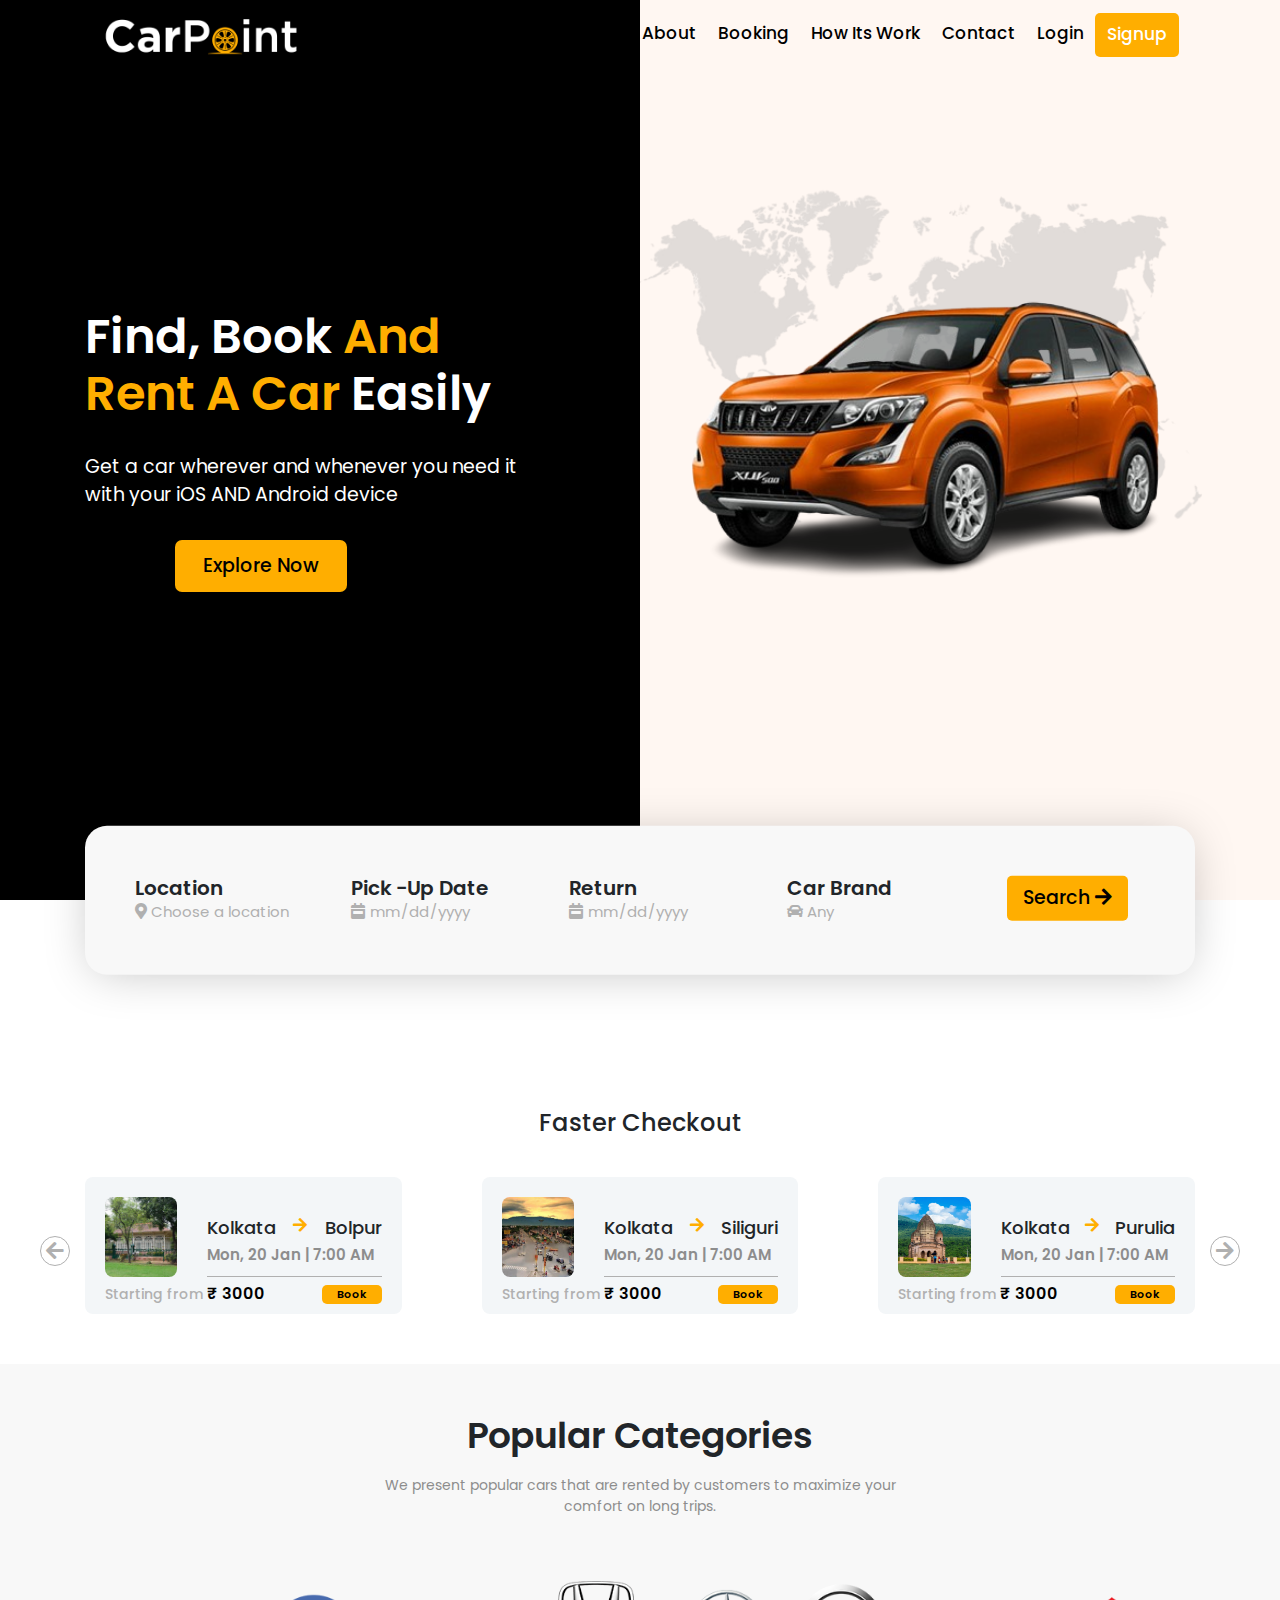
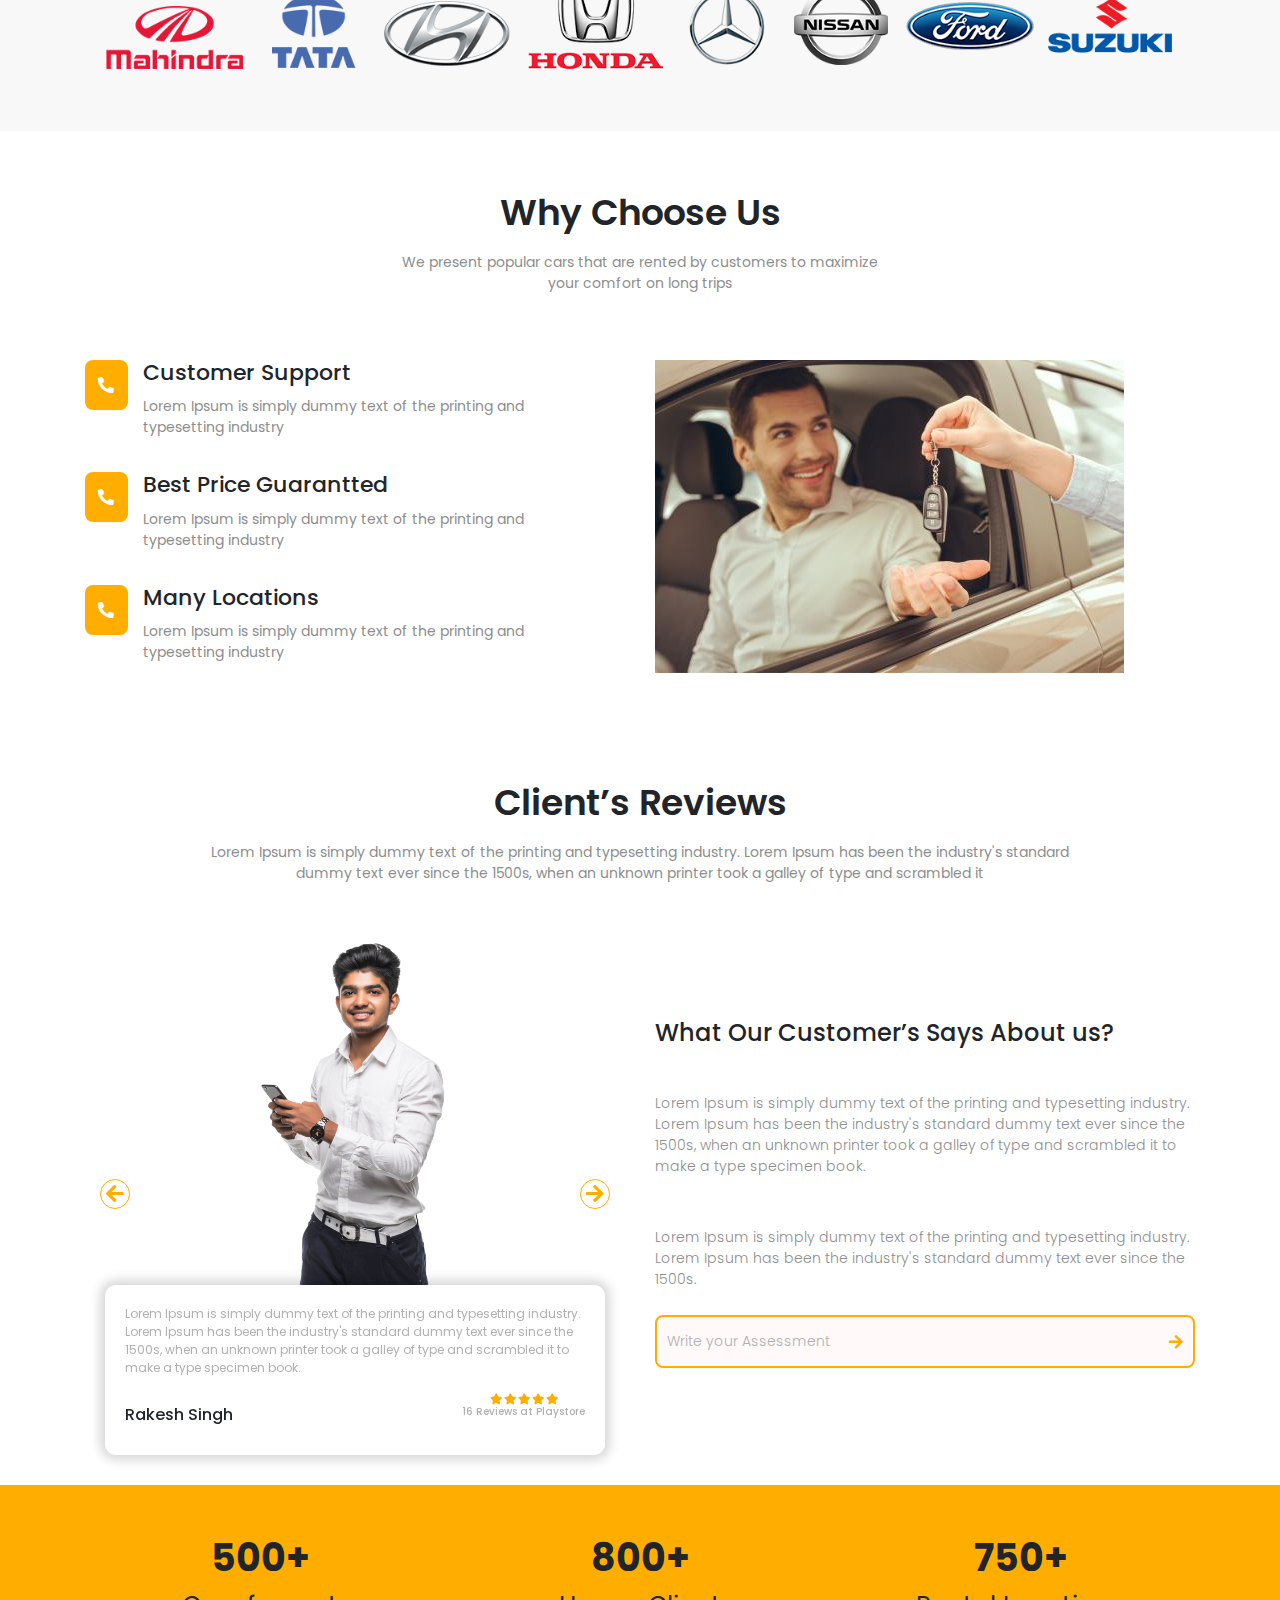
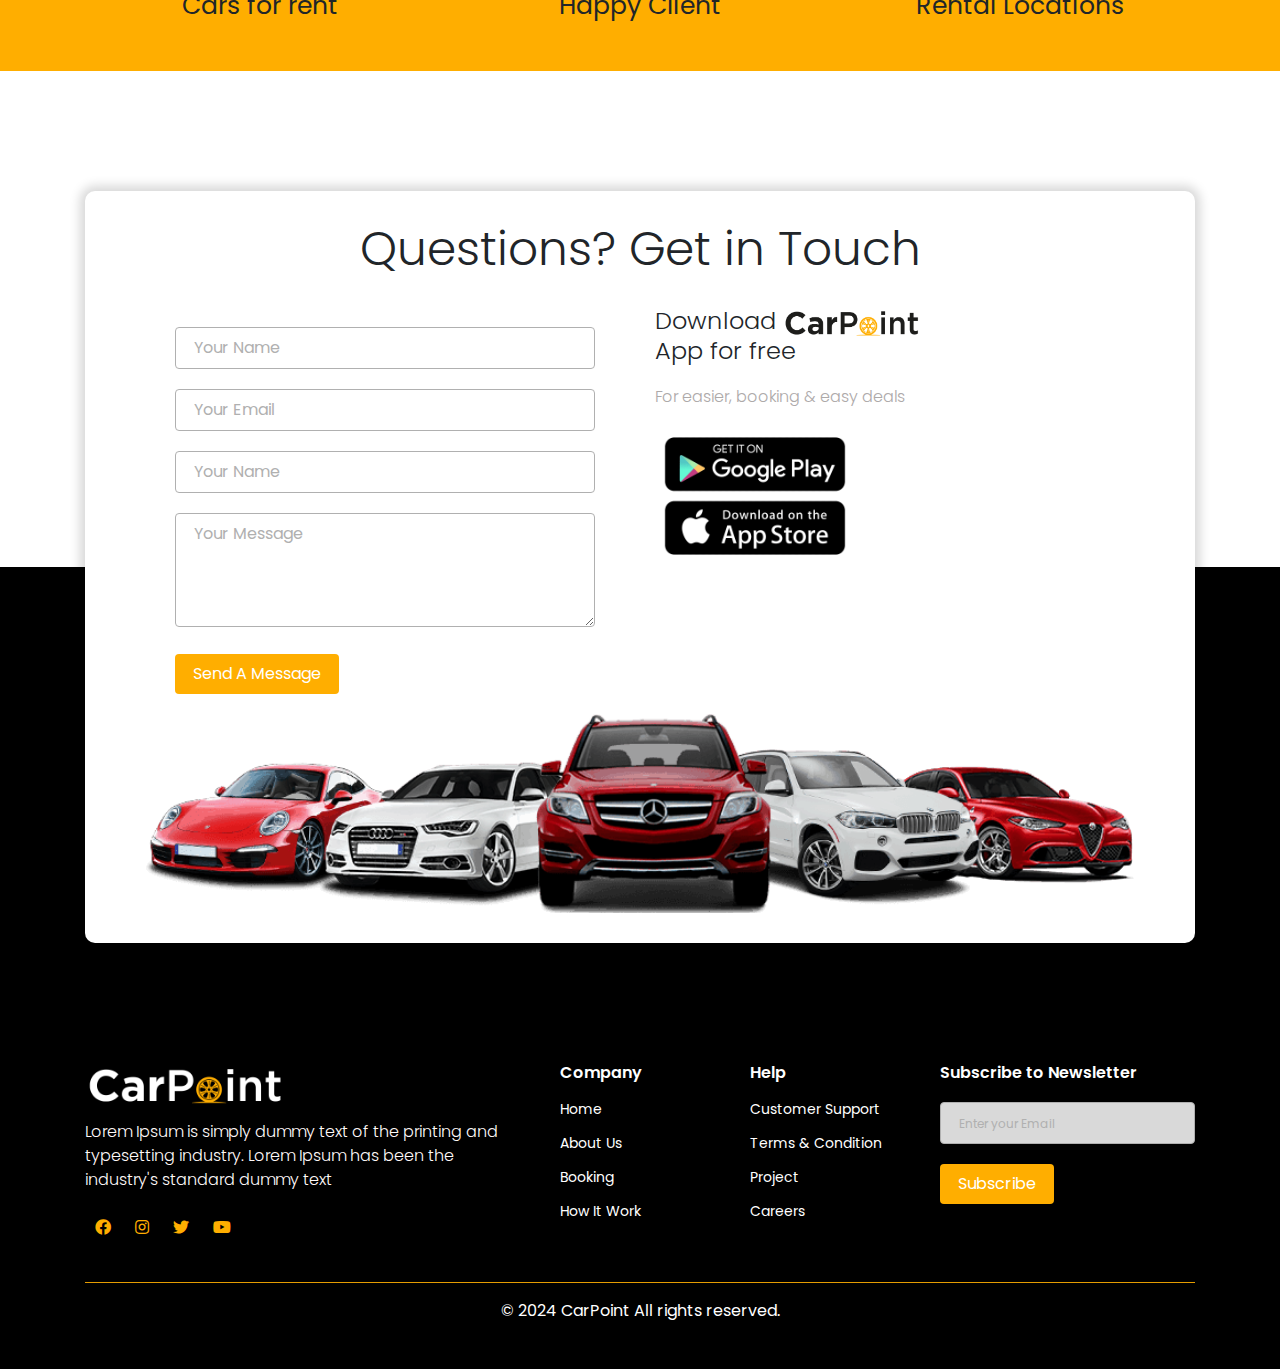
<file: index.html>
<!doctype html>
<html lang="en">

<head>
    <!-- Required meta tags -->
    <meta charset="utf-8">
    <meta name="viewport" content="width=device-width, initial-scale=1, shrink-to-fit=no">

    <!-- Bootstrap CSS -->
    <link rel="stylesheet" href="https://cdn.jsdelivr.net/npm/bootstrap@4.6.2/dist/css/bootstrap.min.css">
    <link
        href="https://fonts.googleapis.com/css2?family=Poppins:ital,wght@0,100;0,200;0,300;0,400;0,500;0,600;0,700;0,800;0,900;1,100;1,200;1,300;1,400;1,500;1,600;1,700;1,800;1,900&display=swap"
        rel="stylesheet">
    <link rel="stylesheet" href="https://cdnjs.cloudflare.com/ajax/libs/font-awesome/5.15.4/css/all.min.css" />
    <link rel="stylesheet"
        href="https://cdnjs.cloudflare.com/ajax/libs/OwlCarousel2/2.3.4/assets/owl.carousel.min.css" />
    <link rel="stylesheet"
        href="https://cdnjs.cloudflare.com/ajax/libs/OwlCarousel2/2.3.4/assets/owl.theme.default.min.css" />
    <link rel="stylesheet" href="css/style.css">

    <title>Home | Carpoint</title>
</head>

<body>
    <!-- header start -->
    <header class="header_section">
        <div class="container-lg">
            <nav class="navbar navbar-expand-lg navbar-light">
                <a class="navbar-brand" href="index.html">
                    <img src="images/logo.png" alt="Logo" width="200">
                </a>
                <button class="navbar-toggler" type="button" data-toggle="collapse"
                    data-target="#navbarSupportedContent" aria-controls="navbarSupportedContent" aria-expanded="false"
                    aria-label="Toggle navigation">
                    <span class="navbar-toggler-icon"></span>
                </button>

                <div class="collapse navbar-collapse" id="navbarSupportedContent">
                    <ul class="navbar-nav ml-auto">
                        <li class="nav-item active">
                            <a class="nav-link" href="about-us.html">About <span class="sr-only">(current)</span></a>
                        </li>
                        <li class="nav-item">
                            <a class="nav-link" href="booking.html">Booking</a>
                        </li>

                        <li class="nav-item">
                            <a class="nav-link" href="how-it-work.html">How Its Work </a>
                        </li>

                        <li class="nav-item">
                            <a class="nav-link" href="contact-us.html">Contact</a>
                        </li>

                        <li class="nav-item">
                            <a class="nav-link" href="sign-in.html">Login</a>
                        </li>

                        <li class="nav-item">
                            <a class="nav-link" href="sign-up.html">Signup</a>
                        </li>

                    </ul>
                </div>
            </nav>
        </div>
    </header>
    <!-- header end -->

    <main>
        <!-- Hero Sectiion Start -->
        <section class="hero-section">
            <div class="container">
                <div class="row">
                    <div class="col-md-6">
                        <div class="hero-content">
                            <h1>Find, Book <span>And Rent A Car</span> Easily</h1>
                            <p>Get a car wherever and whenever you need it with your iOS AND Android device</p>
                            <div class="explore-more-wrapper">
                                <a href="#">Explore Now</a>
                            </div>
                        </div>
                    </div>
                    <div class="col-md-6">
                        <div class="hero-car">
                            <img src="images/car-banner.png" alt="Car Image" class="img-fluid w-100">
                        </div>
                    </div>
                </div>
            </div>
        </section>
        <!-- Hero Sectiion End -->

        <!-- Search Car Section Start -->
        <section class="find_car_section">
            <div class="container">
                <form class="find_car_wrapper">
                    <div class="single_find_car_wrapper">
                        <h4>Location</h4>
                        <div>
                            <i class="fas fa-map-marker-alt"></i>
                            <input type="text" name="" id="" placeholder="Choose a location">
                        </div>
                    </div>
                    <div class="single_find_car_wrapper">
                        <h4>Pick -Up Date </h4>
                        <div>
                            <i class="fas fa-calendar-week"></i>
                            <input type="date" name="" id="" placeholder="Add a date & time">
                        </div>
                    </div>
                    <div class="single_find_car_wrapper">
                        <h4>Return</h4>
                        <div>
                            <i class="fas fa-calendar-week"></i>
                            <input type="date" name="" id="" placeholder="Add a date & time">
                        </div>
                    </div>
                    <div class="single_find_car_wrapper">
                        <h4>Car Brand </h4>
                        <div>
                            <i class="fas fa-car"></i>
                            <input type="text" name="" id="" placeholder="Any">
                        </div>
                    </div>
                    <div class="single_find_car_wrapper">
                        <button type="submit">Search <i class="fas fa-arrow-right"></i></button>
                    </div>
                </form>
            </div>
        </section>
        <!-- Search Car Section End -->

        <!-- Faster Checkout Section Start -->
        <section class="faster_checkout_section trips_single_wrapper">
            <div class="text-center">
                <h4>Faster Checkout</h4>
            </div>
            <div class="container">
                <div class="owl-carousel owl-theme" id="faster_checout">
                    <div class="item">
                        <div class="trips_single">
                            <div class="row">
                                <div class="col-md-4 pe-0">
                                    <img src="images/bolpur.jpg" alt="Bolpur">
                                </div>
                                <div class="col-md-8 ps-0">
                                    <div class="trips_single_desc">
                                        <div>
                                            <h4>Kolkata</h4>
                                            <i class="fas fa-arrow-right"></i>
                                            <h4>Bolpur</h4>
                                        </div>
                                        <p>Mon, 20 Jan | 7:00 AM</p>
                                    </div>
                                </div>
                            </div>
                            <div class="trips_single_footer">
                                <p>Starting from <span class="trip_price">&#8377; 3000</span></p>
                                <a href="#">Book</a>
                            </div>
                        </div>
                    </div>
                    <div class="item">
                        <div class="trips_single">
                            <div class="row">
                                <div class="col-md-4 pe-0">
                                    <img src="images/siliguri.jpg" alt="Siliguri">
                                </div>
                                <div class="col-md-8 ps-0">
                                    <div class="trips_single_desc">
                                        <div>
                                            <h4>Kolkata</h4>
                                            <i class="fas fa-arrow-right"></i>
                                            <h4>Siliguri</h4>
                                        </div>
                                        <p>Mon, 20 Jan | 7:00 AM</p>
                                    </div>
                                </div>
                            </div>
                            <div class="trips_single_footer">
                                <p>Starting from <span class="trip_price">&#8377; 3000</span></p>
                                <a href="#">Book</a>
                            </div>
                        </div>
                    </div>
                    <div class="item">
                        <div class="trips_single">
                            <div class="row">
                                <div class="col-md-4 pe-0">
                                    <img src="images/purulia.jpg" alt="Purulia">
                                </div>
                                <div class="col-md-8 ps-0">
                                    <div class="trips_single_desc">
                                        <div>
                                            <h4>Kolkata</h4>
                                            <i class="fas fa-arrow-right"></i>
                                            <h4>Purulia</h4>
                                        </div>
                                        <p>Mon, 20 Jan | 7:00 AM</p>
                                    </div>
                                </div>
                            </div>
                            <div class="trips_single_footer">
                                <p>Starting from <span class="trip_price">&#8377; 3000</span></p>
                                <a href="#">Book</a>
                            </div>
                        </div>
                    </div>
                    <div class="item">
                        <div class="trips_single">
                            <div class="row">
                                <div class="col-md-4 pe-0">
                                    <img src="images/bolpur.jpg" alt="Bolpur">
                                </div>
                                <div class="col-md-8 ps-0">
                                    <div class="trips_single_desc">
                                        <div>
                                            <h4>Kolkata</h4>
                                            <i class="fas fa-arrow-right"></i>
                                            <h4>Bolpur</h4>
                                        </div>
                                        <p>Mon, 20 Jan | 7:00 AM</p>
                                    </div>
                                </div>
                            </div>
                            <div class="trips_single_footer">
                                <p>Starting from <span class="trip_price">&#8377; 3000</span></p>
                                <a href="#">Book</a>
                            </div>
                        </div>
                    </div>
                </div>
        </section>
        <!-- Faster Checkout Section End -->

        <!-- Popular Categories Section Start -->
        <section class="popular_categories">
            <div class="">
                <div class="section_title">
                    <h3>Popular Categories</h3>
                    <p>We present popular cars that are rented by customers to maximize your<br> comfort on long trips.
                    </p>
                </div>
                <div>
                    <img src="images/car-logos.png" alt="Car Logos" class="img-fluid w-100">
                </div>
            </div>
        </section>
        <!-- Popular Categories Section End -->

        <!-- Why Choose Us Section Start -->
        <section class="why_choose_us_section">
            <div class="container">
                <div class="section_title">
                    <h3>Why Choose Us</h3>
                    <p>We present popular cars that are rented by customers to maximize <br /> your comfort on long
                        trips
                    </p>
                </div>
                <div class="row py-5">
                    <div class="col-md-6">
                        <div class="why_choose_us_wrapper">
                            <div class="single_why_choose_us">
                                <div class="icon_wrapper">
                                    <i class="fas fa-phone-alt"></i>
                                </div>
                                <div>
                                    <h4>Customer Support</h4>
                                    <p>Lorem Ipsum is simply dummy text of the printing and typesetting industry</p>
                                </div>
                            </div>
                            <div class="single_why_choose_us">
                                <div class="icon_wrapper">
                                    <i class="fas fa-phone-alt"></i>
                                </div>
                                <div>
                                    <h4>Best Price Guarantted</h4>
                                    <p>Lorem Ipsum is simply dummy text of the printing and typesetting industry</p>
                                </div>
                            </div>
                            <div class="single_why_choose_us">
                                <div class="icon_wrapper">
                                    <i class="fas fa-phone-alt"></i>
                                </div>
                                <div>
                                    <h4>Many Locations</h4>
                                    <p>Lorem Ipsum is simply dummy text of the printing and typesetting industry</p>
                                </div>
                            </div>
                        </div>
                    </div>
                    <div class="col-md-6">
                        <div class="why_choose_us_image">
                            <img src="images/choose_us.jpg" alt="Why Choose us" class="img-fluid">
                        </div>
                    </div>
                </div>
            </div>
        </section>
        <!-- Why Choose Us Section End -->

        <!-- Client Reviews Section Start -->
        <section class="client_reviews_section">
            <div class="container">
                <div class="section_title">
                    <h3>Client’s Reviews</h3>
                    <p>Lorem Ipsum is simply dummy text of the printing and typesetting industry. Lorem Ipsum has been
                        the
                        industry's standard <br /> dummy text ever since the 1500s, when an unknown printer took a
                        galley of
                        type and scrambled it</p>
                </div>

                <div class="row">
                    <div class="col-md-6">
                        <div class="client_reviews_wrapper">
                            <div class="owl-carousel owl-theme" id="cient_reviews">
                                <div class="item">
                                    <div class="single_client_reviews">
                                        <div class="client_image">
                                            <img src="images/rakesh.png" alt="Rakesh" class="img-fluid">
                                        </div>
                                        <div class="client_desc">
                                            <p>Lorem Ipsum is simply dummy text of the printing and typesetting
                                                industry.
                                                Lorem Ipsum has been the industry's standard dummy text ever since the
                                                1500s, when an unknown printer took a galley of type and scrambled it to
                                                make a type specimen book.</p>
                                            <div class="client_meta">
                                                <h4>Rakesh Singh</h4>
                                                <div class="ratings">
                                                    <div>
                                                        <i class="fas fa-star"></i>
                                                        <i class="fas fa-star"></i>
                                                        <i class="fas fa-star"></i>
                                                        <i class="fas fa-star"></i>
                                                        <i class="fas fa-star"></i>
                                                    </div>
                                                    <p>16 Reviews at Playstore </p>
                                                </div>
                                            </div>
                                        </div>
                                    </div>
                                </div>
                                <div class="item">
                                    <div class="single_client_reviews">
                                        <div class="client_image">
                                            <img src="images/rakesh.png" alt="Rakesh" class="img-fluid">
                                        </div>
                                        <div class="client_desc">
                                            <p>Lorem Ipsum is simply dummy text of the printing and typesetting
                                                industry.
                                                Lorem Ipsum has been the industry's standard dummy text ever since the
                                                1500s, when an unknown printer took a galley of type and scrambled it to
                                                make a type specimen book.</p>
                                            <div class="client_meta">
                                                <h4>Rakesh Singh</h4>
                                                <div class="ratings">
                                                    <div>
                                                        <i class="fas fa-star"></i>
                                                        <i class="fas fa-star"></i>
                                                        <i class="fas fa-star"></i>
                                                        <i class="fas fa-star"></i>
                                                        <i class="fas fa-star"></i>
                                                    </div>
                                                    <p>16 Reviews at Playstore </p>
                                                </div>
                                            </div>
                                        </div>
                                    </div>
                                </div>
                            </div>
                        </div>
                    </div>

                    <div class="col-md-6">
                        <div class="what_customer_says">
                            <h4>What Our Customer’s Says
                                About us?</h4>
                            <p>Lorem Ipsum is simply dummy text of the printing and typesetting industry. Lorem Ipsum
                                has
                                been
                                the industry's standard dummy text ever since the 1500s, when an unknown printer took a
                                galley
                                of type and scrambled it to make a type specimen book.</p>
                            <p>Lorem Ipsum is simply dummy text of the printing and typesetting industry. Lorem Ipsum
                                has
                                been
                                the industry's standard dummy text ever since the 1500s.</p>
                            <div class="assenment_write">
                                <p>Write your Assessment </p>
                                <i class="fas fa-arrow-right"></i>
                            </div>
                        </div>
                    </div>
                </div>
        </section>
        <!-- Client Reviews Section End -->

        <!-- Counter Section Start -->
        <section class="counter-section">
            <div class="container">
                <div class="row">
                    <div class="col-md-4">
                        <div class="single_counter">
                            <h2>500+</h2>
                            <h4>Cars for rent</h4>
                        </div>
                    </div>
                    <div class="col-md-4">
                        <div class="single_counter">
                            <h2>800+</h2>
                            <h4>Happy Client</h4>
                        </div>
                    </div>
                    <div class="col-md-4">
                        <div class="single_counter">
                            <h2>750+</h2>
                            <h4>Rental Locations</h4>
                        </div>
                    </div>
                </div>
            </div>
        </section>
        <!-- Counter Section End -->
    </main>

    <!-- Get in touch start -->
    <section class="get_in_touch_section">
        <div class="container">
            <div class="get_in_touch_inner_wrapper">
                <h2>Questions? Get in Touch</h2>
                <div class="row">
                    <div class="col-md-6">
                        <form action="">
                            <div class="form-field">
                                <input type="text" name="name" id="name" placeholder="Your Name">
                            </div>
                            <div class="form-field">
                                <input type="text" name="email" id="email" placeholder="Your Email">
                            </div>
                            <div class="form-field">
                                <input type="text" name="name" id="name" placeholder="Your Name">
                            </div>
                            <div class="form-field">
                                <textarea type="text" rows="4" name="message" id="message"
                                    placeholder="Your Message"></textarea>
                            </div>
                            <div class="form-field">
                                <button type="submit">Send a message</button>
                            </div>
                        </form>
                    </div>
                    <div class="col-md-6">
                        <div class="download_app_area">
                            <h5>
                                Download
                                <img src="images/logo-dark.png" alt="Logo" width="140">
                            </h5>
                            <h5>App for free</h5>
                            <p>For easier, booking & easy deals</p>
                            <div>
                                <img src="images/app.png" alt="Download the app" width="200">
                            </div>
                        </div>
                    </div>
                </div>
                <div>
                    <img src="images/all-car.png" alt="All Car" class="img-fluid w-100">
                </div>
            </div>
        </div>
    </section>
    <!-- Get in touch end -->

    <!-- footer start -->
    <footer>
        <div class="container-lg">
            <div class="row">
                <div class="col-md-5">
                    <div class="footer-widget">
                        <img src="images/logo.png" alt="Logo" width="200">
                        <p>Lorem Ipsum is simply dummy text of the printing and
                            typesetting industry. Lorem Ipsum has been the industry's
                            standard dummy text</p>
                        <div class="social-logos">
                            <ul>
                                <li>
                                    <a href="#">
                                        <i class="fab fa-facebook"></i>
                                    </a>
                                </li>
                                <li>
                                    <a href="#">
                                        <i class="fab fa-instagram"></i>
                                    </a>
                                </li>
                                <li>
                                    <a href="#">
                                        <i class="fab fa-twitter"></i>
                                    </a>
                                </li>
                                <li>
                                    <a href="#">
                                        <i class="fab fa-youtube"></i>
                                    </a>
                                </li>
                            </ul>
                        </div>
                    </div>
                </div>
                <div class="col-md-2">
                    <div class="footer-widget">
                        <h3>Company</h3>
                        <div class="footer-menu">
                            <ul>
                                <li>
                                    <a href="#">
                                        Home
                                    </a>
                                </li>
                                <li>
                                    <a href="#">
                                        About Us
                                    </a>
                                </li>
                                <li>
                                    <a href="#">
                                        Booking
                                    </a>
                                </li>
                                <li>
                                    <a href="#">
                                        How It Work
                                    </a>
                                </li>
                            </ul>
                        </div>
                    </div>
                </div>
                <div class="col-md-2">
                    <div class="footer-widget">
                        <h3>Help</h3>
                        <div class="footer-menu">
                            <ul>
                                <li>
                                    <a href="#">
                                        Customer Support
                                    </a>
                                </li>
                                <li>
                                    <a href="#">
                                        Terms & Condition
                                    </a>
                                </li>
                                <li>
                                    <a href="#">
                                        Project
                                    </a>
                                </li>
                                <li>
                                    <a href="#">
                                        Careers
                                    </a>
                                </li>
                            </ul>
                        </div>
                    </div>
                </div>
                <div class="col-md-3">
                    <div class="footer-widget">
                        <h3>Subscribe to Newsletter</h3>
                        <form action="">
                            <div class="form-field">
                                <input type="text" placeholder="Enter your Email">
                            </div>
                            <div class="form-field">
                                <button type="submit">Subscribe</button>
                            </div>

                        </form>
                    </div>
                </div>
            </div>
            <hr />
            <div class="copyright text-center text-white ">
                <p>&copy; 2024 CarPoint All rights reserved.</p>
            </div>
        </div>
    </footer>
    <!-- footer end -->

    <script src="https://cdn.jsdelivr.net/npm/jquery@3.5.1/dist/jquery.slim.min.js"></script>
    <script src="https://cdn.jsdelivr.net/npm/bootstrap@4.6.2/dist/js/bootstrap.bundle.min.js"></script>
    <script src="https://cdnjs.cloudflare.com/ajax/libs/OwlCarousel2/2.3.4/owl.carousel.min.js"></script>
    <script src="js/main.js"></script>
</body>

</html>
</file>
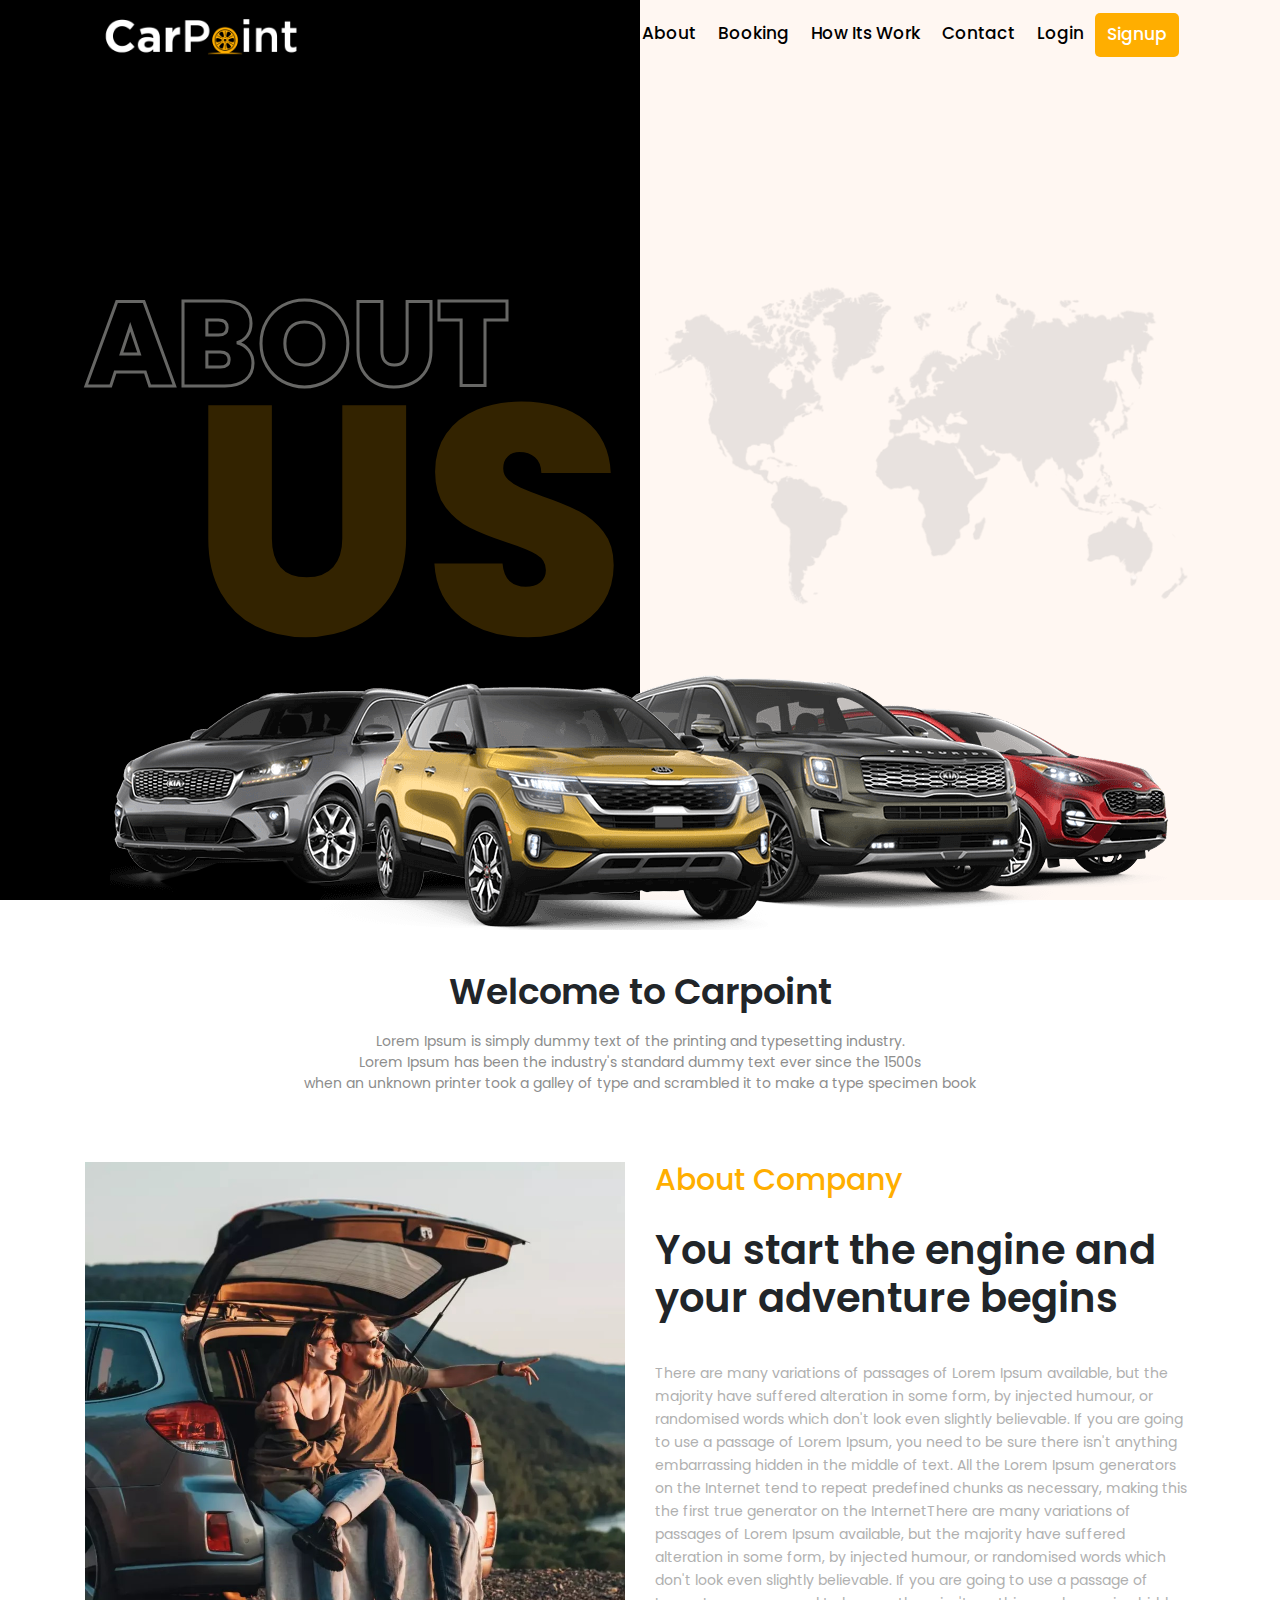
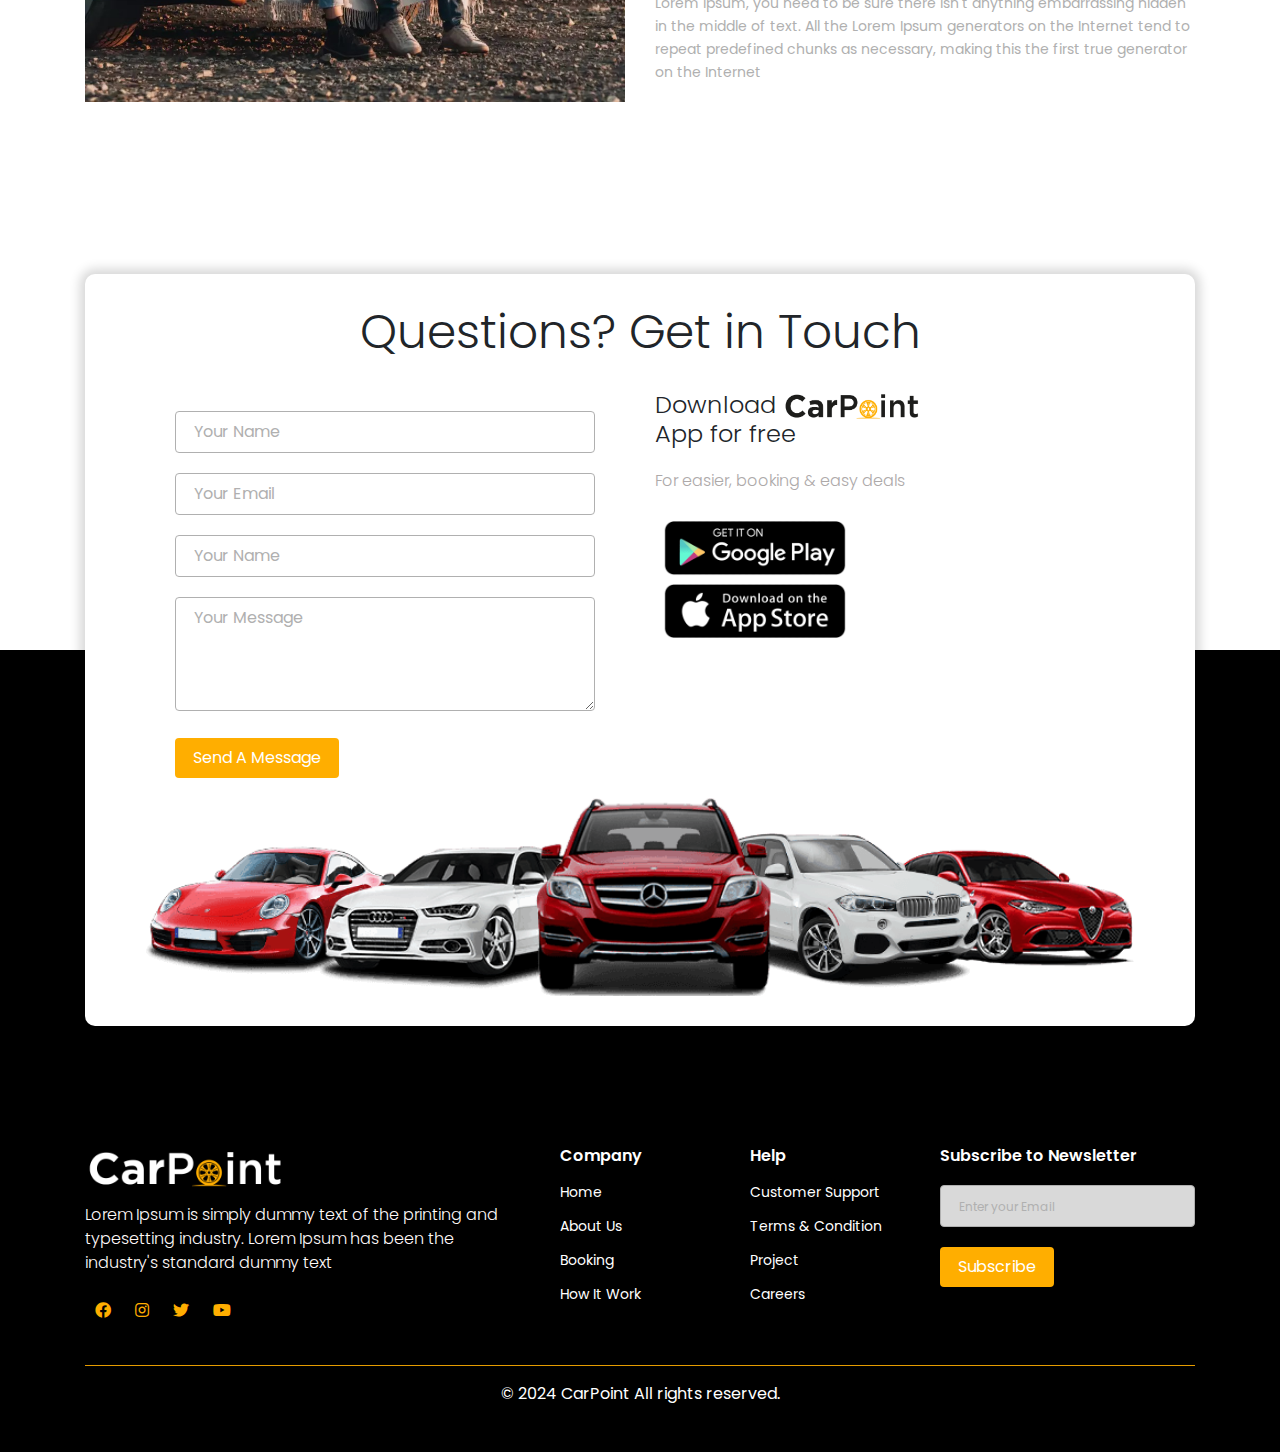
<file: about-us.html>
<!doctype html>
<html lang="en">

<head>
    <!-- Required meta tags -->
    <meta charset="utf-8">
    <meta name="viewport" content="width=device-width, initial-scale=1, shrink-to-fit=no">

    <!-- Bootstrap CSS -->
    <link rel="stylesheet" href="https://cdn.jsdelivr.net/npm/bootstrap@4.6.2/dist/css/bootstrap.min.css">
    <link
        href="https://fonts.googleapis.com/css2?family=Poppins:ital,wght@0,100;0,200;0,300;0,400;0,500;0,600;0,700;0,800;0,900;1,100;1,200;1,300;1,400;1,500;1,600;1,700;1,800;1,900&display=swap"
        rel="stylesheet">
    <link rel="stylesheet" href="https://cdnjs.cloudflare.com/ajax/libs/font-awesome/5.15.4/css/all.min.css" />
    <link rel="stylesheet"
        href="https://cdnjs.cloudflare.com/ajax/libs/OwlCarousel2/2.3.4/assets/owl.carousel.min.css" />
    <link rel="stylesheet"
        href="https://cdnjs.cloudflare.com/ajax/libs/OwlCarousel2/2.3.4/assets/owl.theme.default.min.css" />
    <link rel="stylesheet" href="css/about.css">

    <title>About Us | Carpoint</title>
</head>

<body>
    <!-- header start -->
    <header class="header_section">
        <div class="container-lg">
            <nav class="navbar navbar-expand-lg navbar-light">
                <a class="navbar-brand" href="index.html">
                    <img src="images/logo.png" alt="Logo" width="200">
                </a>
                <button class="navbar-toggler" type="button" data-toggle="collapse"
                    data-target="#navbarSupportedContent" aria-controls="navbarSupportedContent" aria-expanded="false"
                    aria-label="Toggle navigation">
                    <span class="navbar-toggler-icon"></span>
                </button>

                <div class="collapse navbar-collapse" id="navbarSupportedContent">
                    <ul class="navbar-nav ml-auto">
                        <li class="nav-item active">
                            <a class="nav-link" href="about-us.html">About <span class="sr-only">(current)</span></a>
                        </li>
                        <li class="nav-item">
                            <a class="nav-link" href="booking.html">Booking</a>
                        </li>

                        <li class="nav-item">
                            <a class="nav-link" href="how-it-work.html">How Its Work </a>
                        </li>

                        <li class="nav-item">
                            <a class="nav-link" href="contact-us.html">Contact</a>
                        </li>

                        <li class="nav-item">
                            <a class="nav-link" href="sign-in.html">Login</a>
                        </li>

                        <li class="nav-item">
                            <a class="nav-link" href="sign-up.html">Signup</a>
                        </li>

                    </ul>
                </div>
            </nav>
        </div>
    </header>
    <!-- header end -->

    <main>
        <!-- Breadcrumb Section start -->
        <section class="hero-section breadcrumb-section">
            <div class="container">
                <div class="row">
                    <div class="col-md-6">
                        <div class="breadcrumb-content">
                            <h3>about</h3>
                            <h2 class="low-opacity">Us</h2>
                        </div>
                    </div>
                    <div class="col-md-6">
                        <div class="breadcrumb-right-image">
                            <img src="images/map.png" alt="Map Image" class="img-fluid w-100 ">
                        </div>
                    </div>
                </div>
            </div>
            <div class="breadcrumb-image">
                <img src="images/all-car-breadcrumb.png" alt="Breadcrumb image" class="img-fluid">
            </div>
        </section>
        <!-- Breadcrumb Section end -->

        <!-- Welcome Section Start -->
        <section class="welcome_section">
            <div class="container">
                <div class="section_title">
                    <h3>Welcome to Carpoint</h3>
                    <p>Lorem Ipsum is simply dummy text of the printing and typesetting industry.<br />
                        Lorem Ipsum has been the industry's standard dummy text ever since the 1500s <br />
                        when an unknown printer took a galley of type and scrambled it to make a type specimen book</p>
                </div>
                <div class="welcome-wrapper">
                    <div class="row">
                        <div class="col-md-6">
                            <div class="welcome-image">
                                <img src="images/welcome.jpg" alt="Welcome" class="img-fluid w-100">
                            </div>
                        </div>
                        <div class="col-md-6">
                            <div class="welcome-content">
                                <h3>About Company</h3>
                                <h3>You start the engine
                                    and your adventure
                                    begins</h3>
                                <p>There are many variations of passages of Lorem Ipsum available, but the majority have
                                    suffered alteration in some form, by injected humour, or randomised words which
                                    don't
                                    look
                                    even slightly believable. If you are going to use a passage of Lorem Ipsum, you need
                                    to
                                    be
                                    sure there isn't anything embarrassing hidden in the middle of text. All the Lorem
                                    Ipsum
                                    generators on the Internet tend to repeat predefined chunks as necessary, making
                                    this
                                    the
                                    first true generator on the InternetThere are many variations of passages of Lorem
                                    Ipsum
                                    available, but the majority have suffered alteration in some form, by injected
                                    humour,
                                    or
                                    randomised words which don't look even slightly believable. If you are going to use
                                    a
                                    passage of Lorem Ipsum, you need to be sure there isn't anything embarrassing hidden
                                    in
                                    the
                                    middle of text. All the Lorem Ipsum generators on the Internet tend to repeat
                                    predefined
                                    chunks as necessary, making this the first true generator on the Internet</p>
                            </div>
                        </div>
                    </div>
                </div>
            </div>
        </section>
        <!-- Welcome Section End -->
    </main>

    <!-- Get in touch start -->
    <section class="get_in_touch_section">
        <div class="container">
            <div class="get_in_touch_inner_wrapper">
                <h2>Questions? Get in Touch</h2>
                <div class="row">
                    <div class="col-md-6">
                        <form action="">
                            <div class="form-field">
                                <input type="text" name="name" id="name" placeholder="Your Name">
                            </div>
                            <div class="form-field">
                                <input type="text" name="email" id="email" placeholder="Your Email">
                            </div>
                            <div class="form-field">
                                <input type="text" name="name" id="name" placeholder="Your Name">
                            </div>
                            <div class="form-field">
                                <textarea type="text" rows="4" name="message" id="message"
                                    placeholder="Your Message"></textarea>
                            </div>
                            <div class="form-field">
                                <button type="submit">Send a message</button>
                            </div>
                        </form>
                    </div>
                    <div class="col-md-6">
                        <div class="download_app_area">
                            <h5>
                                Download
                                <img src="images/logo-dark.png" alt="Logo" width="140">
                            </h5>
                            <h5>App for free</h5>
                            <p>For easier, booking & easy deals</p>
                            <div>
                                <img src="images/app.png" alt="Download the app" width="200">
                            </div>
                        </div>
                    </div>
                </div>
                <div>
                    <img src="images/all-car.png" alt="All Car" class="img-fluid w-100">
                </div>
            </div>
        </div>
    </section>
    <!-- Get in touch end -->

    <!-- footer start -->
    <footer>
        <div class="container-lg">
            <div class="row">
                <div class="col-md-5">
                    <div class="footer-widget">
                        <img src="images/logo.png" alt="Logo" width="200">
                        <p>Lorem Ipsum is simply dummy text of the printing and
                            typesetting industry. Lorem Ipsum has been the industry's
                            standard dummy text</p>
                        <div class="social-logos">
                            <ul>
                                <li>
                                    <a href="#">
                                        <i class="fab fa-facebook"></i>
                                    </a>
                                </li>
                                <li>
                                    <a href="#">
                                        <i class="fab fa-instagram"></i>
                                    </a>
                                </li>
                                <li>
                                    <a href="#">
                                        <i class="fab fa-twitter"></i>
                                    </a>
                                </li>
                                <li>
                                    <a href="#">
                                        <i class="fab fa-youtube"></i>
                                    </a>
                                </li>
                            </ul>
                        </div>
                    </div>
                </div>
                <div class="col-md-2">
                    <div class="footer-widget">
                        <h3>Company</h3>
                        <div class="footer-menu">
                            <ul>
                                <li>
                                    <a href="#">
                                        Home
                                    </a>
                                </li>
                                <li>
                                    <a href="#">
                                        About Us
                                    </a>
                                </li>
                                <li>
                                    <a href="#">
                                        Booking
                                    </a>
                                </li>
                                <li>
                                    <a href="#">
                                        How It Work
                                    </a>
                                </li>
                            </ul>
                        </div>
                    </div>
                </div>
                <div class="col-md-2">
                    <div class="footer-widget">
                        <h3>Help</h3>
                        <div class="footer-menu">
                            <ul>
                                <li>
                                    <a href="#">
                                        Customer Support
                                    </a>
                                </li>
                                <li>
                                    <a href="#">
                                        Terms & Condition
                                    </a>
                                </li>
                                <li>
                                    <a href="#">
                                        Project
                                    </a>
                                </li>
                                <li>
                                    <a href="#">
                                        Careers
                                    </a>
                                </li>
                            </ul>
                        </div>
                    </div>
                </div>
                <div class="col-md-3">
                    <div class="footer-widget">
                        <h3>Subscribe to Newsletter</h3>
                        <form action="">
                            <div class="form-field">
                                <input type="text" placeholder="Enter your Email">
                            </div>
                            <div class="form-field">
                                <button type="submit">Subscribe</button>
                            </div>

                        </form>
                    </div>
                </div>
            </div>
            <hr />
            <div class="copyright text-center text-white ">
                <p>&copy; 2024 CarPoint All rights reserved.</p>
            </div>
        </div>
    </footer>
    <!-- footer end -->

    <script src="https://cdn.jsdelivr.net/npm/jquery@3.5.1/dist/jquery.slim.min.js"></script>
    <script src="https://cdn.jsdelivr.net/npm/bootstrap@4.6.2/dist/js/bootstrap.bundle.min.js"></script>
    <script src="https://cdnjs.cloudflare.com/ajax/libs/OwlCarousel2/2.3.4/owl.carousel.min.js"></script>
    <script src="js/main.js"></script>
</body>

</html>
</file>
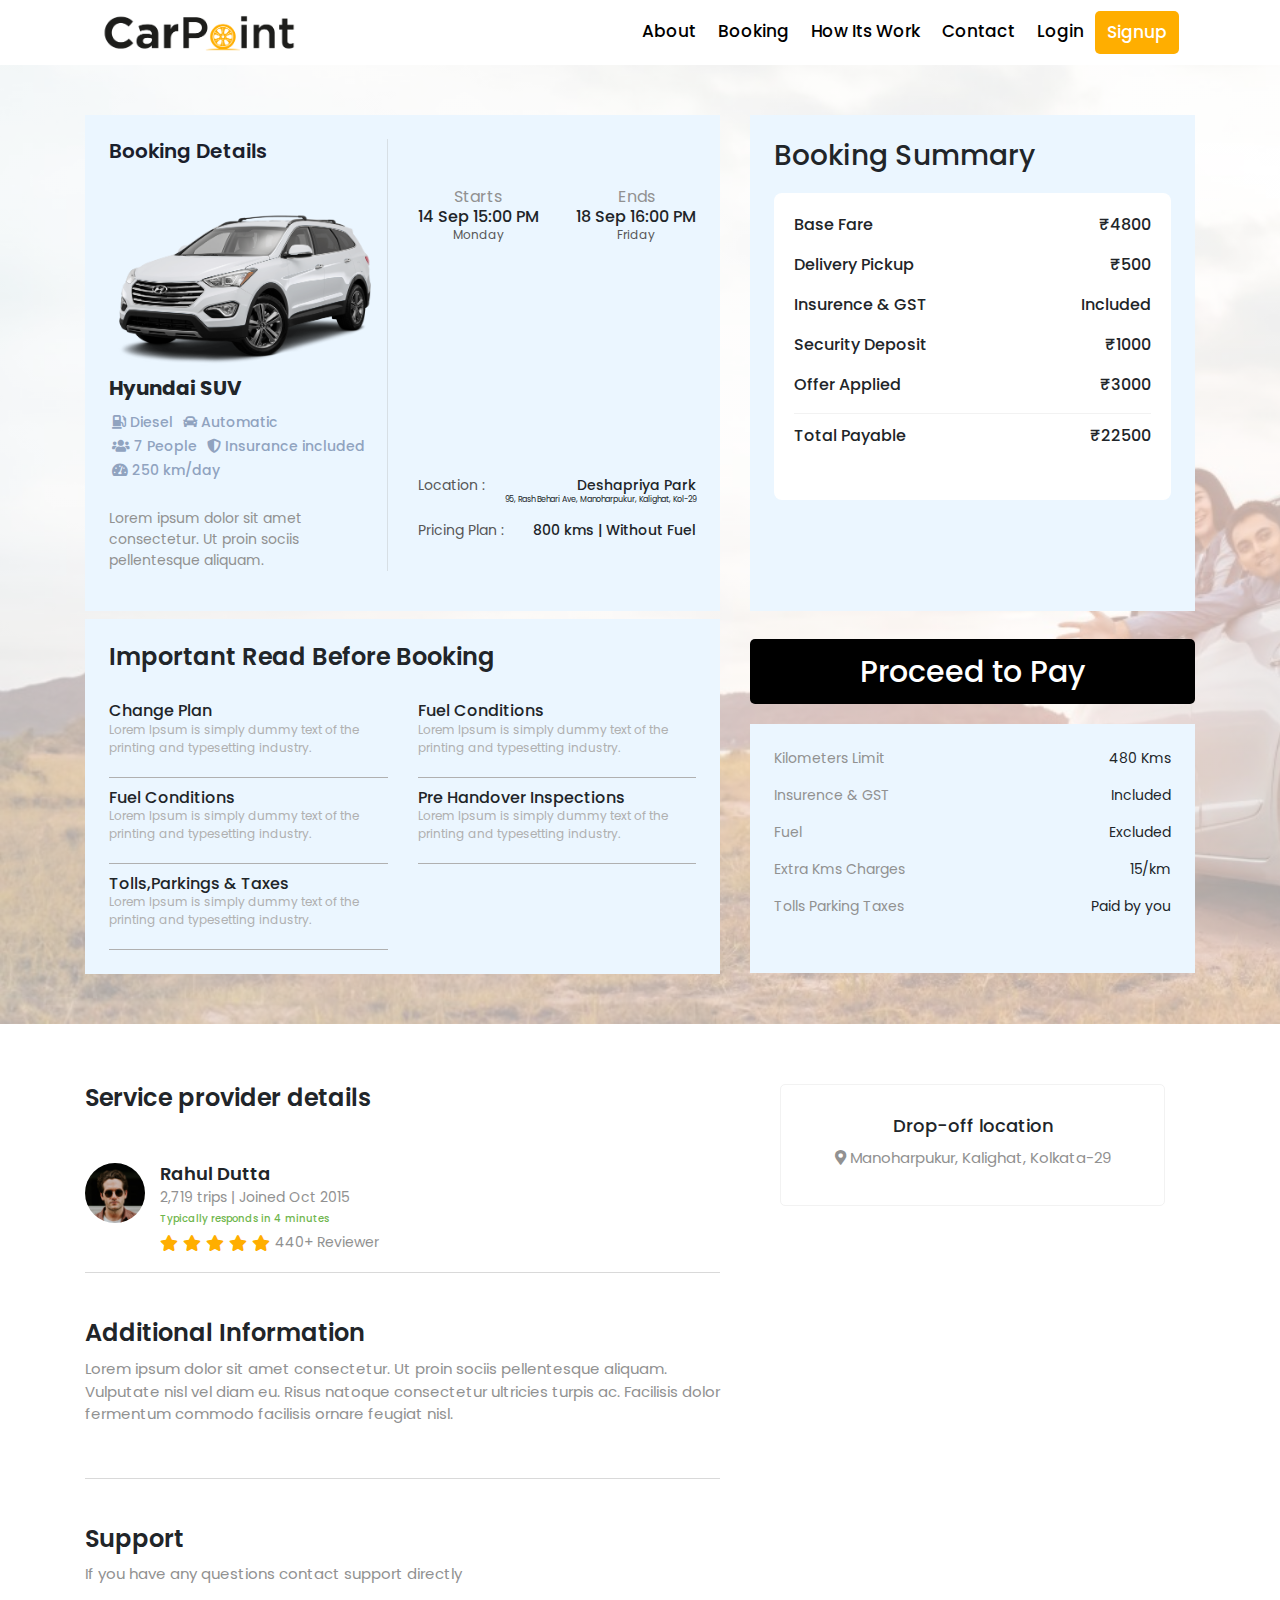
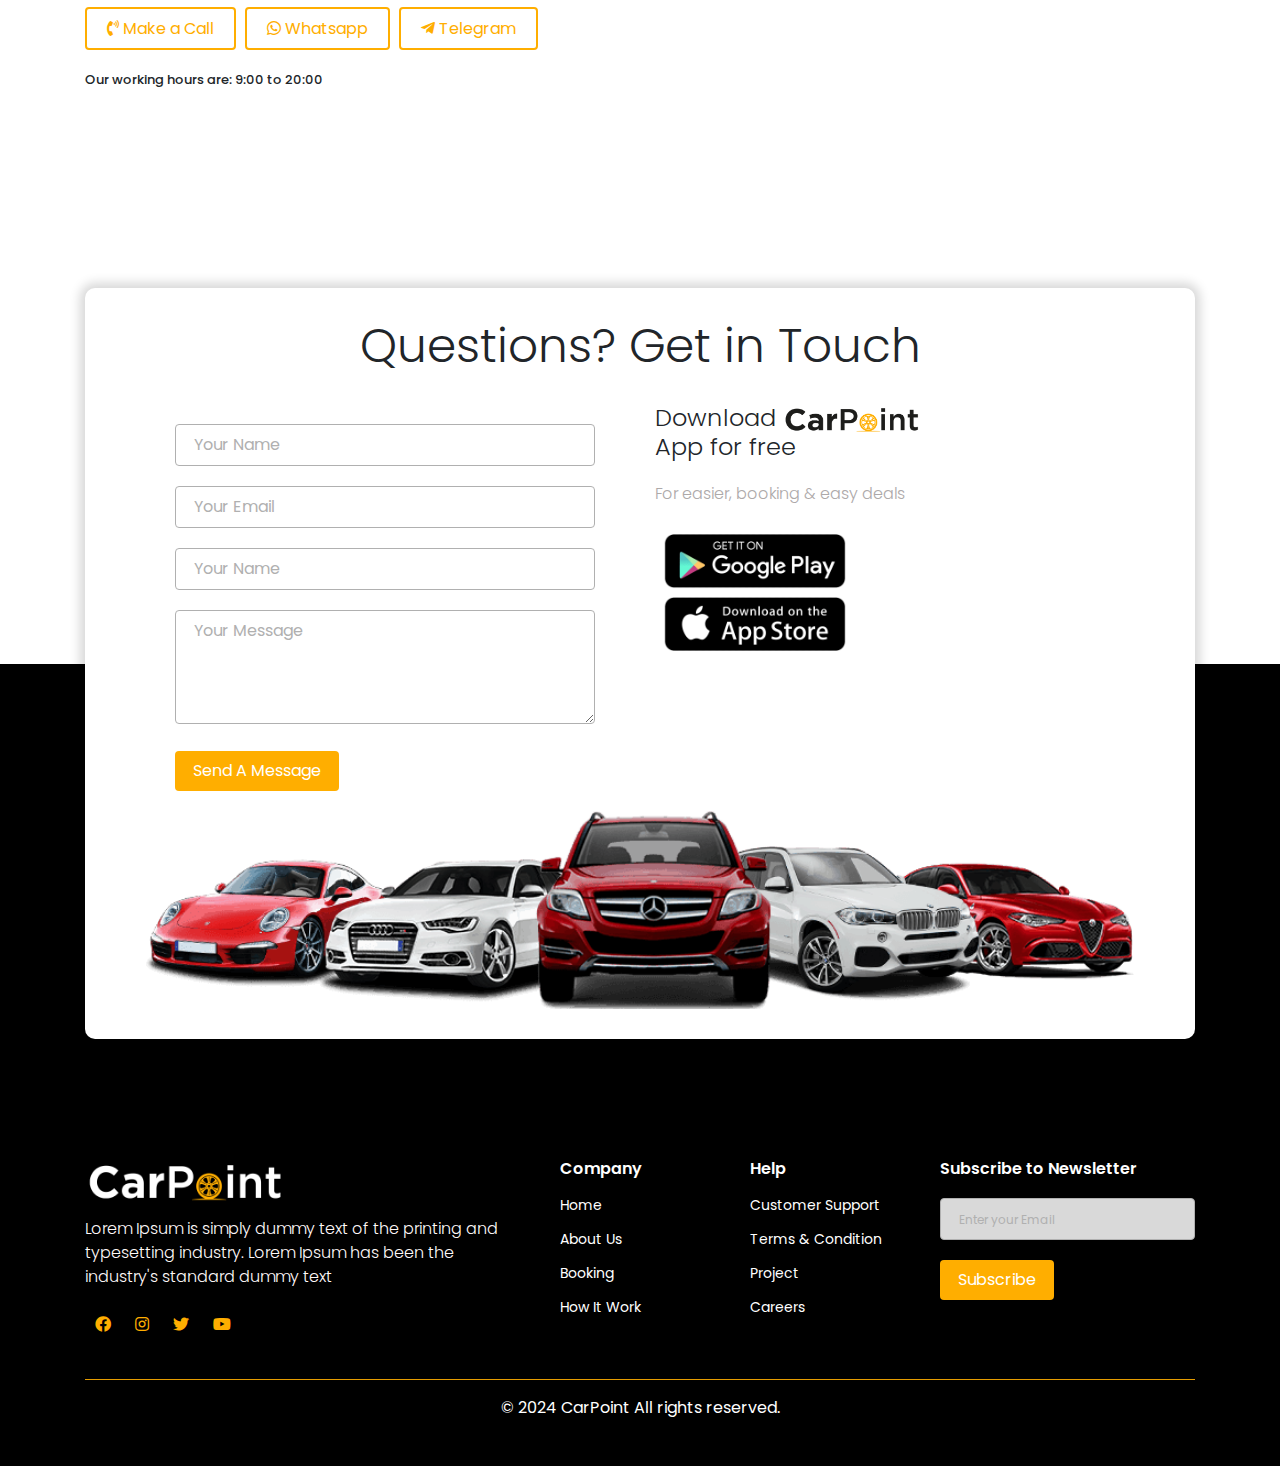
<file: booking-details.html>
<!doctype html>
<html lang="en">

<head>
    <!-- Required meta tags -->
    <meta charset="utf-8">
    <meta name="viewport" content="width=device-width, initial-scale=1, shrink-to-fit=no">

    <!-- Bootstrap CSS -->
    <link rel="stylesheet" href="https://cdn.jsdelivr.net/npm/bootstrap@4.6.2/dist/css/bootstrap.min.css">
    <link
        href="https://fonts.googleapis.com/css2?family=Poppins:ital,wght@0,100;0,200;0,300;0,400;0,500;0,600;0,700;0,800;0,900;1,100;1,200;1,300;1,400;1,500;1,600;1,700;1,800;1,900&display=swap"
        rel="stylesheet">
    <link rel="stylesheet" href="https://cdnjs.cloudflare.com/ajax/libs/font-awesome/5.15.4/css/all.min.css" />
    <link rel="stylesheet"
        href="https://cdnjs.cloudflare.com/ajax/libs/OwlCarousel2/2.3.4/assets/owl.carousel.min.css" />
    <link rel="stylesheet"
        href="https://cdnjs.cloudflare.com/ajax/libs/OwlCarousel2/2.3.4/assets/owl.theme.default.min.css" />
    <link rel="stylesheet" href="css/booking-details.css">

    <title>Booking Details | Carpoint</title>
</head>

<body>
    <!-- header start -->
    <header class="header_section">
        <div class="container-lg">
            <nav class="navbar navbar-expand-lg navbar-light">
                <a class="navbar-brand" href="index.html">
                    <img src="images/logo-dark.png" alt="Logo" width="200">
                </a>
                <button class="navbar-toggler" type="button" data-toggle="collapse"
                    data-target="#navbarSupportedContent" aria-controls="navbarSupportedContent" aria-expanded="false"
                    aria-label="Toggle navigation">
                    <span class="navbar-toggler-icon"></span>
                </button>

                <div class="collapse navbar-collapse" id="navbarSupportedContent">
                    <ul class="navbar-nav ml-auto">
                        <li class="nav-item active">
                            <a class="nav-link" href="about-us.html">About <span class="sr-only">(current)</span></a>
                        </li>
                        <li class="nav-item">
                            <a class="nav-link" href="booking.html">Booking</a>
                        </li>

                        <li class="nav-item">
                            <a class="nav-link" href="how-it-work.html">How Its Work </a>
                        </li>

                        <li class="nav-item">
                            <a class="nav-link" href="contact-us.html">Contact</a>
                        </li>

                        <li class="nav-item">
                            <a class="nav-link" href="sign-in.html">Login</a>
                        </li>

                        <li class="nav-item">
                            <a class="nav-link" href="sign-up.html">Signup</a>
                        </li>

                    </ul>
                </div>
            </nav>
        </div>
    </header>
    <!-- header end -->

    <main>
        <!-- Car Details Section Start -->
        <section class="car_details_section">
            <div class="container-lg">
                <div class="row">
                    <div class="col-md-7">
                        <div class="bg-off-wite p-4">
                            <div class="row">
                                <div class="col-md-6">
                                    <div class="booking_details_wrapper">
                                        <h3>Booking Details</h3>
                                        <img src="images/car1.png" alt="Car" class="img-fluid">
                                        <h4>Hyundai SUV</h4>
                                        <div class="car_meta">
                                            <ul>
                                                <li>
                                                    <i class="fas fa-gas-pump"></i>
                                                    Diesel
                                                </li>
                                                <li>
                                                    <i class="fas fa-car"></i>
                                                    Automatic
                                                </li>
                                                <li>
                                                    <i class="fas fa-users"></i>
                                                    7 People
                                                </li>
                                                <li>
                                                    <i class="fas fa-shield-alt"></i>
                                                    Insurance included
                                                </li>
                                                <li>
                                                    <i class="fas fa-tachometer-alt"></i>
                                                    250 km/day
                                                </li>
                                            </ul>
                                        </div>

                                        <p>Lorem ipsum dolor sit amet consectetur. Ut proin sociis pellentesque aliquam.
                                        </p>
                                    </div>


                                </div>

                                <div class="col-md-6">
                                    <div class="d-flex flex-column justify-content-between h-100 py-5">

                                        <div class="car_track">
                                            <div class="car_track_start">
                                                <h4>Starts</h4>
                                                <h3>14 Sep 15:00 PM </h3>
                                                <p>Monday</p>
                                            </div>
                                            <div class="car_track_end">
                                                <h4>Ends</h4>
                                                <h3>18 Sep 16:00 PM </h3>
                                                <p>Friday</p>
                                            </div>
                                        </div>

                                        <div class="car_details_location">
                                            <div>
                                                <h5>Location :</h5>
                                                <div>
                                                    <h4>Deshapriya Park</h4>
                                                    <p>95, Rash Behari Ave, Manoharpukur, Kalighat, Kol-29</p>
                                                </div>
                                            </div>
                                            <div>
                                                <h5>Pricing Plan :</h5>
                                                <div>
                                                    <h4>800 kms | Without Fuel</h4>
                                                </div>
                                            </div>
                                        </div>
                                    </div>
                                </div>
                            </div>
                        </div>
                    </div>
                    <div class="col-md-5">
                        <div class="bg-off-wite p-4 h-100">
                            <div class="booking-summary h-100">
                                <h3>Booking Summary</h3>
                                <div class="booking-summary-details">
                                    <ul>
                                        <li>
                                            <p>Base Fare</p>
                                            <p>&#x20B9;4800</p>
                                        </li>
                                        <li>
                                            <p>Delivery Pickup</p>
                                            <p>&#x20B9;500</p>
                                        </li>
                                        <li>
                                            <p>Insurence & GST</p>
                                            <p>Included</p>
                                        </li>
                                        <li>
                                            <p>Security Deposit</p>
                                            <p>&#x20B9;1000</p>
                                        </li>
                                        <li>
                                            <p>Offer Applied</p>
                                            <p>&#x20B9;3000</p>
                                        </li>
                                        <li>
                                            <p>Total Payable</p>
                                            <p>&#x20B9;22500</p>
                                        </li>
                                    </ul>
                                </div>
                            </div>
                        </div>
                    </div>
                </div>

                <div class="row mt-2">
                    <div class="col-md-7">
                        <div class="bg-off-wite p-4">
                            <div class="important_read">
                                <h3>Important Read Before Booking </h3>
                                <div class="row">
                                    <div class="col-md-6">
                                        <div class="important_read_item">
                                            <h4>Change Plan</h4>
                                            <p>Lorem Ipsum is simply dummy text of the printing and typesetting
                                                industry.
                                            </p>
                                        </div>
                                    </div>
                                    <div class="col-md-6">
                                        <div class="important_read_item">
                                            <h4>Fuel Conditions</h4>
                                            <p>Lorem Ipsum is simply dummy text of the printing and typesetting
                                                industry.
                                            </p>
                                        </div>
                                    </div>
                                    <div class="col-md-6">
                                        <div class="important_read_item">
                                            <h4>Fuel Conditions</h4>
                                            <p>Lorem Ipsum is simply dummy text of the printing and typesetting
                                                industry.
                                            </p>
                                        </div>
                                    </div>
                                    <div class="col-md-6">
                                        <div class="important_read_item">
                                            <h4>Pre Handover Inspections </h4>
                                            <p>Lorem Ipsum is simply dummy text of the printing and typesetting
                                                industry.
                                            </p>
                                        </div>
                                    </div>
                                    <div class="col-md-6">
                                        <div class="important_read_item">
                                            <h4>Tolls,Parkings & Taxes</h4>
                                            <p>Lorem Ipsum is simply dummy text of the printing and typesetting
                                                industry.
                                            </p>
                                        </div>
                                    </div>
                                </div>
                            </div>
                        </div>
                    </div>

                    <div class="col-md-5">
                        <div class="proceed_to_pay">
                            <a href="payment.html">Proceed to Pay</a>
                        </div>
                        <div class="bg-off-wite p-4">
                            <div class="">
                                <div class="kilometer-summary-details">
                                    <ul>
                                        <li>
                                            <p>Kilometers Limit</p>
                                            <p>480 Kms</p>
                                        </li>
                                        <li>
                                            <p>Insurence & GST</p>
                                            <p>Included</p>
                                        </li>
                                        <li>
                                            <p>Fuel</p>
                                            <p>Excluded</p>
                                        </li>
                                        <li>
                                            <p>Extra Kms Charges</p>
                                            <p>15/km</p>
                                        </li>
                                        <li>
                                            <p>Tolls Parking Taxes</p>
                                            <p>Paid by you</p>
                                        </li>
                                    </ul>
                                </div>
                            </div>
                        </div>
                    </div>
                </div>

            </div>
        </section>
        <!-- Car Details Section End -->

        <!-- Service Provider Details Section Start -->
        <section class="service_provide_details">
            <div class="container">
                <div class="row">
                    <div class="col-md-7">
                        <div class="service_provider_info">
                            <h3>Service provider details</h3>
                            <div class="service_provider_meta">
                                <div class="service_provider_image">
                                    <img src="images/author.png" alt="Author">
                                </div>
                                <div class="service_provider_meta_desc">
                                    <h4>Rahul Dutta</h4>
                                    <p>2,719 trips | Joined Oct 2015</p>
                                    <p class="response">Typically responds in 4 minutes</p>
                                    <div class="review">
                                        <i class="fas fa-star"></i>
                                        <i class="fas fa-star"></i>
                                        <i class="fas fa-star"></i>
                                        <i class="fas fa-star"></i>
                                        <i class="fas fa-star"></i>
                                        <p>440+ Reviewer</p>
                                    </div>
                                </div>
                            </div>
                            <hr>

                            <div class="additional_info">
                                <h3>Additional Information</h3>
                                <p>Lorem ipsum dolor sit amet consectetur. Ut proin sociis pellentesque aliquam.
                                    Vulputate nisl vel diam eu. Risus natoque consectetur ultricies turpis ac. Facilisis
                                    dolor fermentum commodo facilisis ornare feugiat nisl.</p>
                            </div>

                            <hr>

                            <div class="support">
                                <h3>Support</h3>
                                <p>If you have any questions contact support directly</p>
                                <ul>
                                    <li>
                                        <a href="#">
                                            <i class="fas fa-phone-volume"></i>
                                            Make a Call
                                        </a>
                                    </li>
                                    <li>
                                        <a href="#">
                                            <i class="fab fa-whatsapp"></i>
                                            Whatsapp
                                        </a>
                                    </li>
                                    <li>
                                        <a href="#">
                                            <i class="fab fa-telegram-plane"></i>
                                            Telegram
                                        </a>
                                    </li>
                                </ul>
                                <h6>Our working hours are: 9:00 to 20:00</h6>
                            </div>
                        </div>
                    </div>

                    <div class="col-md-5">
                        <div class="drop-off-location-wrapper">
                            <div class="drop-off-location">
                                <h4>Drop-off location</h4>
                                <p>
                                    <i class="fas fa-map-marker-alt"></i>
                                    Manoharpukur, Kalighat, Kolkata-29
                                </p>
                            </div>
                            <iframe
                                src="https://www.google.com/maps/embed?pb=!1m18!1m12!1m3!1d58465.94126440431!2d87.64699825588765!3d23.671618714205117!2m3!1f0!2f0!3f0!3m2!1i1024!2i768!4f13.1!3m3!1m2!1s0x39f9c351db120325%3A0xc58ef5e486dbdce5!2sBolpur%2C%20West%20Bengal!5e0!3m2!1sen!2sin!4v1747547822892!5m2!1sen!2sin"
                                width="100%" height="450" style="border:0;" allowfullscreen="" loading="lazy"
                                referrerpolicy="no-referrer-when-downgrade"></iframe>
                        </div>
                    </div>
                </div>
            </div>
        </section>
        <!-- Service Provider Details Section End -->

    </main>

    <!-- Get in touch start -->
    <section class="get_in_touch_section">
        <div class="container">
            <div class="get_in_touch_inner_wrapper">
                <h2>Questions? Get in Touch</h2>
                <div class="row">
                    <div class="col-md-6">
                        <form action="">
                            <div class="form-field">
                                <input type="text" name="name" id="name" placeholder="Your Name">
                            </div>
                            <div class="form-field">
                                <input type="text" name="email" id="email" placeholder="Your Email">
                            </div>
                            <div class="form-field">
                                <input type="text" name="name" id="name" placeholder="Your Name">
                            </div>
                            <div class="form-field">
                                <textarea type="text" rows="4" name="message" id="message"
                                    placeholder="Your Message"></textarea>
                            </div>
                            <div class="form-field">
                                <button type="submit">Send a message</button>
                            </div>
                        </form>
                    </div>
                    <div class="col-md-6">
                        <div class="download_app_area">
                            <h5>
                                Download
                                <img src="images/logo-dark.png" alt="Logo" width="140">
                            </h5>
                            <h5>App for free</h5>
                            <p>For easier, booking & easy deals</p>
                            <div>
                                <img src="images/app.png" alt="Download the app" width="200">
                            </div>
                        </div>
                    </div>
                </div>
                <div>
                    <img src="images/all-car.png" alt="All Car" class="img-fluid w-100">
                </div>
            </div>
        </div>
    </section>
    <!-- Get in touch end -->

    <!-- footer start -->
    <footer>
        <div class="container-lg">
            <div class="row">
                <div class="col-md-5">
                    <div class="footer-widget">
                        <img src="images/logo.png" alt="Logo" width="200">
                        <p>Lorem Ipsum is simply dummy text of the printing and
                            typesetting industry. Lorem Ipsum has been the industry's
                            standard dummy text</p>
                        <div class="social-logos">
                            <ul>
                                <li>
                                    <a href="#">
                                        <i class="fab fa-facebook"></i>
                                    </a>
                                </li>
                                <li>
                                    <a href="#">
                                        <i class="fab fa-instagram"></i>
                                    </a>
                                </li>
                                <li>
                                    <a href="#">
                                        <i class="fab fa-twitter"></i>
                                    </a>
                                </li>
                                <li>
                                    <a href="#">
                                        <i class="fab fa-youtube"></i>
                                    </a>
                                </li>
                            </ul>
                        </div>
                    </div>
                </div>
                <div class="col-md-2">
                    <div class="footer-widget">
                        <h3>Company</h3>
                        <div class="footer-menu">
                            <ul>
                                <li>
                                    <a href="#">
                                        Home
                                    </a>
                                </li>
                                <li>
                                    <a href="#">
                                        About Us
                                    </a>
                                </li>
                                <li>
                                    <a href="#">
                                        Booking
                                    </a>
                                </li>
                                <li>
                                    <a href="#">
                                        How It Work
                                    </a>
                                </li>
                            </ul>
                        </div>
                    </div>
                </div>
                <div class="col-md-2">
                    <div class="footer-widget">
                        <h3>Help</h3>
                        <div class="footer-menu">
                            <ul>
                                <li>
                                    <a href="#">
                                        Customer Support
                                    </a>
                                </li>
                                <li>
                                    <a href="#">
                                        Terms & Condition
                                    </a>
                                </li>
                                <li>
                                    <a href="#">
                                        Project
                                    </a>
                                </li>
                                <li>
                                    <a href="#">
                                        Careers
                                    </a>
                                </li>
                            </ul>
                        </div>
                    </div>
                </div>
                <div class="col-md-3">
                    <div class="footer-widget">
                        <h3>Subscribe to Newsletter</h3>
                        <form action="">
                            <div class="form-field">
                                <input type="text" placeholder="Enter your Email">
                            </div>
                            <div class="form-field">
                                <button type="submit">Subscribe</button>
                            </div>

                        </form>
                    </div>
                </div>
            </div>
            <hr />
            <div class="copyright text-center text-white ">
                <p>&copy; 2024 CarPoint All rights reserved.</p>
            </div>
        </div>
    </footer>
    <!-- footer end -->

    <script src="https://cdn.jsdelivr.net/npm/jquery@3.5.1/dist/jquery.slim.min.js"></script>
    <script src="https://cdn.jsdelivr.net/npm/bootstrap@4.6.2/dist/js/bootstrap.bundle.min.js"></script>
    <script src="https://cdnjs.cloudflare.com/ajax/libs/OwlCarousel2/2.3.4/owl.carousel.min.js"></script>
    <script src="js/main.js"></script>
</body>

</html>
</file>
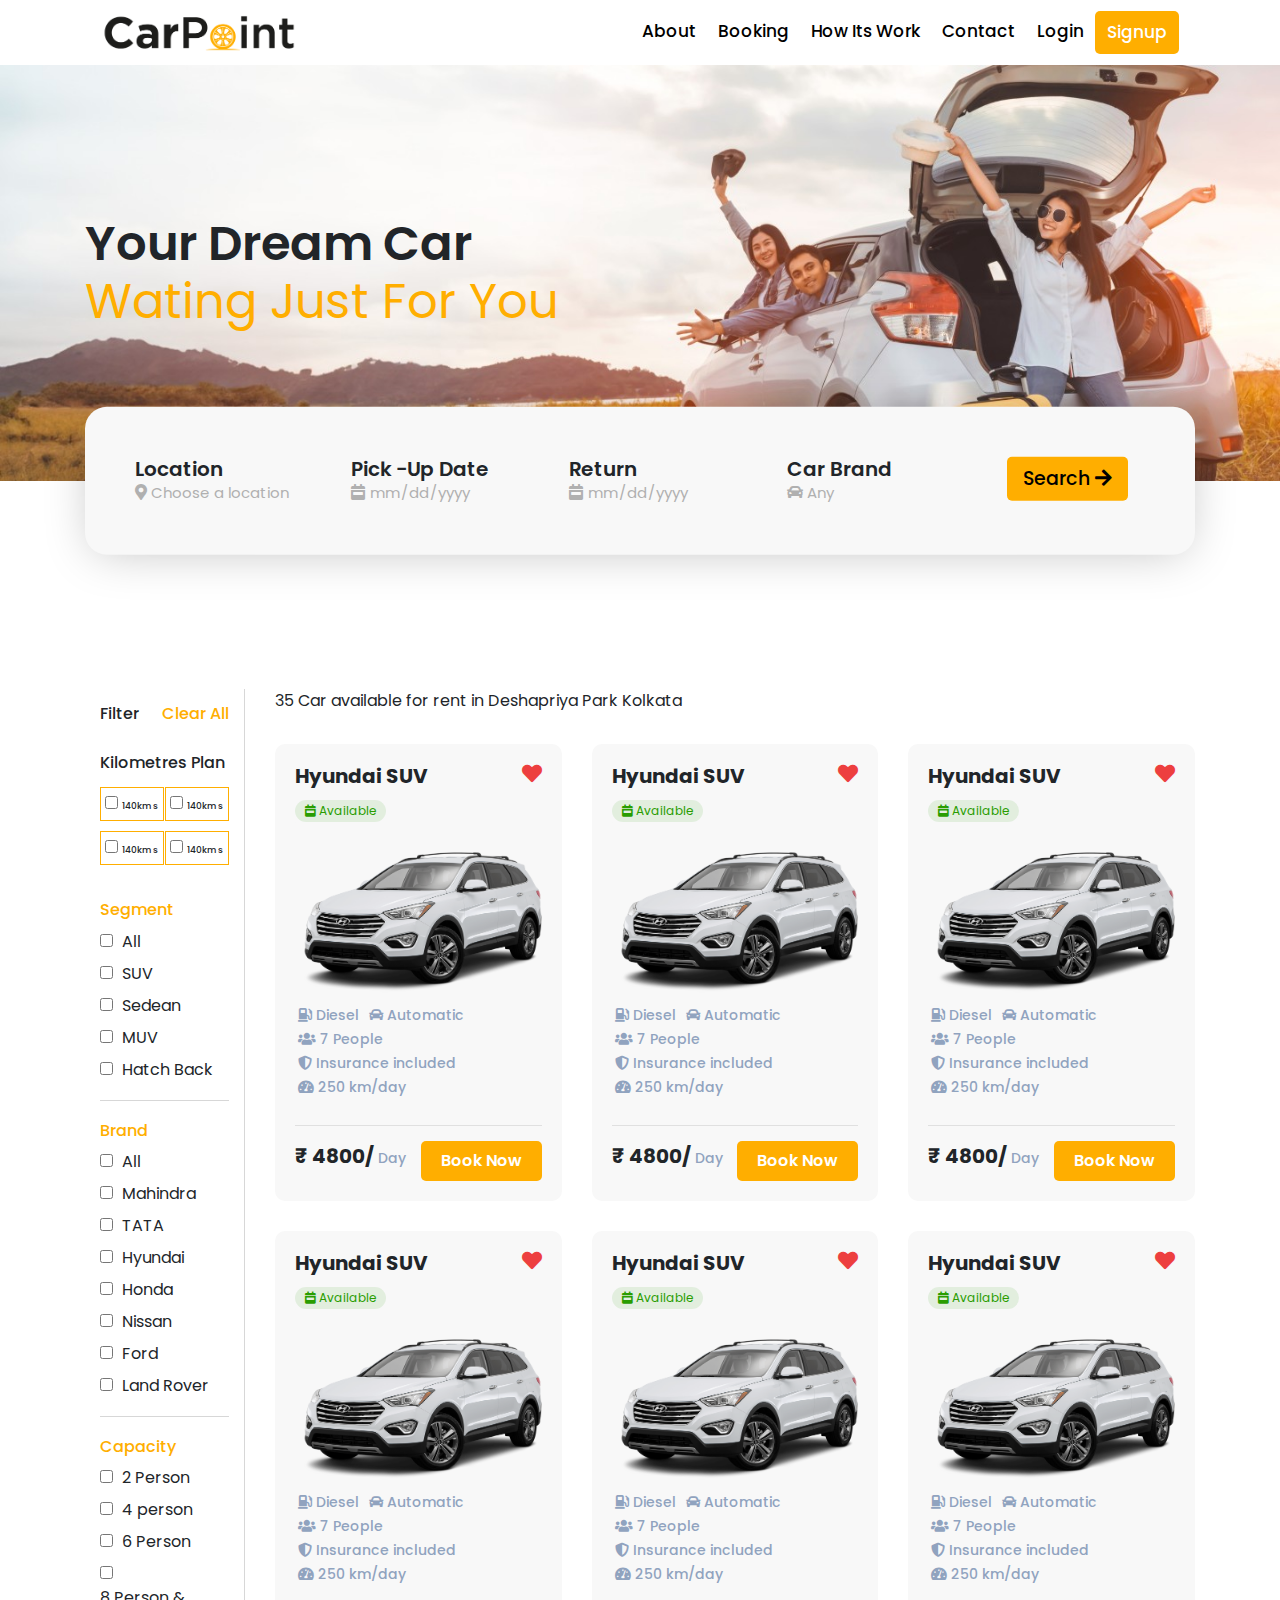
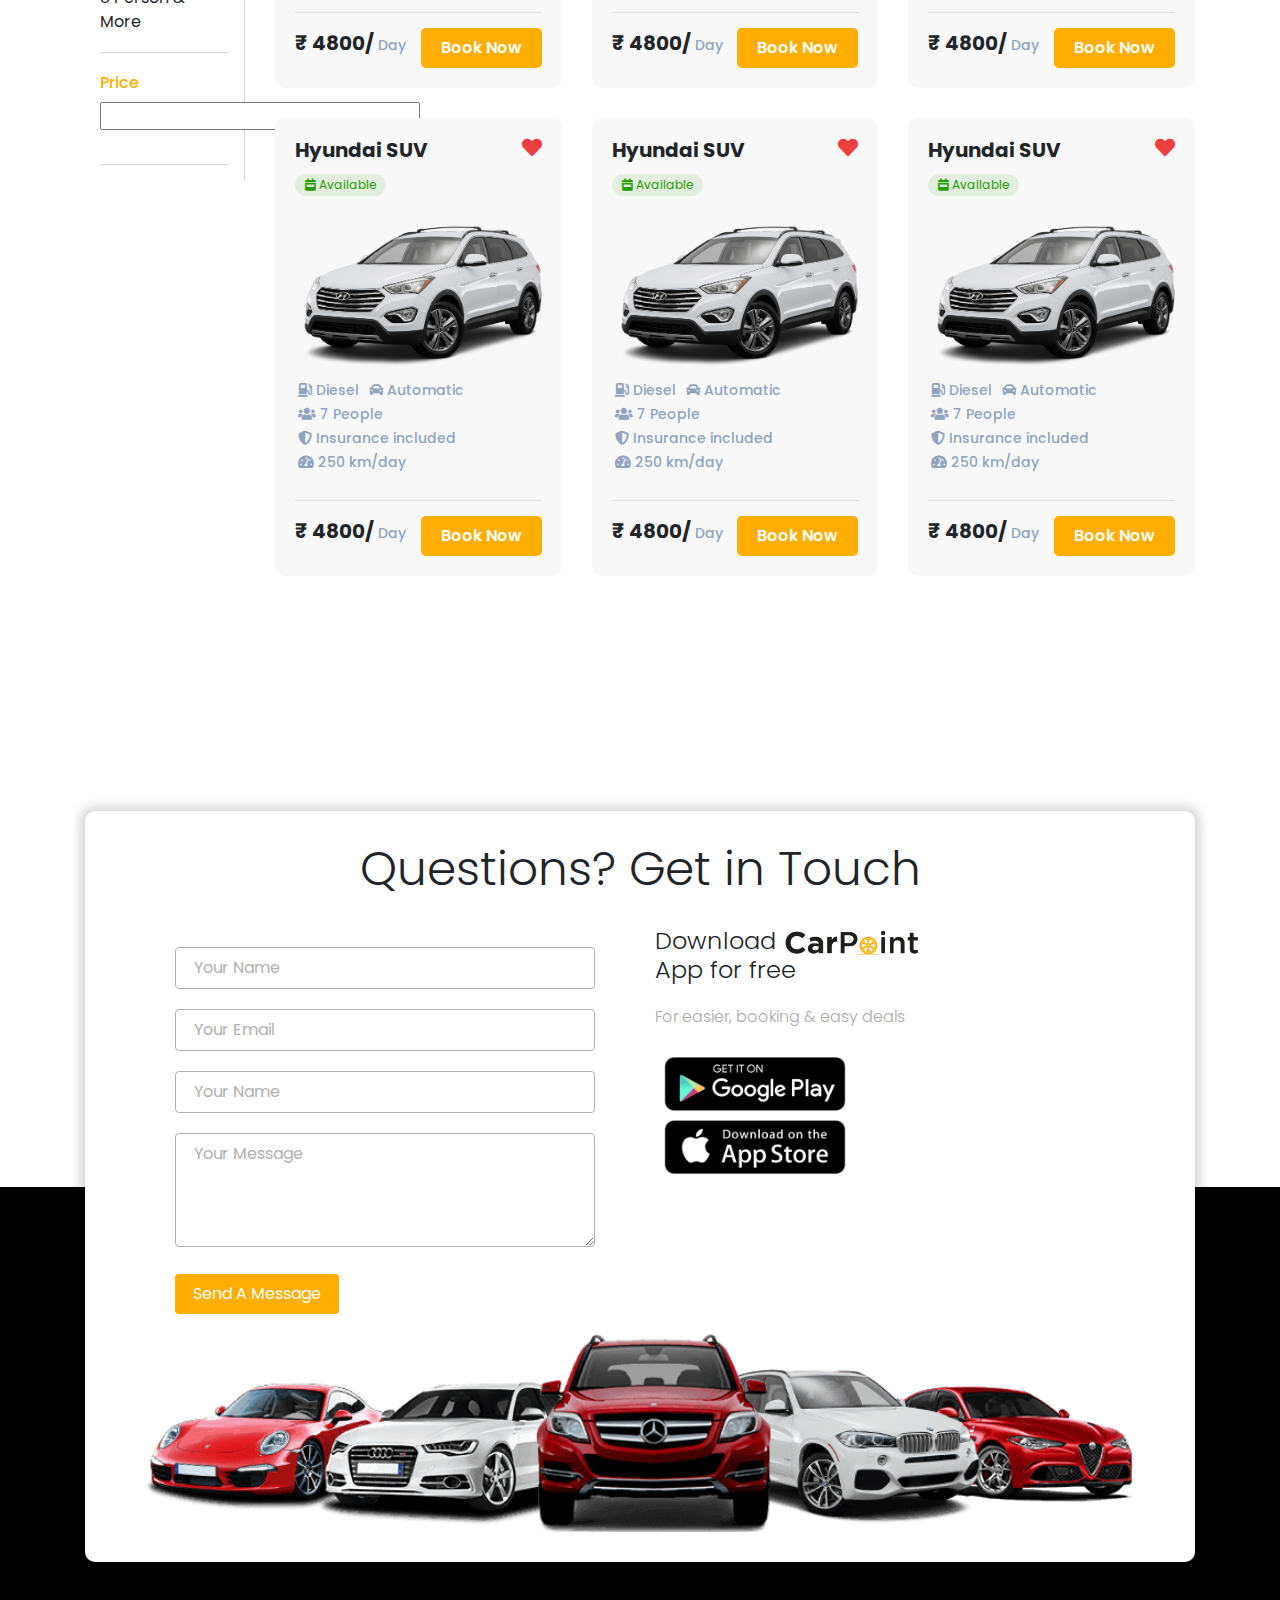
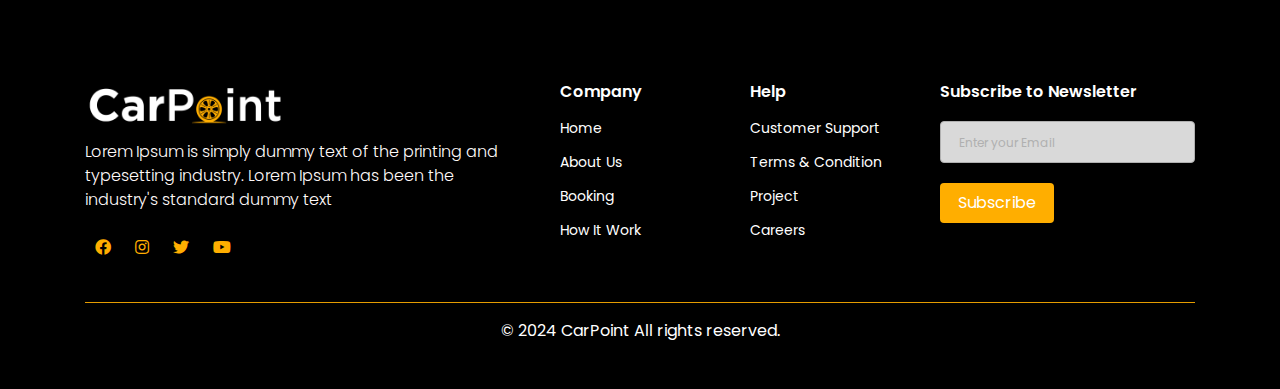
<file: booking.html>
<!doctype html>
<html lang="en">

<head>
    <!-- Required meta tags -->
    <meta charset="utf-8">
    <meta name="viewport" content="width=device-width, initial-scale=1, shrink-to-fit=no">

    <!-- Bootstrap CSS -->
    <link rel="stylesheet" href="https://cdn.jsdelivr.net/npm/bootstrap@4.6.2/dist/css/bootstrap.min.css">
    <link
        href="https://fonts.googleapis.com/css2?family=Poppins:ital,wght@0,100;0,200;0,300;0,400;0,500;0,600;0,700;0,800;0,900;1,100;1,200;1,300;1,400;1,500;1,600;1,700;1,800;1,900&display=swap"
        rel="stylesheet">
    <link rel="stylesheet" href="https://cdnjs.cloudflare.com/ajax/libs/font-awesome/5.15.4/css/all.min.css" />
    <link rel="stylesheet"
        href="https://cdnjs.cloudflare.com/ajax/libs/OwlCarousel2/2.3.4/assets/owl.carousel.min.css" />
    <link rel="stylesheet"
        href="https://cdnjs.cloudflare.com/ajax/libs/OwlCarousel2/2.3.4/assets/owl.theme.default.min.css" />
    <link rel="stylesheet" href="css/booking.css">

    <title>Home | Carpoint</title>
</head>

<body>
    <!-- header start -->
    <header class="header_section">
        <div class="container-lg">
            <nav class="navbar navbar-expand-lg navbar-light">
                <a class="navbar-brand" href="index.html">
                    <img src="images/logo-dark.png" alt="Logo" width="200">
                </a>
                <button class="navbar-toggler" type="button" data-toggle="collapse"
                    data-target="#navbarSupportedContent" aria-controls="navbarSupportedContent" aria-expanded="false"
                    aria-label="Toggle navigation">
                    <span class="navbar-toggler-icon"></span>
                </button>

                <div class="collapse navbar-collapse" id="navbarSupportedContent">
                    <ul class="navbar-nav ml-auto">
                        <li class="nav-item active">
                            <a class="nav-link" href="about-us.html">About <span class="sr-only">(current)</span></a>
                        </li>
                        <li class="nav-item">
                            <a class="nav-link" href="booking.html">Booking</a>
                        </li>

                        <li class="nav-item">
                            <a class="nav-link" href="how-it-work.html">How Its Work </a>
                        </li>

                        <li class="nav-item">
                            <a class="nav-link" href="contact-us.html">Contact</a>
                        </li>

                        <li class="nav-item">
                            <a class="nav-link" href="sign-in.html">Login</a>
                        </li>

                        <li class="nav-item">
                            <a class="nav-link" href="sign-up.html">Signup</a>
                        </li>

                    </ul>
                </div>
            </nav>
        </div>
    </header>
    <!-- header end -->

    <main>
        <!-- Breadcrumb Section Start -->
        <div class="breadcrumb_section">
            <div class="container">
                <h3>Your Dream Car</h3>
                <h3>Wating Just For You</h3>
            </div>
        </div>
        <!-- Breadcrumb Section End -->

        <!-- Car Search Start -->
        <section class="find_car_section">
            <div class="container">
                <form class="find_car_wrapper">
                    <div class="single_find_car_wrapper">
                        <h4>Location</h4>
                        <div>
                            <i class="fas fa-map-marker-alt"></i>
                            <input type="text" name="" id="" placeholder="Choose a location">
                        </div>
                    </div>
                    <div class="single_find_car_wrapper">
                        <h4>Pick -Up Date </h4>
                        <div>
                            <i class="fas fa-calendar-week"></i>
                            <input type="date" name="" id="" placeholder="Add a date & time">
                        </div>
                    </div>
                    <div class="single_find_car_wrapper">
                        <h4>Return</h4>
                        <div>
                            <i class="fas fa-calendar-week"></i>
                            <input type="date" name="" id="" placeholder="Add a date & time">
                        </div>
                    </div>
                    <div class="single_find_car_wrapper">
                        <h4>Car Brand </h4>
                        <div>
                            <i class="fas fa-car"></i>
                            <input type="text" name="" id="" placeholder="Any">
                        </div>
                    </div>
                    <div class="single_find_car_wrapper">
                        <button type="submit">Search <i class="fas fa-arrow-right"></i></button>
                    </div>
                </form>
            </div>
        </section>
        <!-- Car Search End -->

        <!-- Car Listing Start -->
        <section class="find_car_area_section">
            <div class="container-xl">
                <div class="row">
                    <div class="col-md-2">
                        <div class="filter-sidebar">
                            <div class="d-flex justify-content-between align-items-center">
                                <h4>Filter</h4>
                                <h4>Clear All</h4>
                            </div>

                            <div class="kilometres_plan">
                                <h4>Kilometres Plan </h4>
                                <div class=" kilometer_checkbox_wrapper flex-wrap">
                                    <div class="div">
                                        <div class="kilometer_checkbox">
                                            <input type="checkbox" name="kilometer_checkbox" id="kilometer_checkbox1">
                                            <label for="kilometer_checkbox1">140kms</label>
                                        </div>
                                    </div>
                                    <div class="div">
                                        <div class="kilometer_checkbox">
                                            <input type="checkbox" name="kilometer_checkbox" id="kilometer_checkbox2">
                                            <label for="kilometer_checkbox2">140kms</label>
                                        </div>
                                    </div>
                                    <div class="div">
                                        <div class="kilometer_checkbox">
                                            <input type="checkbox" name="kilometer_checkbox" id="kilometer_checkbox3">
                                            <label for="kilometer_checkbox3">140kms</label>
                                        </div>
                                    </div>
                                    <div class="div">
                                        <div class="kilometer_checkbox">
                                            <input type="checkbox" name="kilometer_checkbox" id="kilometer_checkbox4">
                                            <label for="kilometer_checkbox4">140kms</label>
                                        </div>
                                    </div>
                                </div>
                            </div>

                            <div class="filter-checkbox-area">
                                <h4>Segment</h4>
                                <div>
                                    <div>
                                        <input type="checkbox" name="segment_checkbox" id="segment_checkbox1">
                                        <label for="segment_checkbox1">All</label>
                                    </div>
                                    <div>
                                        <input type="checkbox" name="segment_checkbox" id="segment_checkbox1">
                                        <label for="segment_checkbox1">SUV</label>
                                    </div>
                                    <div>
                                        <input type="checkbox" name="segment_checkbox" id="segment_checkbox1">
                                        <label for="segment_checkbox1">Sedean</label>
                                    </div>
                                    <div>
                                        <input type="checkbox" name="segment_checkbox" id="segment_checkbox1">
                                        <label for="segment_checkbox1">MUV</label>
                                    </div>
                                    <div>
                                        <input type="checkbox" name="segment_checkbox" id="segment_checkbox1">
                                        <label for="segment_checkbox1">Hatch Back</label>
                                    </div>
                                </div>
                            </div>

                            <div class="filter-checkbox-area">
                                <h4>Brand</h4>
                                <div>
                                    <div>
                                        <input type="checkbox" name="segment_checkbox" id="segment_checkbox1">
                                        <label for="segment_checkbox1">All</label>
                                    </div>
                                    <div>
                                        <input type="checkbox" name="segment_checkbox" id="segment_checkbox1">
                                        <label for="segment_checkbox1">Mahindra</label>
                                    </div>
                                    <div>
                                        <input type="checkbox" name="segment_checkbox" id="segment_checkbox1">
                                        <label for="segment_checkbox1">TATA</label>
                                    </div>
                                    <div>
                                        <input type="checkbox" name="segment_checkbox" id="segment_checkbox1">
                                        <label for="segment_checkbox1">Hyundai</label>
                                    </div>
                                    <div>
                                        <input type="checkbox" name="segment_checkbox" id="segment_checkbox1">
                                        <label for="segment_checkbox1">Honda</label>
                                    </div>
                                    <div>
                                        <input type="checkbox" name="segment_checkbox" id="segment_checkbox1">
                                        <label for="segment_checkbox1">Nissan</label>
                                    </div>
                                    <div>
                                        <input type="checkbox" name="segment_checkbox" id="segment_checkbox1">
                                        <label for="segment_checkbox1">Ford</label>
                                    </div>
                                    <div>
                                        <input type="checkbox" name="segment_checkbox" id="segment_checkbox1">
                                        <label for="segment_checkbox1">Land Rover</label>
                                    </div>
                                </div>
                            </div>

                            <div class="filter-checkbox-area">
                                <h4>Capacity</h4>
                                <div>
                                    <div>
                                        <input type="checkbox" name="segment_checkbox" id="segment_checkbox1">
                                        <label for="segment_checkbox1">2 Person</label>
                                    </div>
                                    <div>
                                        <input type="checkbox" name="segment_checkbox" id="segment_checkbox1">
                                        <label for="segment_checkbox1">4 person</label>
                                    </div>
                                    <div>
                                        <input type="checkbox" name="segment_checkbox" id="segment_checkbox1">
                                        <label for="segment_checkbox1">6 Person</label>
                                    </div>
                                    <div>
                                        <input type="checkbox" name="segment_checkbox" id="segment_checkbox1">
                                        <label for="segment_checkbox1">8 Person & More</label>
                                    </div>

                                </div>
                            </div>

                            <div class="filter-checkbox-area">
                                <h4>Price</h4>
                                <div class="range-slider">
                                    <input type="text" class="js-range-slider" value="" />
                                </div></br>
                                <div class="extra-controls form-inline">
                                    <div class="form-group">
                                        <input type="text" class="d-none js-input-from form-control" value="0" />
                                        <input type="text" class="d-none js-input-to form-control" value="0" />
                                    </div>
                                </div>
                            </div>
                        </div>
                    </div>
                    <div class="col-md-10">
                        <div class="car_listing_area">
                            <div class="cars_meta">
                                <p>35 Car available for rent in Deshapriya Park Kolkata </p>
                            </div>

                            <div class="car_list">
                                <div class="row">
                                    <div class="col-md-4">
                                        <div class="single_car_list_item">
                                            <div class="car_name">
                                                <div>
                                                    <h3>Hyundai SUV</h3>
                                                    <span>
                                                        <i class="fas fa-calendar-week"></i>
                                                        Available
                                                    </span>
                                                </div>
                                                <div class="car_favourite">
                                                    <i class="fas fa-heart"></i>
                                                </div>
                                            </div>
                                            <div class="car_image">
                                                <img src="images/car1.png" alt="Car Image" class="img-fluid">
                                            </div>
                                            <div class="car_meta">
                                                <ul>
                                                    <li>
                                                        <i class="fas fa-gas-pump"></i>
                                                        Diesel
                                                    </li>
                                                    <li>
                                                        <i class="fas fa-car"></i>
                                                        Automatic
                                                    </li>
                                                    <li>
                                                        <i class="fas fa-users"></i>
                                                        7 People
                                                    </li>
                                                    <li>
                                                        <i class="fas fa-shield-alt"></i>
                                                        Insurance included
                                                    </li>
                                                    <li>
                                                        <i class="fas fa-tachometer-alt"></i>
                                                        250 km/day
                                                    </li>
                                                </ul>
                                            </div>

                                            <div class="price_meta">
                                                <h3>&#x20B9; 4800/ <span>Day</span></h3>
                                                <a href="booking-details.html">
                                                    Book Now
                                                </a>
                                            </div>
                                        </div>
                                    </div>
                                    <div class="col-md-4">
                                        <div class="single_car_list_item">
                                            <div class="car_name">
                                                <div>
                                                    <h3>Hyundai SUV</h3>
                                                    <span>
                                                        <i class="fas fa-calendar-week"></i>
                                                        Available
                                                    </span>
                                                </div>
                                                <div class="car_favourite">
                                                    <i class="fas fa-heart"></i>
                                                </div>
                                            </div>
                                            <div class="car_image">
                                                <img src="images/car1.png" alt="Car Image" class="img-fluid">
                                            </div>
                                            <div class="car_meta">
                                                <ul>
                                                    <li>
                                                        <i class="fas fa-gas-pump"></i>
                                                        Diesel
                                                    </li>
                                                    <li>
                                                        <i class="fas fa-car"></i>
                                                        Automatic
                                                    </li>
                                                    <li>
                                                        <i class="fas fa-users"></i>
                                                        7 People
                                                    </li>
                                                    <li>
                                                        <i class="fas fa-shield-alt"></i>
                                                        Insurance included
                                                    </li>
                                                    <li>
                                                        <i class="fas fa-tachometer-alt"></i>
                                                        250 km/day
                                                    </li>
                                                </ul>
                                            </div>

                                            <div class="price_meta">
                                                <h3>&#x20B9; 4800/ <span>Day</span></h3>
                                                <a href="booking-details.html">
                                                    Book Now
                                                </a>
                                            </div>
                                        </div>
                                    </div>
                                    <div class="col-md-4">
                                        <div class="single_car_list_item">
                                            <div class="car_name">
                                                <div>
                                                    <h3>Hyundai SUV</h3>
                                                    <span>
                                                        <i class="fas fa-calendar-week"></i>
                                                        Available
                                                    </span>
                                                </div>
                                                <div class="car_favourite">
                                                    <i class="fas fa-heart"></i>
                                                </div>
                                            </div>

                                            <div class="car_image">
                                                <img src="images/car1.png" alt="Car Image" class="img-fluid">
                                            </div>
                                            <div class="car_meta">
                                                <ul>
                                                    <li>
                                                        <i class="fas fa-gas-pump"></i>
                                                        Diesel
                                                    </li>
                                                    <li>
                                                        <i class="fas fa-car"></i>
                                                        Automatic
                                                    </li>
                                                    <li>
                                                        <i class="fas fa-users"></i>
                                                        7 People
                                                    </li>
                                                    <li>
                                                        <i class="fas fa-shield-alt"></i>
                                                        Insurance included
                                                    </li>
                                                    <li>
                                                        <i class="fas fa-tachometer-alt"></i>
                                                        250 km/day
                                                    </li>
                                                </ul>
                                            </div>

                                            <div class="price_meta">
                                                <h3>&#x20B9; 4800/ <span>Day</span></h3>
                                                <a href="booking-details.html">
                                                    Book Now
                                                </a>
                                            </div>
                                        </div>
                                    </div>
                                    <div class="col-md-4">
                                        <div class="single_car_list_item">
                                            <div class="car_name">
                                                <div>
                                                    <h3>Hyundai SUV</h3>
                                                    <span>
                                                        <i class="fas fa-calendar-week"></i>
                                                        Available
                                                    </span>
                                                </div>
                                                <div class="car_favourite">
                                                    <i class="fas fa-heart"></i>
                                                </div>
                                            </div>
                                            <div class="car_image">
                                                <img src="images/car1.png" alt="Car Image" class="img-fluid">
                                            </div>
                                            <div class="car_meta">
                                                <ul>
                                                    <li>
                                                        <i class="fas fa-gas-pump"></i>
                                                        Diesel
                                                    </li>
                                                    <li>
                                                        <i class="fas fa-car"></i>
                                                        Automatic
                                                    </li>
                                                    <li>
                                                        <i class="fas fa-users"></i>
                                                        7 People
                                                    </li>
                                                    <li>
                                                        <i class="fas fa-shield-alt"></i>
                                                        Insurance included
                                                    </li>
                                                    <li>
                                                        <i class="fas fa-tachometer-alt"></i>
                                                        250 km/day
                                                    </li>
                                                </ul>
                                            </div>

                                            <div class="price_meta">
                                                <h3>&#x20B9; 4800/ <span>Day</span></h3>
                                                <a href="booking-details.html">
                                                    Book Now
                                                </a>
                                            </div>
                                        </div>
                                    </div>
                                    <div class="col-md-4">
                                        <div class="single_car_list_item">
                                            <div class="car_name">
                                                <div>
                                                    <h3>Hyundai SUV</h3>
                                                    <span>
                                                        <i class="fas fa-calendar-week"></i>
                                                        Available
                                                    </span>
                                                </div>
                                                <div class="car_favourite">
                                                    <i class="fas fa-heart"></i>
                                                </div>
                                            </div>
                                            <div class="car_image">
                                                <img src="images/car1.png" alt="Car Image" class="img-fluid">
                                            </div>
                                            <div class="car_meta">
                                                <ul>
                                                    <li>
                                                        <i class="fas fa-gas-pump"></i>
                                                        Diesel
                                                    </li>
                                                    <li>
                                                        <i class="fas fa-car"></i>
                                                        Automatic
                                                    </li>
                                                    <li>
                                                        <i class="fas fa-users"></i>
                                                        7 People
                                                    </li>
                                                    <li>
                                                        <i class="fas fa-shield-alt"></i>
                                                        Insurance included
                                                    </li>
                                                    <li>
                                                        <i class="fas fa-tachometer-alt"></i>
                                                        250 km/day
                                                    </li>
                                                </ul>
                                            </div>

                                            <div class="price_meta">
                                                <h3>&#x20B9; 4800/ <span>Day</span></h3>
                                                <a href="booking-details.html">
                                                    Book Now
                                                </a>
                                            </div>
                                        </div>
                                    </div>
                                    <div class="col-md-4">
                                        <div class="single_car_list_item">
                                            <div class="car_name">
                                                <div>
                                                    <h3>Hyundai SUV</h3>
                                                    <span>
                                                        <i class="fas fa-calendar-week"></i>
                                                        Available
                                                    </span>
                                                </div>
                                                <div class="car_favourite">
                                                    <i class="fas fa-heart"></i>
                                                </div>
                                            </div>

                                            <div class="car_image">
                                                <img src="images/car1.png" alt="Car Image" class="img-fluid">
                                            </div>
                                            <div class="car_meta">
                                                <ul>
                                                    <li>
                                                        <i class="fas fa-gas-pump"></i>
                                                        Diesel
                                                    </li>
                                                    <li>
                                                        <i class="fas fa-car"></i>
                                                        Automatic
                                                    </li>
                                                    <li>
                                                        <i class="fas fa-users"></i>
                                                        7 People
                                                    </li>
                                                    <li>
                                                        <i class="fas fa-shield-alt"></i>
                                                        Insurance included
                                                    </li>
                                                    <li>
                                                        <i class="fas fa-tachometer-alt"></i>
                                                        250 km/day
                                                    </li>
                                                </ul>
                                            </div>

                                            <div class="price_meta">
                                                <h3>&#x20B9; 4800/ <span>Day</span></h3>
                                                <a href="booking-details.html">
                                                    Book Now
                                                </a>
                                            </div>
                                        </div>
                                    </div>
                                    <div class="col-md-4">
                                        <div class="single_car_list_item">
                                            <div class="car_name">
                                                <div>
                                                    <h3>Hyundai SUV</h3>
                                                    <span>
                                                        <i class="fas fa-calendar-week"></i>
                                                        Available
                                                    </span>
                                                </div>
                                                <div class="car_favourite">
                                                    <i class="fas fa-heart"></i>
                                                </div>
                                            </div>
                                            <div class="car_image">
                                                <img src="images/car1.png" alt="Car Image" class="img-fluid">
                                            </div>
                                            <div class="car_meta">
                                                <ul>
                                                    <li>
                                                        <i class="fas fa-gas-pump"></i>
                                                        Diesel
                                                    </li>
                                                    <li>
                                                        <i class="fas fa-car"></i>
                                                        Automatic
                                                    </li>
                                                    <li>
                                                        <i class="fas fa-users"></i>
                                                        7 People
                                                    </li>
                                                    <li>
                                                        <i class="fas fa-shield-alt"></i>
                                                        Insurance included
                                                    </li>
                                                    <li>
                                                        <i class="fas fa-tachometer-alt"></i>
                                                        250 km/day
                                                    </li>
                                                </ul>
                                            </div>

                                            <div class="price_meta">
                                                <h3>&#x20B9; 4800/ <span>Day</span></h3>
                                                <a href="booking-details.html">
                                                    Book Now
                                                </a>
                                            </div>
                                        </div>
                                    </div>
                                    <div class="col-md-4">
                                        <div class="single_car_list_item">
                                            <div class="car_name">
                                                <div>
                                                    <h3>Hyundai SUV</h3>
                                                    <span>
                                                        <i class="fas fa-calendar-week"></i>
                                                        Available
                                                    </span>
                                                </div>
                                                <div class="car_favourite">
                                                    <i class="fas fa-heart"></i>
                                                </div>
                                            </div>
                                            <div class="car_image">
                                                <img src="images/car1.png" alt="Car Image" class="img-fluid">
                                            </div>
                                            <div class="car_meta">
                                                <ul>
                                                    <li>
                                                        <i class="fas fa-gas-pump"></i>
                                                        Diesel
                                                    </li>
                                                    <li>
                                                        <i class="fas fa-car"></i>
                                                        Automatic
                                                    </li>
                                                    <li>
                                                        <i class="fas fa-users"></i>
                                                        7 People
                                                    </li>
                                                    <li>
                                                        <i class="fas fa-shield-alt"></i>
                                                        Insurance included
                                                    </li>
                                                    <li>
                                                        <i class="fas fa-tachometer-alt"></i>
                                                        250 km/day
                                                    </li>
                                                </ul>
                                            </div>

                                            <div class="price_meta">
                                                <h3>&#x20B9; 4800/ <span>Day</span></h3>
                                                <a href="booking-details.html">
                                                    Book Now
                                                </a>
                                            </div>
                                        </div>
                                    </div>
                                    <div class="col-md-4">
                                        <div class="single_car_list_item">
                                            <div class="car_name">
                                                <div>
                                                    <h3>Hyundai SUV</h3>
                                                    <span>
                                                        <i class="fas fa-calendar-week"></i>
                                                        Available
                                                    </span>
                                                </div>
                                                <div class="car_favourite">
                                                    <i class="fas fa-heart"></i>
                                                </div>
                                            </div>

                                            <div class="car_image">
                                                <img src="images/car1.png" alt="Car Image" class="img-fluid">
                                            </div>
                                            <div class="car_meta">
                                                <ul>
                                                    <li>
                                                        <i class="fas fa-gas-pump"></i>
                                                        Diesel
                                                    </li>
                                                    <li>
                                                        <i class="fas fa-car"></i>
                                                        Automatic
                                                    </li>
                                                    <li>
                                                        <i class="fas fa-users"></i>
                                                        7 People
                                                    </li>
                                                    <li>
                                                        <i class="fas fa-shield-alt"></i>
                                                        Insurance included
                                                    </li>
                                                    <li>
                                                        <i class="fas fa-tachometer-alt"></i>
                                                        250 km/day
                                                    </li>
                                                </ul>
                                            </div>

                                            <div class="price_meta">
                                                <h3>&#x20B9; 4800/ <span>Day</span></h3>
                                                <a href="booking-details.html">
                                                    Book Now
                                                </a>
                                            </div>
                                        </div>
                                    </div>
                                </div>
                            </div>
                        </div>
                    </div>
                </div>
            </div>
        </section>
        <!-- Car Listing End -->

    </main>

    <!-- Get in touch start -->
    <section class="get_in_touch_section">
        <div class="container">
            <div class="get_in_touch_inner_wrapper">
                <h2>Questions? Get in Touch</h2>
                <div class="row">
                    <div class="col-md-6">
                        <form action="">
                            <div class="form-field">
                                <input type="text" name="name" id="name" placeholder="Your Name">
                            </div>
                            <div class="form-field">
                                <input type="text" name="email" id="email" placeholder="Your Email">
                            </div>
                            <div class="form-field">
                                <input type="text" name="name" id="name" placeholder="Your Name">
                            </div>
                            <div class="form-field">
                                <textarea type="text" rows="4" name="message" id="message"
                                    placeholder="Your Message"></textarea>
                            </div>
                            <div class="form-field">
                                <button type="submit">Send a message</button>
                            </div>
                        </form>
                    </div>
                    <div class="col-md-6">
                        <div class="download_app_area">
                            <h5>
                                Download
                                <img src="images/logo-dark.png" alt="Logo" width="140">
                            </h5>
                            <h5>App for free</h5>
                            <p>For easier, booking & easy deals</p>
                            <div>
                                <img src="images/app.png" alt="Download the app" width="200">
                            </div>
                        </div>
                    </div>
                </div>
                <div>
                    <img src="images/all-car.png" alt="All Car" class="img-fluid w-100">
                </div>
            </div>
        </div>
    </section>
    <!-- Get in touch end -->

    <!-- footer start -->
    <footer>
        <div class="container-lg">
            <div class="row">
                <div class="col-md-5">
                    <div class="footer-widget">
                        <img src="images/logo.png" alt="Logo" width="200">
                        <p>Lorem Ipsum is simply dummy text of the printing and
                            typesetting industry. Lorem Ipsum has been the industry's
                            standard dummy text</p>
                        <div class="social-logos">
                            <ul>
                                <li>
                                    <a href="#">
                                        <i class="fab fa-facebook"></i>
                                    </a>
                                </li>
                                <li>
                                    <a href="#">
                                        <i class="fab fa-instagram"></i>
                                    </a>
                                </li>
                                <li>
                                    <a href="#">
                                        <i class="fab fa-twitter"></i>
                                    </a>
                                </li>
                                <li>
                                    <a href="#">
                                        <i class="fab fa-youtube"></i>
                                    </a>
                                </li>
                            </ul>
                        </div>
                    </div>
                </div>
                <div class="col-md-2">
                    <div class="footer-widget">
                        <h3>Company</h3>
                        <div class="footer-menu">
                            <ul>
                                <li>
                                    <a href="#">
                                        Home
                                    </a>
                                </li>
                                <li>
                                    <a href="#">
                                        About Us
                                    </a>
                                </li>
                                <li>
                                    <a href="#">
                                        Booking
                                    </a>
                                </li>
                                <li>
                                    <a href="#">
                                        How It Work
                                    </a>
                                </li>
                            </ul>
                        </div>
                    </div>
                </div>
                <div class="col-md-2">
                    <div class="footer-widget">
                        <h3>Help</h3>
                        <div class="footer-menu">
                            <ul>
                                <li>
                                    <a href="#">
                                        Customer Support
                                    </a>
                                </li>
                                <li>
                                    <a href="#">
                                        Terms & Condition
                                    </a>
                                </li>
                                <li>
                                    <a href="#">
                                        Project
                                    </a>
                                </li>
                                <li>
                                    <a href="#">
                                        Careers
                                    </a>
                                </li>
                            </ul>
                        </div>
                    </div>
                </div>
                <div class="col-md-3">
                    <div class="footer-widget">
                        <h3>Subscribe to Newsletter</h3>
                        <form action="">
                            <div class="form-field">
                                <input type="text" placeholder="Enter your Email">
                            </div>
                            <div class="form-field">
                                <button type="submit">Subscribe</button>
                            </div>

                        </form>
                    </div>
                </div>
            </div>
            <hr />
            <div class="copyright text-center text-white ">
                <p>&copy; 2024 CarPoint All rights reserved.</p>
            </div>
        </div>
    </footer>
    <!-- footer end -->

    <script src="https://cdn.jsdelivr.net/npm/jquery@3.5.1/dist/jquery.slim.min.js"></script>
    <script src="https://cdn.jsdelivr.net/npm/bootstrap@4.6.2/dist/js/bootstrap.bundle.min.js"></script>
    <script src="https://cdnjs.cloudflare.com/ajax/libs/OwlCarousel2/2.3.4/owl.carousel.min.js"></script>
    <script src="js/main.js"></script>
</body>

</html>
</file>
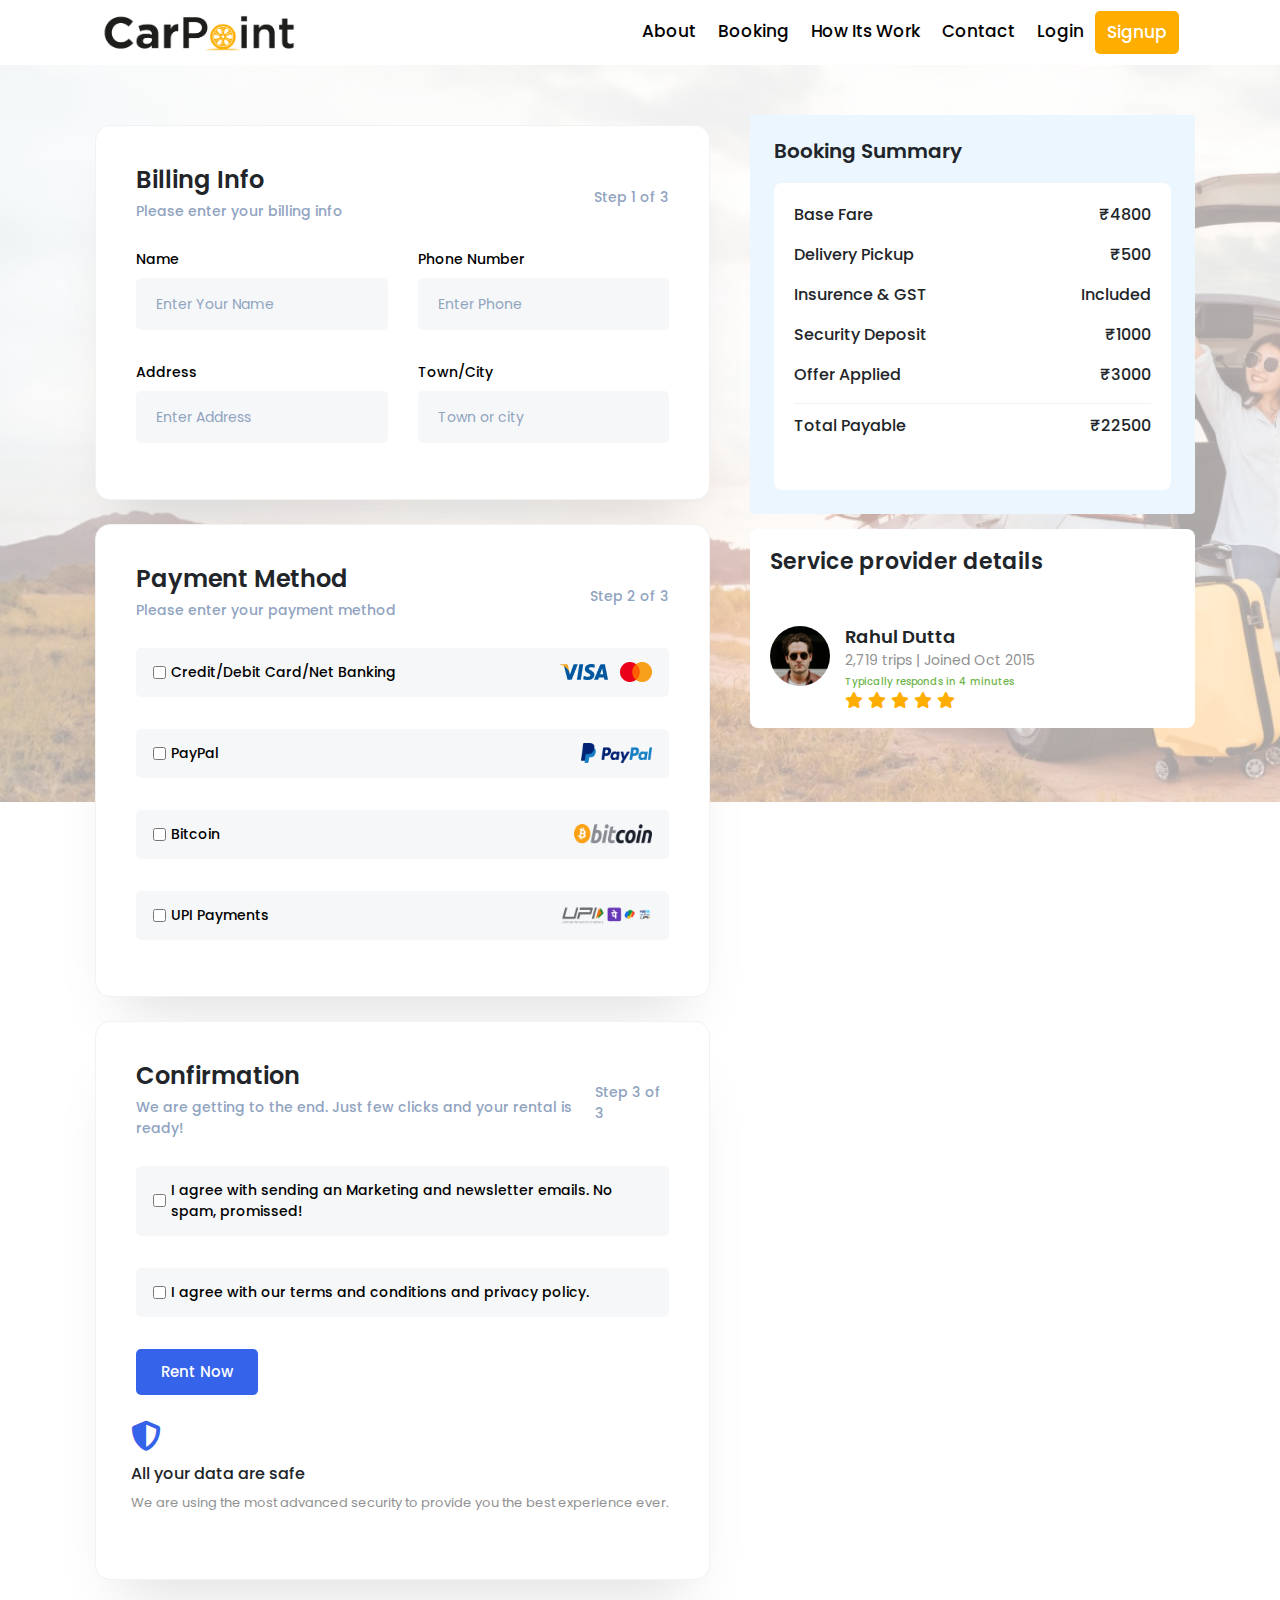
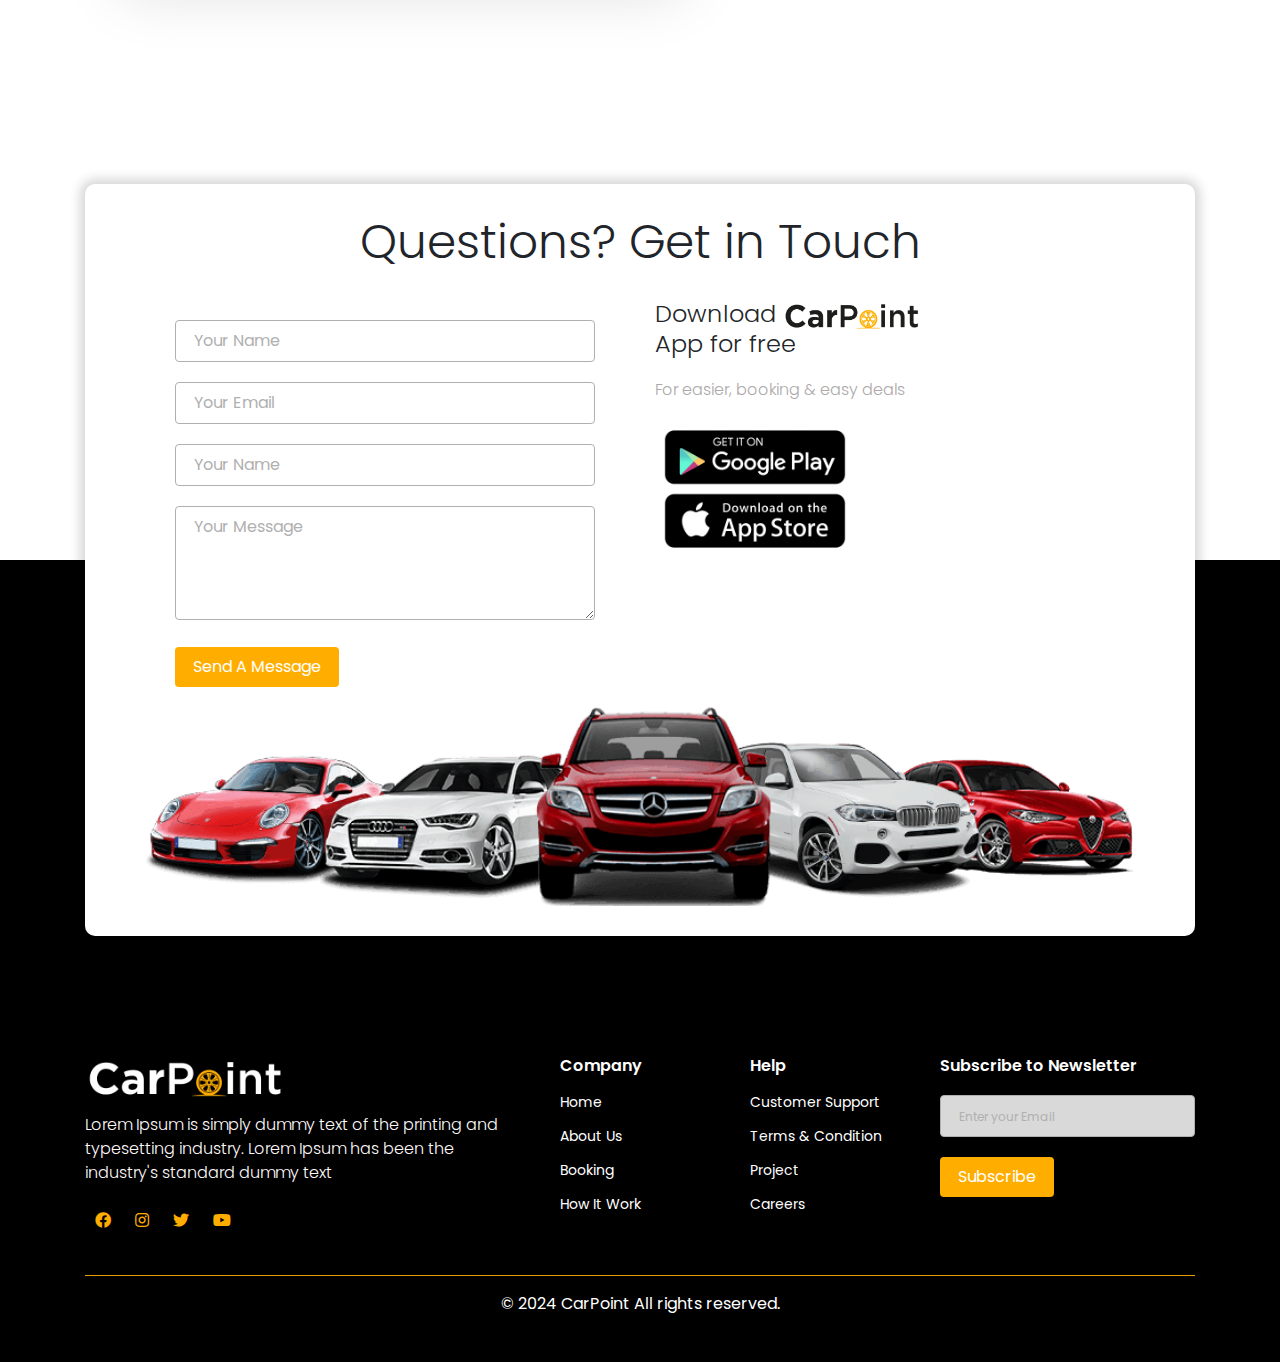
<file: confirmation.html>
<!doctype html>
<html lang="en">

<head>
    <!-- Required meta tags -->
    <meta charset="utf-8">
    <meta name="viewport" content="width=device-width, initial-scale=1, shrink-to-fit=no">

    <!-- Bootstrap CSS -->
    <link rel="stylesheet" href="https://cdn.jsdelivr.net/npm/bootstrap@4.6.2/dist/css/bootstrap.min.css">
    <link
        href="https://fonts.googleapis.com/css2?family=Poppins:ital,wght@0,100;0,200;0,300;0,400;0,500;0,600;0,700;0,800;0,900;1,100;1,200;1,300;1,400;1,500;1,600;1,700;1,800;1,900&display=swap"
        rel="stylesheet">
    <link rel="stylesheet" href="https://cdnjs.cloudflare.com/ajax/libs/font-awesome/5.15.4/css/all.min.css" />
    <link rel="stylesheet"
        href="https://cdnjs.cloudflare.com/ajax/libs/OwlCarousel2/2.3.4/assets/owl.carousel.min.css" />
    <link rel="stylesheet"
        href="https://cdnjs.cloudflare.com/ajax/libs/OwlCarousel2/2.3.4/assets/owl.theme.default.min.css" />
    <link rel="stylesheet" href="css/confirmation.css">

    <title>Confirmation | Carpoint</title>
</head>

<body>
    <!-- header start -->
    <header class="header_section">
        <div class="container-lg">
            <nav class="navbar navbar-expand-lg navbar-light">
                <a class="navbar-brand" href="index.html">
                    <img src="images/logo-dark.png" alt="Logo" width="200">
                </a>
                <button class="navbar-toggler" type="button" data-toggle="collapse"
                    data-target="#navbarSupportedContent" aria-controls="navbarSupportedContent" aria-expanded="false"
                    aria-label="Toggle navigation">
                    <span class="navbar-toggler-icon"></span>
                </button>

                <div class="collapse navbar-collapse" id="navbarSupportedContent">
                    <ul class="navbar-nav ml-auto">
                        <li class="nav-item active">
                            <a class="nav-link" href="about-us.html">About <span class="sr-only">(current)</span></a>
                        </li>
                        <li class="nav-item">
                            <a class="nav-link" href="booking.html">Booking</a>
                        </li>

                        <li class="nav-item">
                            <a class="nav-link" href="how-it-work.html">How Its Work </a>
                        </li>

                        <li class="nav-item">
                            <a class="nav-link" href="contact-us.html">Contact</a>
                        </li>

                        <li class="nav-item">
                            <a class="nav-link" href="sign-in.html">Login</a>
                        </li>

                        <li class="nav-item">
                            <a class="nav-link" href="sign-up.html">Signup</a>
                        </li>

                    </ul>
                </div>
            </nav>
        </div>
    </header>
    <!-- header end -->

    <main>
        <!-- Confirmation Form Section Start -->
        <section class="car_details_section payment_section">
            <div class="container-lg">
                <div class="row">
                    <div class="col-md-7">
                        <div class="form-wrapper">
                            <form action="">
                                <div class="bg-white payment_info mb-4">
                                    <div class="payment_title">
                                        <div>
                                            <h2>Billing Info</h2>
                                            <p>Please enter your billing info</p>
                                        </div>
                                        <p>Step 1 of 3</p>
                                    </div>

                                    <div class="row">
                                        <div class="col-md-6">
                                            <div class="form-field">
                                                <label for="name">Name</label>
                                                <input type="text" name="name" id="name" placeholder="Enter Your Name">
                                            </div>
                                        </div>
                                        <div class="col-md-6">
                                            <div class="form-field">
                                                <label for="phone">Phone Number</label>
                                                <input type="text" name="phone" id="phone" placeholder="Enter Phone">
                                            </div>
                                        </div>
                                        <div class="col-md-6">
                                            <div class="form-field">
                                                <label for="address">Address</label>
                                                <input type="text" name="address" id="address"
                                                    placeholder="Enter Address">
                                            </div>
                                        </div>
                                        <div class="col-md-6">
                                            <div class="form-field">
                                                <label for="town_or_city">Town/City</label>
                                                <input type="text" name="town_or_city" id="town_or_city"
                                                    placeholder="Town or city">
                                            </div>
                                        </div>
                                    </div>
                                </div>
                                <div class="bg-white payment_info mb-4">
                                    <div class="payment_title">
                                        <div>
                                            <h2>Payment Method</h2>
                                            <p>Please enter your payment method</p>
                                        </div>
                                        <p>Step 2 of 3</p>
                                    </div>

                                    <div class="row">
                                        <div class="col-md-12">
                                            <div class="form-field">
                                                <div class="payment_method_wrapper">
                                                    <div class="d-flex align-items-center gap-2">
                                                        <input type="checkbox" name="payment_method" id="name"
                                                            placeholder="Enter Your Name">
                                                        <label for="name">Credit/Debit Card/Net Banking</label>
                                                    </div>
                                                    <img src="images/Visa.png" alt="Visa">
                                                </div>
                                            </div>
                                        </div>
                                        <div class="col-md-12">
                                            <div class="form-field">
                                                <div class="payment_method_wrapper">
                                                    <div class="d-flex align-items-center gap-2">
                                                        <input type="checkbox" name="payment_method" id="phone"
                                                            placeholder="Enter Phone">
                                                        <label for="phone">PayPal</label>
                                                    </div>
                                                    <img src="images/PayPal.png" alt="Paypal">
                                                </div>
                                            </div>
                                        </div>
                                        <div class="col-md-12">
                                            <div class="form-field">
                                                <div class="payment_method_wrapper">
                                                    <div class="d-flex align-items-center gap-2">
                                                        <input type="checkbox" name="payment_method" id="address"
                                                            placeholder="Enter Address">
                                                        <label for="address">Bitcoin</label>
                                                    </div>
                                                    <img src="images/Bitcoin.png" alt="Bitcoin">
                                                </div>
                                            </div>
                                        </div>
                                        <div class="col-md-12">
                                            <div class="form-field">
                                                <div class="payment_method_wrapper">
                                                    <div class="d-flex align-items-center gap-2">
                                                        <input type="checkbox" name="payment_method" id="town_or_city"
                                                            placeholder="Town or city">
                                                        <label for="town_or_city">UPI Payments</label>
                                                    </div>
                                                    <img src="images/upi.png" alt="UPI">
                                                </div>
                                            </div>
                                        </div>
                                    </div>
                                </div>
                                <div class="bg-white payment_info mb-4">
                                    <div class="payment_title">
                                        <div>
                                            <h2>Confirmation</h2>
                                            <p>We are getting to the end. Just few clicks and your rental is ready!</p>
                                        </div>
                                        <p>Step 3 of 3</p>
                                    </div>

                                    <div class="row">
                                        <div class="col-md-12">
                                            <div class="form-field">
                                                <div class="payment_method_wrapper">
                                                    <div class="d-flex align-items-center gap-2">
                                                        <input type="checkbox" name="payment_method" id="name"
                                                            placeholder="Enter Your Name">
                                                        <label for="name">I agree with sending an Marketing and
                                                            newsletter emails. No spam, promissed!</label>
                                                    </div>
                                                </div>
                                            </div>
                                        </div>
                                        <div class="col-md-12">
                                            <div class="form-field">
                                                <div class="payment_method_wrapper">
                                                    <div class="d-flex align-items-center gap-2">
                                                        <input type="checkbox" name="payment_method" id="phone"
                                                            placeholder="Enter Phone">
                                                        <label for="phone">I agree with our terms and conditions and
                                                            privacy policy.</label>
                                                    </div>
                                                </div>
                                            </div>
                                        </div>
                                        <div class="col-md-12">
                                            <div class="form-field">
                                                <button type="submit">Rent Now</button>
                                            </div>
                                        </div>
                                        <div class="data_safe">
                                            <i class="fas fa-shield-alt"></i>
                                            <h5>All your data are safe</h5>
                                            <p>We are using the most advanced security to provide you the best
                                                experience ever.</p>
                                        </div>
                                    </div>
                                </div>
                            </form>
                        </div>
                    </div>

                    <div class="col-md-5">
                        <div class="bg-off-wite rounded p-4">
                            <div class="booking-summary">
                                <h3>Booking Summary</h3>
                                <div class="booking-summary-details">
                                    <ul>
                                        <li>
                                            <p>Base Fare</p>
                                            <p>&#x20B9;4800</p>
                                        </li>
                                        <li>
                                            <p>Delivery Pickup</p>
                                            <p>&#x20B9;500</p>
                                        </li>
                                        <li>
                                            <p>Insurence & GST</p>
                                            <p>Included</p>
                                        </li>
                                        <li>
                                            <p>Security Deposit</p>
                                            <p>&#x20B9;1000</p>
                                        </li>
                                        <li>
                                            <p>Offer Applied</p>
                                            <p>&#x20B9;3000</p>
                                        </li>
                                        <li>
                                            <p>Total Payable</p>
                                            <p>&#x20B9;22500</p>
                                        </li>
                                    </ul>
                                </div>
                            </div>
                        </div>

                        <div class="service_provide_details">
                            <div class="service_provider_info">
                                <h3>Service provider details</h3>
                                <div class="service_provider_meta">
                                    <div class="service_provider_image">
                                        <img src="images/author.png" alt="Author">
                                    </div>
                                    <div class="service_provider_meta_desc">
                                        <h4>Rahul Dutta</h4>
                                        <p>2,719 trips | Joined Oct 2015</p>
                                        <p class="response">Typically responds in 4 minutes</p>
                                        <div class="review">
                                            <i class="fas fa-star"></i>
                                            <i class="fas fa-star"></i>
                                            <i class="fas fa-star"></i>
                                            <i class="fas fa-star"></i>
                                            <i class="fas fa-star"></i>
                                        </div>
                                    </div>
                                </div>
                            </div>
                        </div>
                    </div>
                </div>
            </div>
        </section>
        <!-- Confirmation Form Section End -->
    </main>

    <!-- Get in touch start -->
    <section class="get_in_touch_section">
        <div class="container">
            <div class="get_in_touch_inner_wrapper">
                <h2>Questions? Get in Touch</h2>
                <div class="row">
                    <div class="col-md-6">
                        <form action="">
                            <div class="form-field">
                                <input type="text" name="name" id="name" placeholder="Your Name">
                            </div>
                            <div class="form-field">
                                <input type="text" name="email" id="email" placeholder="Your Email">
                            </div>
                            <div class="form-field">
                                <input type="text" name="name" id="name" placeholder="Your Name">
                            </div>
                            <div class="form-field">
                                <textarea type="text" rows="4" name="message" id="message"
                                    placeholder="Your Message"></textarea>
                            </div>
                            <div class="form-field">
                                <button type="submit">Send a message</button>
                            </div>
                        </form>
                    </div>
                    <div class="col-md-6">
                        <div class="download_app_area">
                            <h5>
                                Download
                                <img src="images/logo-dark.png" alt="Logo" width="140">
                            </h5>
                            <h5>App for free</h5>
                            <p>For easier, booking & easy deals</p>
                            <div>
                                <img src="images/app.png" alt="Download the app" width="200">
                            </div>
                        </div>
                    </div>
                </div>
                <div>
                    <img src="images/all-car.png" alt="All Car" class="img-fluid w-100">
                </div>
            </div>
        </div>
    </section>
    <!-- Get in touch end -->

    <!-- footer start -->
    <footer>
        <div class="container-lg">
            <div class="row">
                <div class="col-md-5">
                    <div class="footer-widget">
                        <img src="images/logo.png" alt="Logo" width="200">
                        <p>Lorem Ipsum is simply dummy text of the printing and
                            typesetting industry. Lorem Ipsum has been the industry's
                            standard dummy text</p>
                        <div class="social-logos">
                            <ul>
                                <li>
                                    <a href="#">
                                        <i class="fab fa-facebook"></i>
                                    </a>
                                </li>
                                <li>
                                    <a href="#">
                                        <i class="fab fa-instagram"></i>
                                    </a>
                                </li>
                                <li>
                                    <a href="#">
                                        <i class="fab fa-twitter"></i>
                                    </a>
                                </li>
                                <li>
                                    <a href="#">
                                        <i class="fab fa-youtube"></i>
                                    </a>
                                </li>
                            </ul>
                        </div>
                    </div>
                </div>
                <div class="col-md-2">
                    <div class="footer-widget">
                        <h3>Company</h3>
                        <div class="footer-menu">
                            <ul>
                                <li>
                                    <a href="#">
                                        Home
                                    </a>
                                </li>
                                <li>
                                    <a href="#">
                                        About Us
                                    </a>
                                </li>
                                <li>
                                    <a href="#">
                                        Booking
                                    </a>
                                </li>
                                <li>
                                    <a href="#">
                                        How It Work
                                    </a>
                                </li>
                            </ul>
                        </div>
                    </div>
                </div>
                <div class="col-md-2">
                    <div class="footer-widget">
                        <h3>Help</h3>
                        <div class="footer-menu">
                            <ul>
                                <li>
                                    <a href="#">
                                        Customer Support
                                    </a>
                                </li>
                                <li>
                                    <a href="#">
                                        Terms & Condition
                                    </a>
                                </li>
                                <li>
                                    <a href="#">
                                        Project
                                    </a>
                                </li>
                                <li>
                                    <a href="#">
                                        Careers
                                    </a>
                                </li>
                            </ul>
                        </div>
                    </div>
                </div>
                <div class="col-md-3">
                    <div class="footer-widget">
                        <h3>Subscribe to Newsletter</h3>
                        <form action="">
                            <div class="form-field">
                                <input type="text" placeholder="Enter your Email">
                            </div>
                            <div class="form-field">
                                <button type="submit">Subscribe</button>
                            </div>

                        </form>
                    </div>
                </div>
            </div>
            <hr />
            <div class="copyright text-center text-white ">
                <p>&copy; 2024 CarPoint All rights reserved.</p>
            </div>
        </div>
    </footer>
    <!-- footer end -->

    <script src="https://cdn.jsdelivr.net/npm/jquery@3.5.1/dist/jquery.slim.min.js"></script>
    <script src="https://cdn.jsdelivr.net/npm/bootstrap@4.6.2/dist/js/bootstrap.bundle.min.js"></script>
    <script src="https://cdnjs.cloudflare.com/ajax/libs/OwlCarousel2/2.3.4/owl.carousel.min.js"></script>
    <script src="js/main.js"></script>
</body>

</html>
</file>
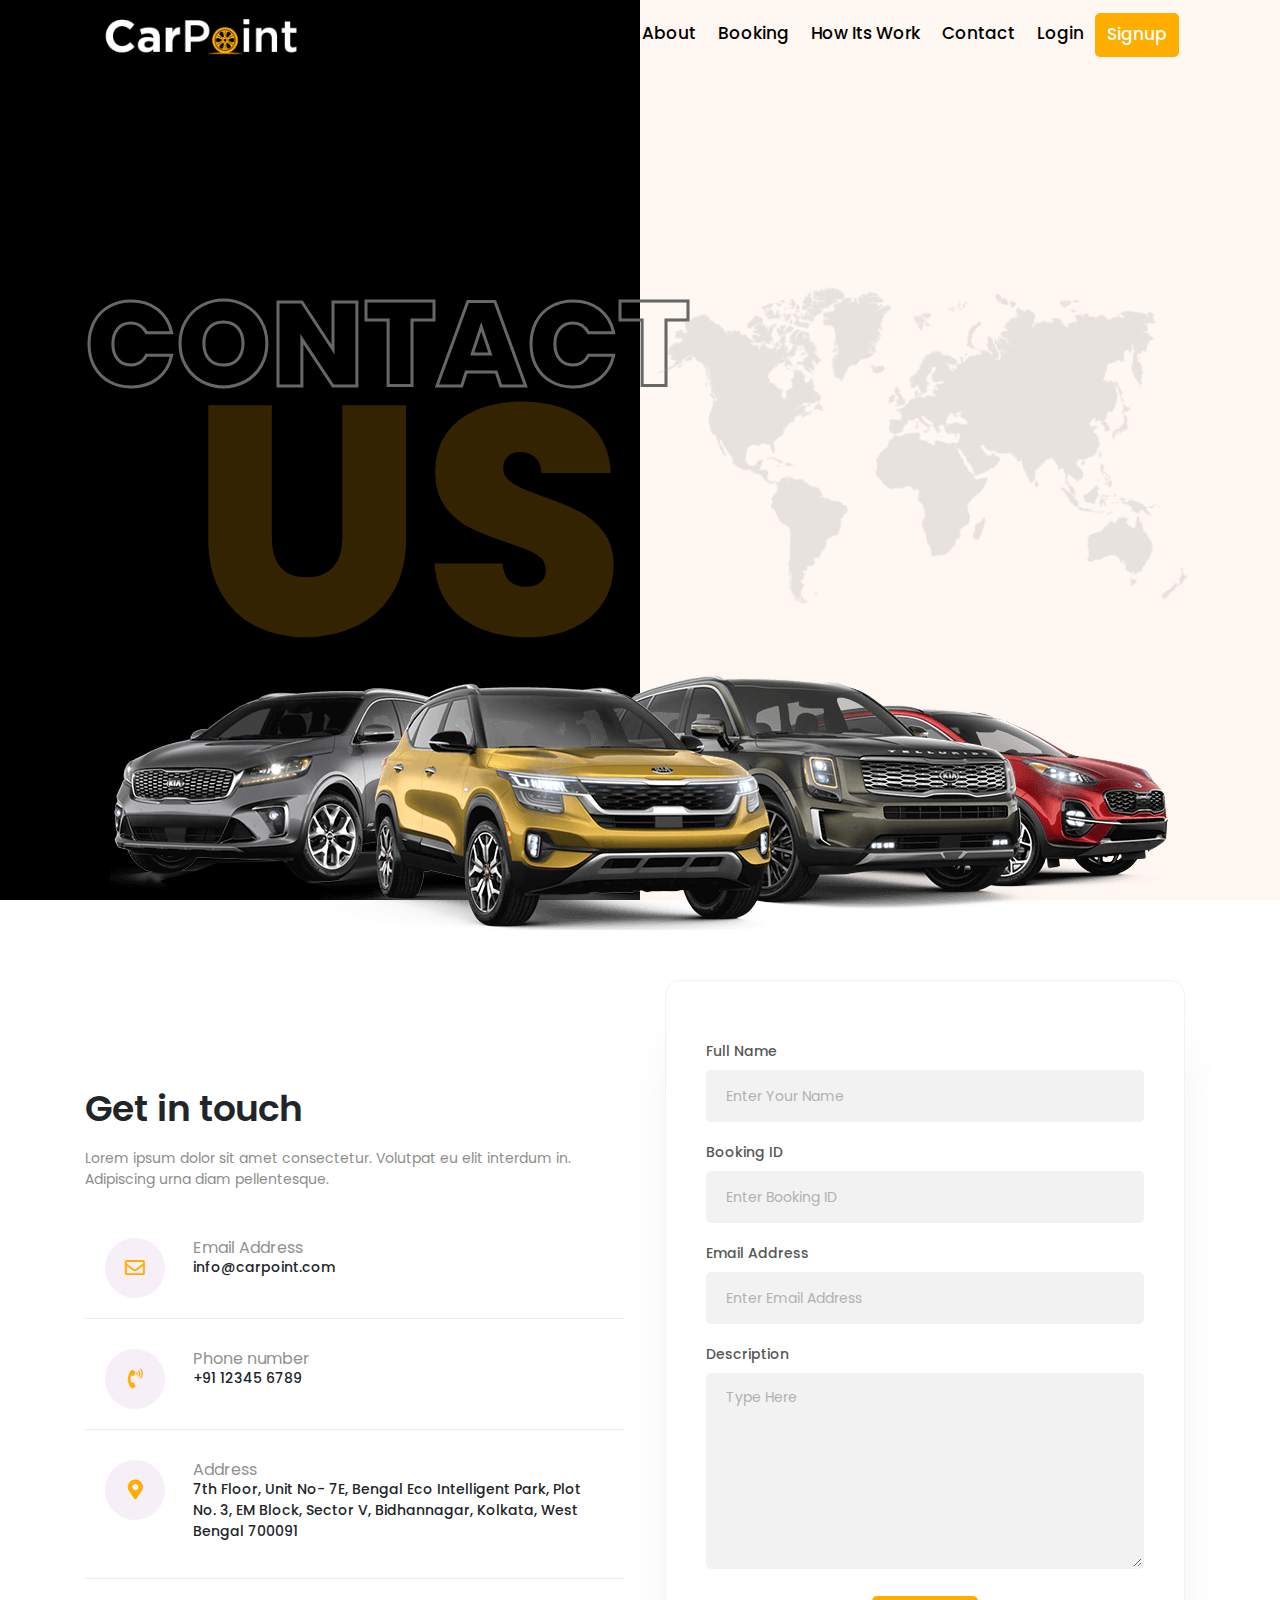
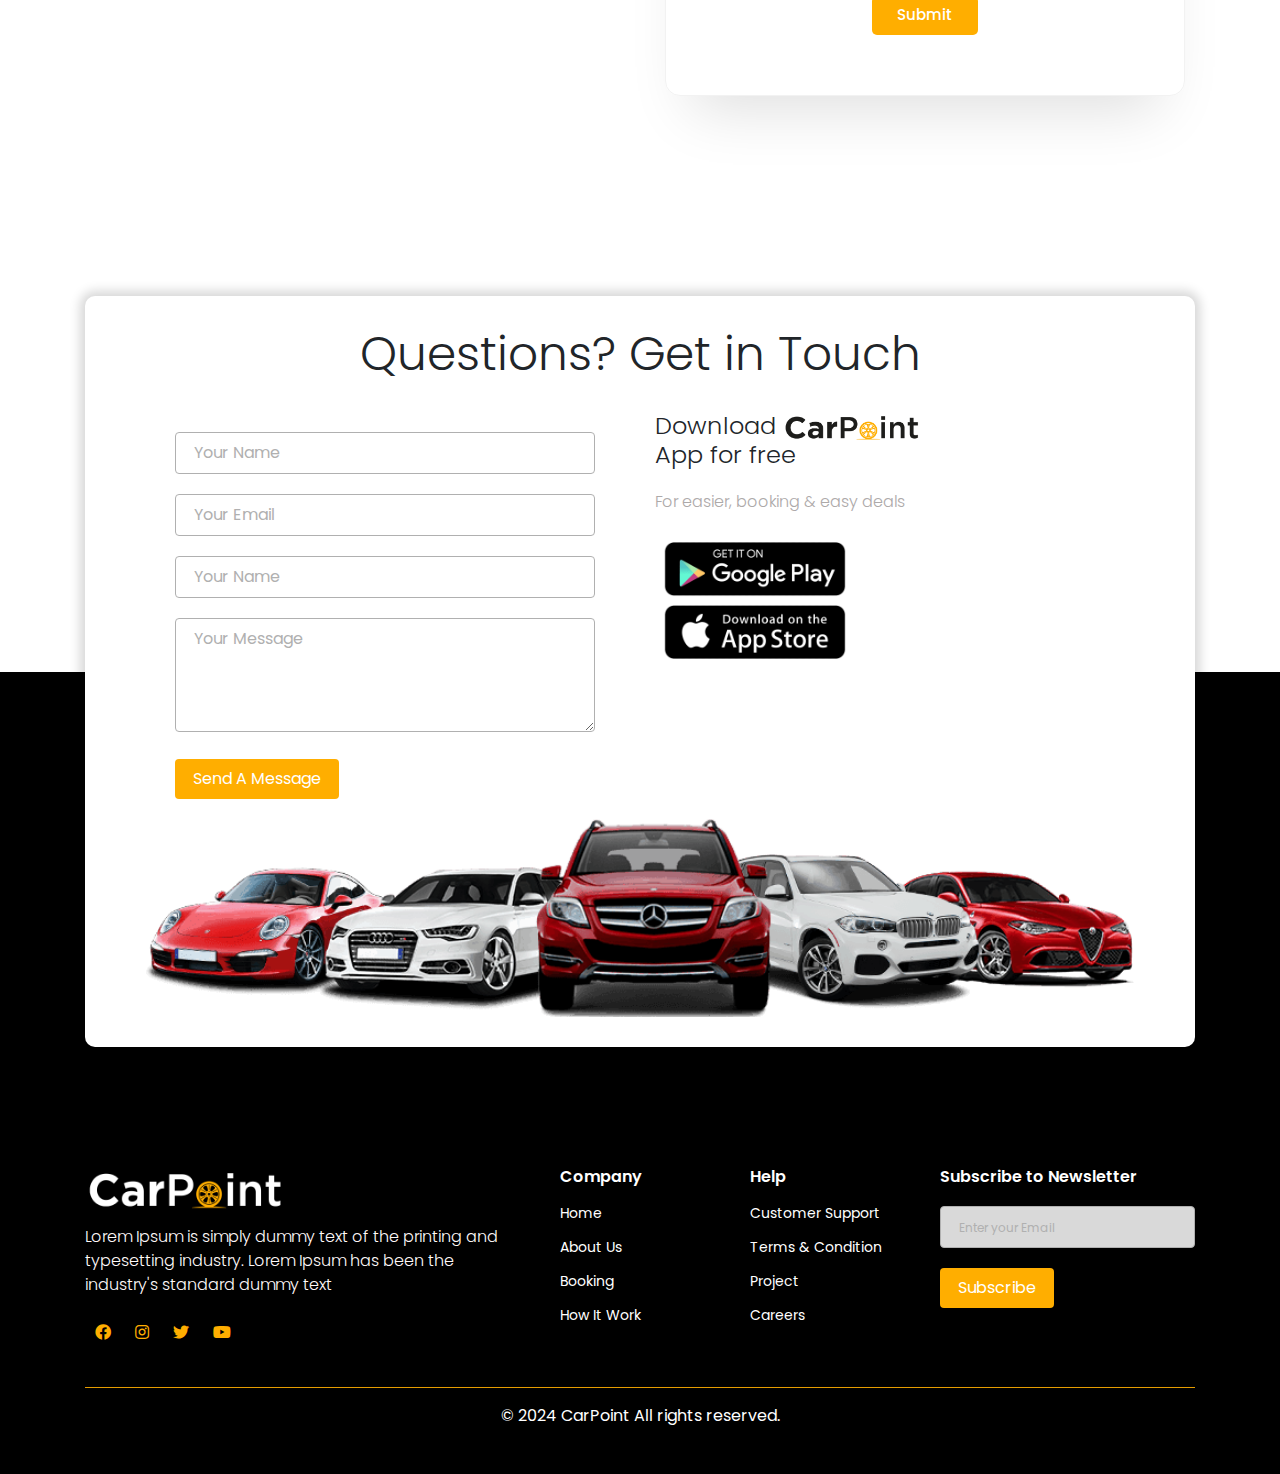
<file: contact-us.html>
<!doctype html>
<html lang="en">

<head>
    <!-- Required meta tags -->
    <meta charset="utf-8">
    <meta name="viewport" content="width=device-width, initial-scale=1, shrink-to-fit=no">

    <!-- Bootstrap CSS -->
    <link rel="stylesheet" href="https://cdn.jsdelivr.net/npm/bootstrap@4.6.2/dist/css/bootstrap.min.css">
    <link
        href="https://fonts.googleapis.com/css2?family=Poppins:ital,wght@0,100;0,200;0,300;0,400;0,500;0,600;0,700;0,800;0,900;1,100;1,200;1,300;1,400;1,500;1,600;1,700;1,800;1,900&display=swap"
        rel="stylesheet">
    <link rel="stylesheet" href="https://cdnjs.cloudflare.com/ajax/libs/font-awesome/5.15.4/css/all.min.css" />
    <link rel="stylesheet"
        href="https://cdnjs.cloudflare.com/ajax/libs/OwlCarousel2/2.3.4/assets/owl.carousel.min.css" />
    <link rel="stylesheet"
        href="https://cdnjs.cloudflare.com/ajax/libs/OwlCarousel2/2.3.4/assets/owl.theme.default.min.css" />
    <link rel="stylesheet" href="css/contact.css">

    <title>Contact Us | Carpoint</title>
</head>

<body>
    <!-- header start -->
    <header class="header_section">
        <div class="container-lg">
            <nav class="navbar navbar-expand-lg navbar-light">
                <a class="navbar-brand" href="index.html">
                    <img src="images/logo.png" alt="Logo" width="200">
                </a>
                <button class="navbar-toggler" type="button" data-toggle="collapse"
                    data-target="#navbarSupportedContent" aria-controls="navbarSupportedContent" aria-expanded="false"
                    aria-label="Toggle navigation">
                    <span class="navbar-toggler-icon"></span>
                </button>

                <div class="collapse navbar-collapse" id="navbarSupportedContent">
                    <ul class="navbar-nav ml-auto">
                        <li class="nav-item active">
                            <a class="nav-link" href="about-us.html">About <span class="sr-only">(current)</span></a>
                        </li>
                        <li class="nav-item">
                            <a class="nav-link" href="booking.html">Booking</a>
                        </li>

                        <li class="nav-item">
                            <a class="nav-link" href="how-it-work.html">How Its Work </a>
                        </li>

                        <li class="nav-item">
                            <a class="nav-link" href="contact-us.html">Contact</a>
                        </li>

                        <li class="nav-item">
                            <a class="nav-link" href="sign-in.html">Login</a>
                        </li>

                        <li class="nav-item">
                            <a class="nav-link" href="sign-up.html">Signup</a>
                        </li>

                    </ul>
                </div>
            </nav>
        </div>
    </header>
    <!-- header end -->

    <main>
        <!-- Breadcrumb Section Start -->
        <section class="hero-section breadcrumb-section">
            <div class="container">
                <div class="row">
                    <div class="col-md-6">
                        <div class="breadcrumb-content">
                            <h3>contact</h3>
                            <h2 class="low-opacity">Us</h2>
                        </div>
                    </div>
                    <div class="col-md-6">
                        <div class="breadcrumb-right-image">
                            <img src="images/map.png" alt="Map Image" class="img-fluid w-100 ">
                        </div>
                    </div>
                </div>
            </div>
            <div class="breadcrumb-image">
                <img src="images/all-car-breadcrumb.png" alt="Breadcrumb image" class="img-fluid">
            </div>
        </section>
        <!-- Breadcrumb Section End -->

        <!-- Contact Us Section Form Start -->
        <section class="contact-us-section">
            <div class="container">
                <div class="row">
                    <div class="col-md-6 d-flex flex-column justify-content-center">
                        <div class="section_title text-left">
                            <h3>Get in touch</h3>
                            <p>Lorem ipsum dolor sit amet consectetur. Volutpat eu elit interdum in. Adipiscing urna
                                diam
                                pellentesque.
                            </p>
                        </div>
                        <div class="contact_info">
                            <div class="single_contact_info">
                                <div class="row">
                                    <div class="col-md-2">
                                        <div class="single_contact_info_icon">
                                            <i class="far fa-envelope"></i>
                                        </div>
                                    </div>
                                    <div class="col-md-10">
                                        <div>
                                            <h4>Email Address</h4>
                                            <p>info@carpoint.com</p>
                                        </div>
                                    </div>
                                </div>
                            </div>
                            <div class="single_contact_info">
                                <div class="row">
                                    <div class="col-md-2">
                                        <div class="single_contact_info_icon">
                                            <i class="fas fa-phone-volume"></i>
                                        </div>
                                    </div>
                                    <div class="col-md-10">
                                        <div>
                                            <h4>Phone number</h4>
                                            <p>+91 12345 6789</p>
                                        </div>
                                    </div>
                                </div>
                            </div>
                            <div class="single_contact_info">
                                <div class="row">
                                    <div class="col-md-2">
                                        <div class="single_contact_info_icon">
                                            <i class="fas fa-map-marker-alt"></i>
                                        </div>
                                    </div>
                                    <div class="col-md-10">
                                        <div>
                                            <h4>Address</h4>
                                            <p>7th Floor, Unit No- 7E, Bengal Eco Intelligent Park, Plot No. 3,
                                                EM Block, Sector V, Bidhannagar, Kolkata, West Bengal 700091</p>
                                        </div>
                                    </div>
                                </div>
                            </div>
                        </div>
                    </div>
                    <div class="col-md-6">
                        <div class="form-wrapper">
                            <form action="">
                                <div class="form-field">
                                    <label for="name">Full Name</label>
                                    <input type="text" name="name" id="name" placeholder="Enter Your Name">
                                </div>
                                <div class="form-field">
                                    <label for="booking_id">Booking ID</label>
                                    <input type="text" name="booking_id" id="booking_id" placeholder="Enter Booking ID">
                                </div>
                                <div class="form-field">
                                    <label for="email">Email Address</label>
                                    <input type="email" name="email" id="email" placeholder="Enter Email Address">
                                </div>
                                <div class="form-field">
                                    <label for="description">Description</label>
                                    <textarea rows="7" type="text" name="description" id="description"
                                        placeholder="Type Here"></textarea>
                                </div>
                                <div class="form-field d-flex justify-content-center">
                                    <button type="submit">Submit</button>
                                </div>
                            </form>
                        </div>
                    </div>
                </div>
            </div>
        </section>
        <!-- Contact Us Section Form End -->

    </main>

    <!-- Get in touch start -->
    <section class="get_in_touch_section">
        <div class="container">
            <div class="get_in_touch_inner_wrapper">
                <h2>Questions? Get in Touch</h2>
                <div class="row">
                    <div class="col-md-6">
                        <form action="">
                            <div class="form-field">
                                <input type="text" name="name" id="name" placeholder="Your Name">
                            </div>
                            <div class="form-field">
                                <input type="text" name="email" id="email" placeholder="Your Email">
                            </div>
                            <div class="form-field">
                                <input type="text" name="name" id="name" placeholder="Your Name">
                            </div>
                            <div class="form-field">
                                <textarea type="text" rows="4" name="message" id="message"
                                    placeholder="Your Message"></textarea>
                            </div>
                            <div class="form-field">
                                <button type="submit">Send a message</button>
                            </div>
                        </form>
                    </div>
                    <div class="col-md-6">
                        <div class="download_app_area">
                            <h5>
                                Download
                                <img src="images/logo-dark.png" alt="Logo" width="140">
                            </h5>
                            <h5>App for free</h5>
                            <p>For easier, booking & easy deals</p>
                            <div>
                                <img src="images/app.png" alt="Download the app" width="200">
                            </div>
                        </div>
                    </div>
                </div>
                <div>
                    <img src="images/all-car.png" alt="All Car" class="img-fluid w-100">
                </div>
            </div>
        </div>
    </section>
    <!-- Get in touch end -->

    <!-- footer start -->
    <footer>
        <div class="container-lg">
            <div class="row">
                <div class="col-md-5">
                    <div class="footer-widget">
                        <img src="images/logo.png" alt="Logo" width="200">
                        <p>Lorem Ipsum is simply dummy text of the printing and
                            typesetting industry. Lorem Ipsum has been the industry's
                            standard dummy text</p>
                        <div class="social-logos">
                            <ul>
                                <li>
                                    <a href="#">
                                        <i class="fab fa-facebook"></i>
                                    </a>
                                </li>
                                <li>
                                    <a href="#">
                                        <i class="fab fa-instagram"></i>
                                    </a>
                                </li>
                                <li>
                                    <a href="#">
                                        <i class="fab fa-twitter"></i>
                                    </a>
                                </li>
                                <li>
                                    <a href="#">
                                        <i class="fab fa-youtube"></i>
                                    </a>
                                </li>
                            </ul>
                        </div>
                    </div>
                </div>
                <div class="col-md-2">
                    <div class="footer-widget">
                        <h3>Company</h3>
                        <div class="footer-menu">
                            <ul>
                                <li>
                                    <a href="#">
                                        Home
                                    </a>
                                </li>
                                <li>
                                    <a href="#">
                                        About Us
                                    </a>
                                </li>
                                <li>
                                    <a href="#">
                                        Booking
                                    </a>
                                </li>
                                <li>
                                    <a href="#">
                                        How It Work
                                    </a>
                                </li>
                            </ul>
                        </div>
                    </div>
                </div>
                <div class="col-md-2">
                    <div class="footer-widget">
                        <h3>Help</h3>
                        <div class="footer-menu">
                            <ul>
                                <li>
                                    <a href="#">
                                        Customer Support
                                    </a>
                                </li>
                                <li>
                                    <a href="#">
                                        Terms & Condition
                                    </a>
                                </li>
                                <li>
                                    <a href="#">
                                        Project
                                    </a>
                                </li>
                                <li>
                                    <a href="#">
                                        Careers
                                    </a>
                                </li>
                            </ul>
                        </div>
                    </div>
                </div>
                <div class="col-md-3">
                    <div class="footer-widget">
                        <h3>Subscribe to Newsletter</h3>
                        <form action="">
                            <div class="form-field">
                                <input type="text" placeholder="Enter your Email">
                            </div>
                            <div class="form-field">
                                <button type="submit">Subscribe</button>
                            </div>

                        </form>
                    </div>
                </div>
            </div>
            <hr />
            <div class="copyright text-center text-white ">
                <p>&copy; 2024 CarPoint All rights reserved.</p>
            </div>
        </div>
    </footer>
    <!-- footer end -->

    <script src="https://cdn.jsdelivr.net/npm/jquery@3.5.1/dist/jquery.slim.min.js"></script>
    <script src="https://cdn.jsdelivr.net/npm/bootstrap@4.6.2/dist/js/bootstrap.bundle.min.js"></script>
    <script src="https://cdnjs.cloudflare.com/ajax/libs/OwlCarousel2/2.3.4/owl.carousel.min.js"></script>
    <script src="js/main.js"></script>
</body>

</html>
</file>
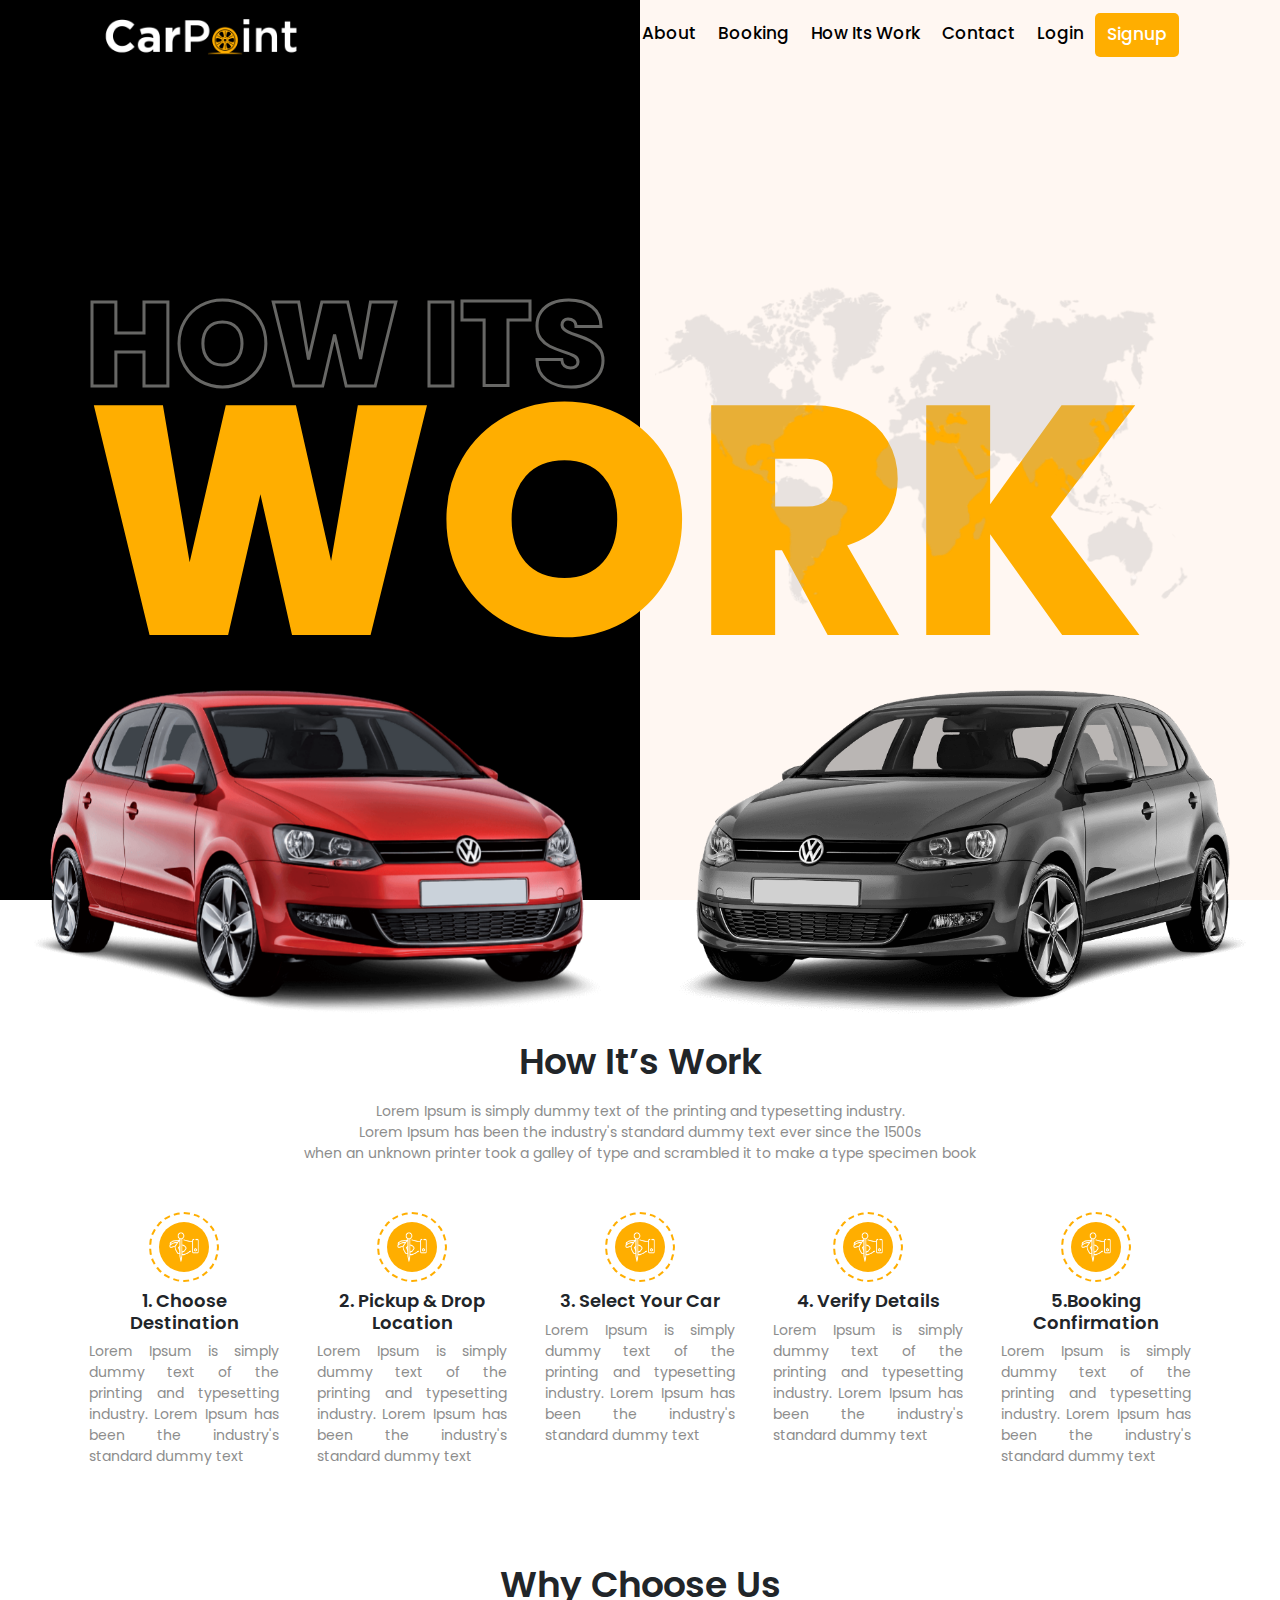
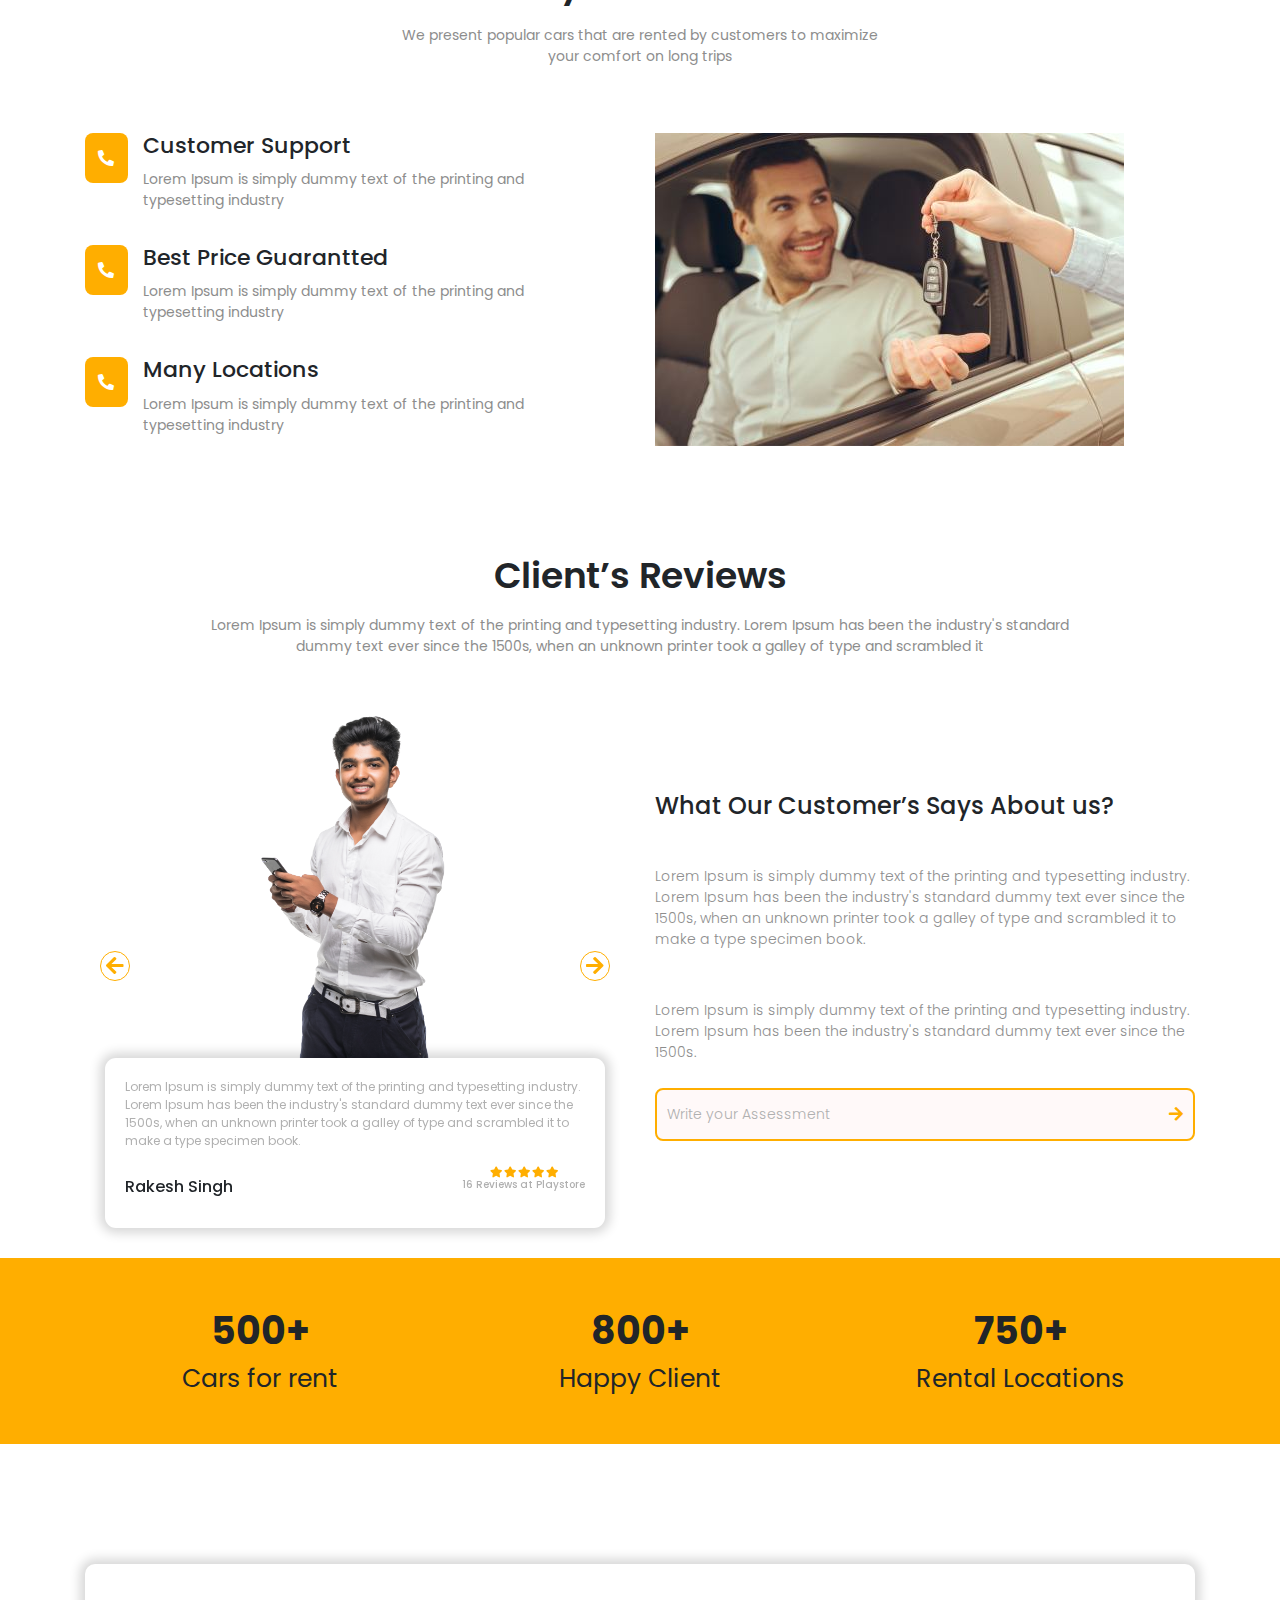
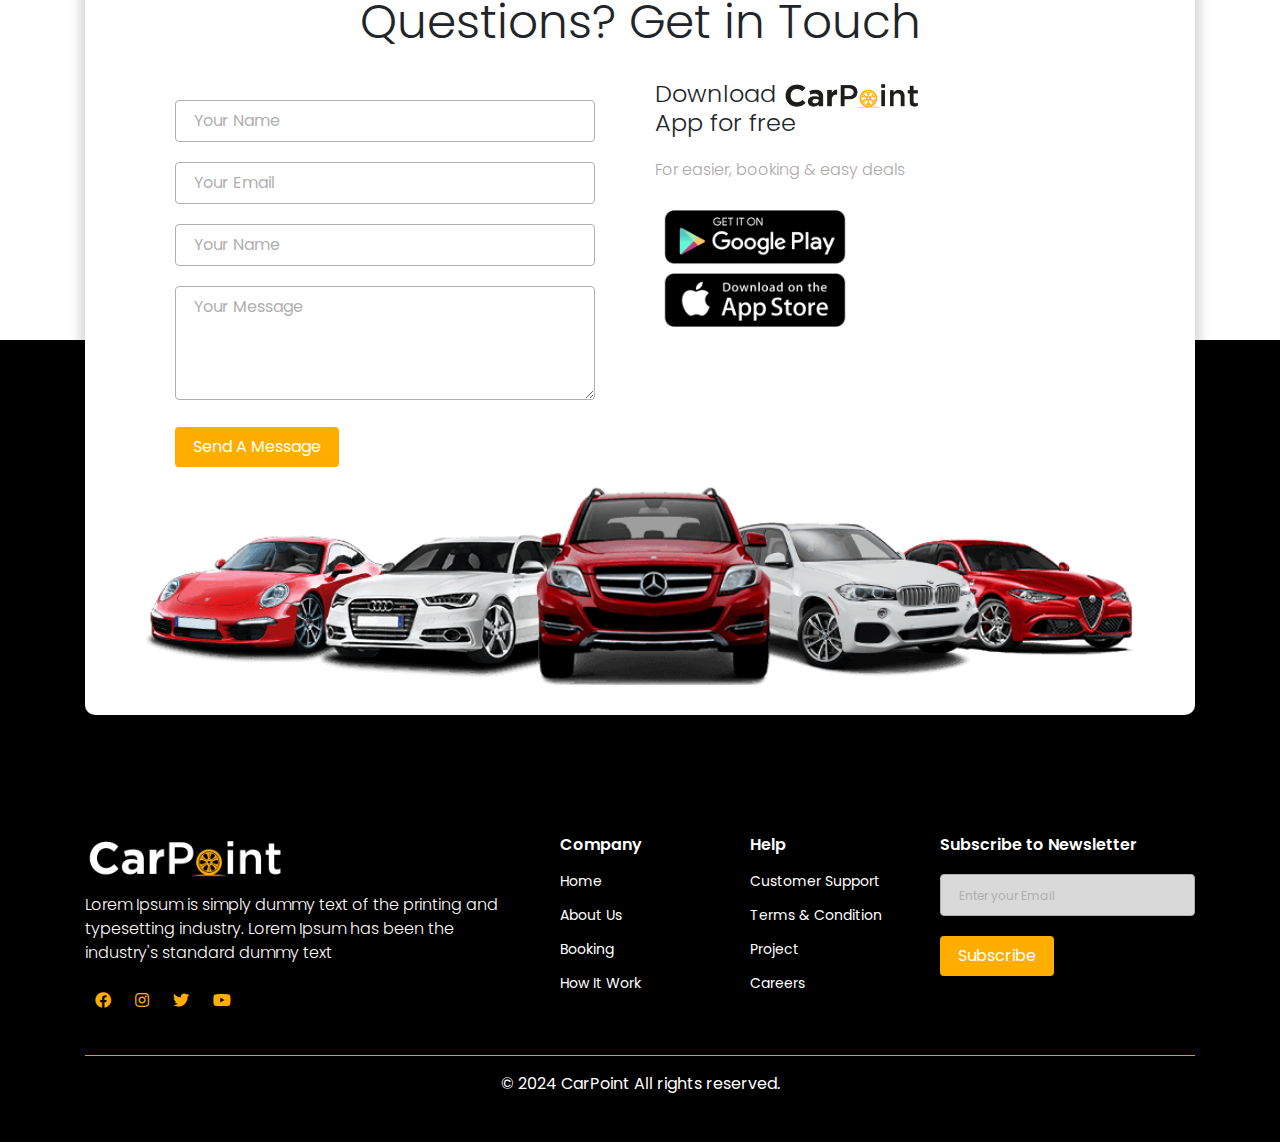
<file: how-it-work.html>
<!doctype html>
<html lang="en">

<head>
    <!-- Required meta tags -->
    <meta charset="utf-8">
    <meta name="viewport" content="width=device-width, initial-scale=1, shrink-to-fit=no">

    <!-- Bootstrap CSS -->
    <link rel="stylesheet" href="https://cdn.jsdelivr.net/npm/bootstrap@4.6.2/dist/css/bootstrap.min.css">
    <link
        href="https://fonts.googleapis.com/css2?family=Poppins:ital,wght@0,100;0,200;0,300;0,400;0,500;0,600;0,700;0,800;0,900;1,100;1,200;1,300;1,400;1,500;1,600;1,700;1,800;1,900&display=swap"
        rel="stylesheet">
    <link rel="stylesheet" href="https://cdnjs.cloudflare.com/ajax/libs/font-awesome/5.15.4/css/all.min.css" />
    <link rel="stylesheet"
        href="https://cdnjs.cloudflare.com/ajax/libs/OwlCarousel2/2.3.4/assets/owl.carousel.min.css" />
    <link rel="stylesheet"
        href="https://cdnjs.cloudflare.com/ajax/libs/OwlCarousel2/2.3.4/assets/owl.theme.default.min.css" />
    <link rel="stylesheet" href="css/how-it-works.css">

    <title>How it Work | Carpoint</title>
</head>

<body>
    <!-- header start -->
    <header class="header_section">
        <div class="container-lg">
            <nav class="navbar navbar-expand-lg navbar-light">
                <a class="navbar-brand" href="index.html">
                    <img src="images/logo.png" alt="Logo" width="200">
                </a>
                <button class="navbar-toggler" type="button" data-toggle="collapse"
                    data-target="#navbarSupportedContent" aria-controls="navbarSupportedContent" aria-expanded="false"
                    aria-label="Toggle navigation">
                    <span class="navbar-toggler-icon"></span>
                </button>

                <div class="collapse navbar-collapse" id="navbarSupportedContent">
                    <ul class="navbar-nav ml-auto">
                        <li class="nav-item active">
                            <a class="nav-link" href="about-us.html">About <span class="sr-only">(current)</span></a>
                        </li>
                        <li class="nav-item">
                            <a class="nav-link" href="#">Booking</a>
                        </li>

                        <li class="nav-item">
                            <a class="nav-link" href="how-it-work.html">How Its Work </a>
                        </li>

                        <li class="nav-item">
                            <a class="nav-link" href="contact-us.html">Contact</a>
                        </li>

                        <li class="nav-item">
                            <a class="nav-link" href="sign-in.html">Login</a>
                        </li>

                        <li class="nav-item">
                            <a class="nav-link" href="sign-up.html">Signup</a>
                        </li>

                    </ul>
                </div>
            </nav>
        </div>
    </header>
    <!-- header end -->

    <main>
        <!-- Breadcrumb Section Start -->
        <section class="hero-section breadcrumb-section">
            <div class="container">
                <div class="row">
                    <div class="col-md-6">
                        <div class="breadcrumb-content">
                            <h3>how its</h3>
                            <h2>work</h2>
                        </div>
                    </div>
                    <div class="col-md-6">
                        <div class="breadcrumb-right-image">
                            <img src="images/map.png" alt="Map Image" class="img-fluid w-100 ">
                        </div>
                    </div>
                </div>
            </div>
            <div class="breadcrumb-image how_it_work d-flex">
                <img src="images/how_it_work.png" alt="Breadcrumb image" width="50%">
                <img src="images/how_it_work.png" alt="Breadcrumb image" width="50%">
            </div>
        </section>
        <!-- Breadcrumb Section End -->

        <!-- How It Work Section Start -->
        <section class="how_it_work_section">
            <div class="container-lg">
                <div class="section_title">
                    <h3>How It’s Work</h3>
                    <p>Lorem Ipsum is simply dummy text of the printing and typesetting industry.<br />
                        Lorem Ipsum has been the industry's standard dummy text ever since the 1500s <br />
                        when an unknown printer took a galley of type and scrambled it to make a type specimen book</p>
                </div>
                <div class="">
                    <div class="row">
                        <div class="col mx-1">
                            <div class="single_how_it_works">
                                <div class="single_how_it_works_icon_outer_wrapper">
                                    <div class="single_how_it_works_icon">
                                        <img src="images/service-icon.png" alt="Icon">
                                    </div>
                                </div>
                                <div class="single_how_it_works_content">
                                    <h4>1. Choose Destination</h4>
                                    <p>Lorem Ipsum is simply dummy text of the printing and typesetting industry. Lorem
                                        Ipsum has been the industry's standard dummy text </p>
                                </div>
                            </div>
                        </div>
                        <div class="col mx-1">
                            <div class="single_how_it_works">
                                <div class="single_how_it_works_icon_outer_wrapper">
                                    <div class="single_how_it_works_icon">
                                        <img src="images/service-icon.png" alt="Icon">
                                    </div>
                                </div>
                                <div class="single_how_it_works_content">
                                    <h4>2. Pickup & Drop Location</h4>
                                    <p>Lorem Ipsum is simply dummy text of the printing and typesetting industry. Lorem
                                        Ipsum has been the industry's standard dummy text </p>
                                </div>
                            </div>
                        </div>
                        <div class="col mx-1">
                            <div class="single_how_it_works">
                                <div class="single_how_it_works_icon_outer_wrapper">
                                    <div class="single_how_it_works_icon">
                                        <img src="images/service-icon.png" alt="Icon">
                                    </div>
                                </div>
                                <div class="single_how_it_works_content">
                                    <h4>3. Select Your Car</h4>
                                    <p>Lorem Ipsum is simply dummy text of the printing and typesetting industry. Lorem
                                        Ipsum has been the industry's standard dummy text </p>
                                </div>
                            </div>
                        </div>
                        <div class="col mx-1">
                            <div class="single_how_it_works">
                                <div class="single_how_it_works_icon_outer_wrapper">
                                    <div class="single_how_it_works_icon">
                                        <img src="images/service-icon.png" alt="Icon">
                                    </div>
                                </div>
                                <div class="single_how_it_works_content">
                                    <h4>4. Verify Details </h4>
                                    <p>Lorem Ipsum is simply dummy text of the printing and typesetting industry. Lorem
                                        Ipsum has been the industry's standard dummy text </p>
                                </div>
                            </div>
                        </div>
                        <div class="col mx-1">
                            <div class="single_how_it_works">
                                <div class="single_how_it_works_icon_outer_wrapper">
                                    <div class="single_how_it_works_icon">
                                        <img src="images/service-icon.png" alt="Icon">
                                    </div>
                                </div>
                                <div class="single_how_it_works_content">
                                    <h4>5.Booking Confirmation </h4>
                                    <p>Lorem Ipsum is simply dummy text of the printing and typesetting industry. Lorem
                                        Ipsum has been the industry's standard dummy text </p>
                                </div>
                            </div>
                        </div>
                    </div>
                </div>
            </div>
        </section>
        <!-- How It Work Section End -->

        <!-- Why Choose us Section Start -->
        <section class="why_choose_us_section">
            <div class="container">
                <div class="section_title">
                    <h3>Why Choose Us</h3>
                    <p>We present popular cars that are rented by customers to maximize <br /> your comfort on long
                        trips
                    </p>
                </div>
                <div class="row py-5">
                    <div class="col-md-6">
                        <div class="why_choose_us_wrapper">
                            <div class="single_why_choose_us">
                                <div class="icon_wrapper">
                                    <i class="fas fa-phone-alt"></i>
                                </div>
                                <div>
                                    <h4>Customer Support</h4>
                                    <p>Lorem Ipsum is simply dummy text of the printing and typesetting industry</p>
                                </div>
                            </div>
                            <div class="single_why_choose_us">
                                <div class="icon_wrapper">
                                    <i class="fas fa-phone-alt"></i>
                                </div>
                                <div>
                                    <h4>Best Price Guarantted</h4>
                                    <p>Lorem Ipsum is simply dummy text of the printing and typesetting industry</p>
                                </div>
                            </div>
                            <div class="single_why_choose_us">
                                <div class="icon_wrapper">
                                    <i class="fas fa-phone-alt"></i>
                                </div>
                                <div>
                                    <h4>Many Locations</h4>
                                    <p>Lorem Ipsum is simply dummy text of the printing and typesetting industry</p>
                                </div>
                            </div>
                        </div>
                    </div>
                    <div class="col-md-6">
                        <div class="why_choose_us_image">
                            <img src="images/choose_us.jpg" alt="Why Choose us" class="img-fluid">
                        </div>
                    </div>
                </div>
            </div>
        </section>
        <!-- Why Choose us Section End -->

        <!-- Client Reviews Section Start -->
        <section class="client_reviews_section">
            <div class="container">
                <div class="section_title">
                    <h3>Client’s Reviews</h3>
                    <p>Lorem Ipsum is simply dummy text of the printing and typesetting industry. Lorem Ipsum has been
                        the
                        industry's standard <br /> dummy text ever since the 1500s, when an unknown printer took a
                        galley of
                        type and scrambled it</p>
                </div>

                <div class="row">
                    <div class="col-md-6">
                        <div class="client_reviews_wrapper">
                            <div class="owl-carousel owl-theme" id="cient_reviews">
                                <div class="item">
                                    <div class="single_client_reviews">
                                        <div class="client_image">
                                            <img src="images/rakesh.png" alt="Rakesh" class="img-fluid">
                                        </div>
                                        <div class="client_desc">
                                            <p>Lorem Ipsum is simply dummy text of the printing and typesetting
                                                industry.
                                                Lorem Ipsum has been the industry's standard dummy text ever since the
                                                1500s, when an unknown printer took a galley of type and scrambled it to
                                                make a type specimen book.</p>
                                            <div class="client_meta">
                                                <h4>Rakesh Singh</h4>
                                                <div class="ratings">
                                                    <div>
                                                        <i class="fas fa-star"></i>
                                                        <i class="fas fa-star"></i>
                                                        <i class="fas fa-star"></i>
                                                        <i class="fas fa-star"></i>
                                                        <i class="fas fa-star"></i>
                                                    </div>
                                                    <p>16 Reviews at Playstore </p>
                                                </div>
                                            </div>
                                        </div>
                                    </div>
                                </div>
                                <div class="item">
                                    <div class="single_client_reviews">
                                        <div class="client_image">
                                            <img src="images/rakesh.png" alt="Rakesh" class="img-fluid">
                                        </div>
                                        <div class="client_desc">
                                            <p>Lorem Ipsum is simply dummy text of the printing and typesetting
                                                industry.
                                                Lorem Ipsum has been the industry's standard dummy text ever since the
                                                1500s, when an unknown printer took a galley of type and scrambled it to
                                                make a type specimen book.</p>
                                            <div class="client_meta">
                                                <h4>Rakesh Singh</h4>
                                                <div class="ratings">
                                                    <div>
                                                        <i class="fas fa-star"></i>
                                                        <i class="fas fa-star"></i>
                                                        <i class="fas fa-star"></i>
                                                        <i class="fas fa-star"></i>
                                                        <i class="fas fa-star"></i>
                                                    </div>
                                                    <p>16 Reviews at Playstore </p>
                                                </div>
                                            </div>
                                        </div>
                                    </div>
                                </div>
                            </div>
                        </div>
                    </div>

                    <div class="col-md-6">
                        <div class="what_customer_says">
                            <h4>What Our Customer’s Says
                                About us?</h4>
                            <p>Lorem Ipsum is simply dummy text of the printing and typesetting industry. Lorem Ipsum
                                has
                                been
                                the industry's standard dummy text ever since the 1500s, when an unknown printer took a
                                galley
                                of type and scrambled it to make a type specimen book.</p>
                            <p>Lorem Ipsum is simply dummy text of the printing and typesetting industry. Lorem Ipsum
                                has
                                been
                                the industry's standard dummy text ever since the 1500s.</p>
                            <div class="assenment_write">
                                <p>Write your Assessment </p>
                                <i class="fas fa-arrow-right"></i>
                            </div>
                        </div>
                    </div>
                </div>
        </section>
        <!-- Why Choose us Section End -->

        <!-- Counter Section Start -->
        <section class="counter-section">
            <div class="container">
                <div class="row">
                    <div class="col-md-4">
                        <div class="single_counter">
                            <h2>500+</h2>
                            <h4>Cars for rent</h4>
                        </div>
                    </div>
                    <div class="col-md-4">
                        <div class="single_counter">
                            <h2>800+</h2>
                            <h4>Happy Client</h4>
                        </div>
                    </div>
                    <div class="col-md-4">
                        <div class="single_counter">
                            <h2>750+</h2>
                            <h4>Rental Locations</h4>
                        </div>
                    </div>
                </div>
            </div>
        </section>
        <!-- Counter Section End -->

    </main>

    <!-- Get in touch start -->
    <section class="get_in_touch_section">
        <div class="container">
            <div class="get_in_touch_inner_wrapper">
                <h2>Questions? Get in Touch</h2>
                <div class="row">
                    <div class="col-md-6">
                        <form action="">
                            <div class="form-field">
                                <input type="text" name="name" id="name" placeholder="Your Name">
                            </div>
                            <div class="form-field">
                                <input type="text" name="email" id="email" placeholder="Your Email">
                            </div>
                            <div class="form-field">
                                <input type="text" name="name" id="name" placeholder="Your Name">
                            </div>
                            <div class="form-field">
                                <textarea type="text" rows="4" name="message" id="message"
                                    placeholder="Your Message"></textarea>
                            </div>
                            <div class="form-field">
                                <button type="submit">Send a message</button>
                            </div>
                        </form>
                    </div>
                    <div class="col-md-6">
                        <div class="download_app_area">
                            <h5>
                                Download
                                <img src="images/logo-dark.png" alt="Logo" width="140">
                            </h5>
                            <h5>App for free</h5>
                            <p>For easier, booking & easy deals</p>
                            <div>
                                <img src="images/app.png" alt="Download the app" width="200">
                            </div>
                        </div>
                    </div>
                </div>
                <div>
                    <img src="images/all-car.png" alt="All Car" class="img-fluid w-100">
                </div>
            </div>
        </div>
    </section>
    <!-- Get in touch end -->

    <!-- footer start -->
    <footer>
        <div class="container-lg">
            <div class="row">
                <div class="col-md-5">
                    <div class="footer-widget">
                        <img src="images/logo.png" alt="Logo" width="200">
                        <p>Lorem Ipsum is simply dummy text of the printing and
                            typesetting industry. Lorem Ipsum has been the industry's
                            standard dummy text</p>
                        <div class="social-logos">
                            <ul>
                                <li>
                                    <a href="#">
                                        <i class="fab fa-facebook"></i>
                                    </a>
                                </li>
                                <li>
                                    <a href="#">
                                        <i class="fab fa-instagram"></i>
                                    </a>
                                </li>
                                <li>
                                    <a href="#">
                                        <i class="fab fa-twitter"></i>
                                    </a>
                                </li>
                                <li>
                                    <a href="#">
                                        <i class="fab fa-youtube"></i>
                                    </a>
                                </li>
                            </ul>
                        </div>
                    </div>
                </div>
                <div class="col-md-2">
                    <div class="footer-widget">
                        <h3>Company</h3>
                        <div class="footer-menu">
                            <ul>
                                <li>
                                    <a href="#">
                                        Home
                                    </a>
                                </li>
                                <li>
                                    <a href="#">
                                        About Us
                                    </a>
                                </li>
                                <li>
                                    <a href="#">
                                        Booking
                                    </a>
                                </li>
                                <li>
                                    <a href="#">
                                        How It Work
                                    </a>
                                </li>
                            </ul>
                        </div>
                    </div>
                </div>
                <div class="col-md-2">
                    <div class="footer-widget">
                        <h3>Help</h3>
                        <div class="footer-menu">
                            <ul>
                                <li>
                                    <a href="#">
                                        Customer Support
                                    </a>
                                </li>
                                <li>
                                    <a href="#">
                                        Terms & Condition
                                    </a>
                                </li>
                                <li>
                                    <a href="#">
                                        Project
                                    </a>
                                </li>
                                <li>
                                    <a href="#">
                                        Careers
                                    </a>
                                </li>
                            </ul>
                        </div>
                    </div>
                </div>
                <div class="col-md-3">
                    <div class="footer-widget">
                        <h3>Subscribe to Newsletter</h3>
                        <form action="">
                            <div class="form-field">
                                <input type="text" placeholder="Enter your Email">
                            </div>
                            <div class="form-field">
                                <button type="submit">Subscribe</button>
                            </div>

                        </form>
                    </div>
                </div>
            </div>
            <hr />
            <div class="copyright text-center text-white ">
                <p>&copy; 2024 CarPoint All rights reserved.</p>
            </div>
        </div>
    </footer>
    <!-- footer end -->

    <script src="https://cdn.jsdelivr.net/npm/jquery@3.5.1/dist/jquery.slim.min.js"></script>
    <script src="https://cdn.jsdelivr.net/npm/bootstrap@4.6.2/dist/js/bootstrap.bundle.min.js"></script>
    <script src="https://cdnjs.cloudflare.com/ajax/libs/OwlCarousel2/2.3.4/owl.carousel.min.js"></script>
    <script src="js/main.js"></script>
</body>

</html>
</file>
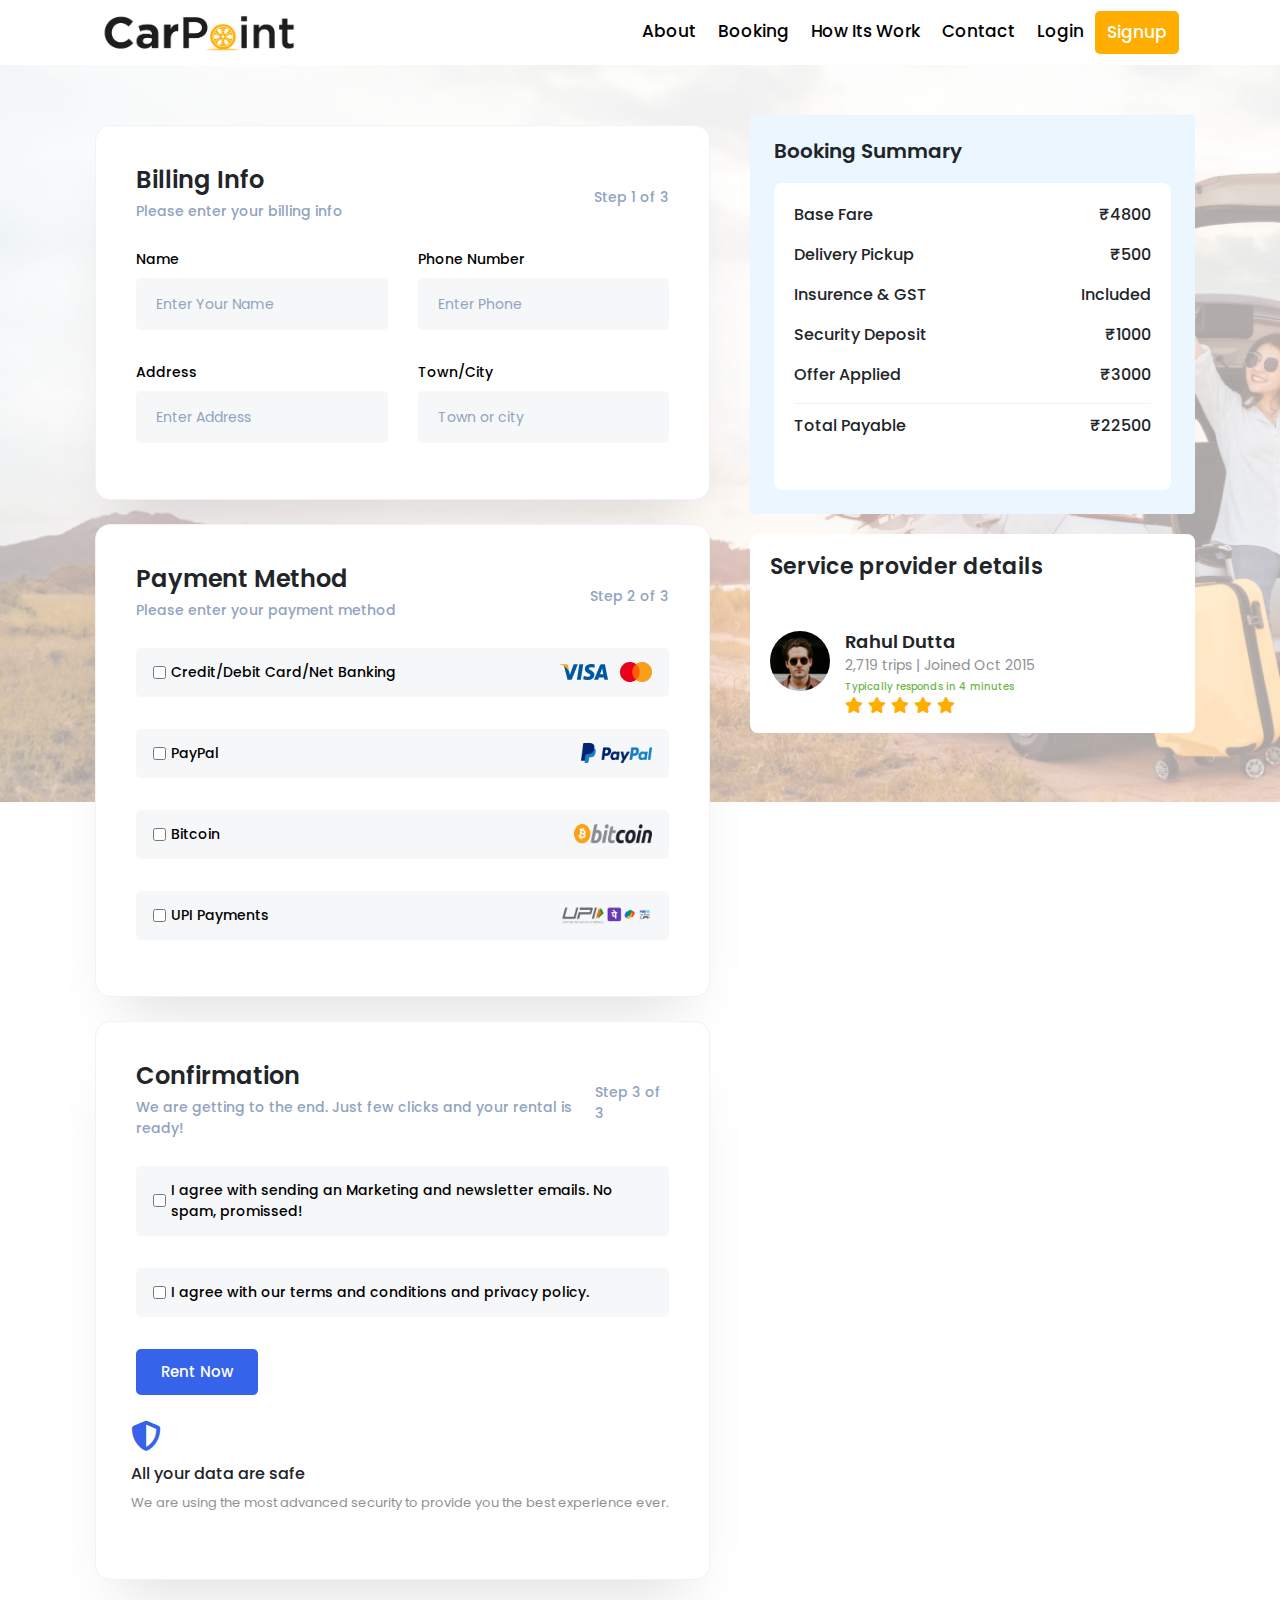
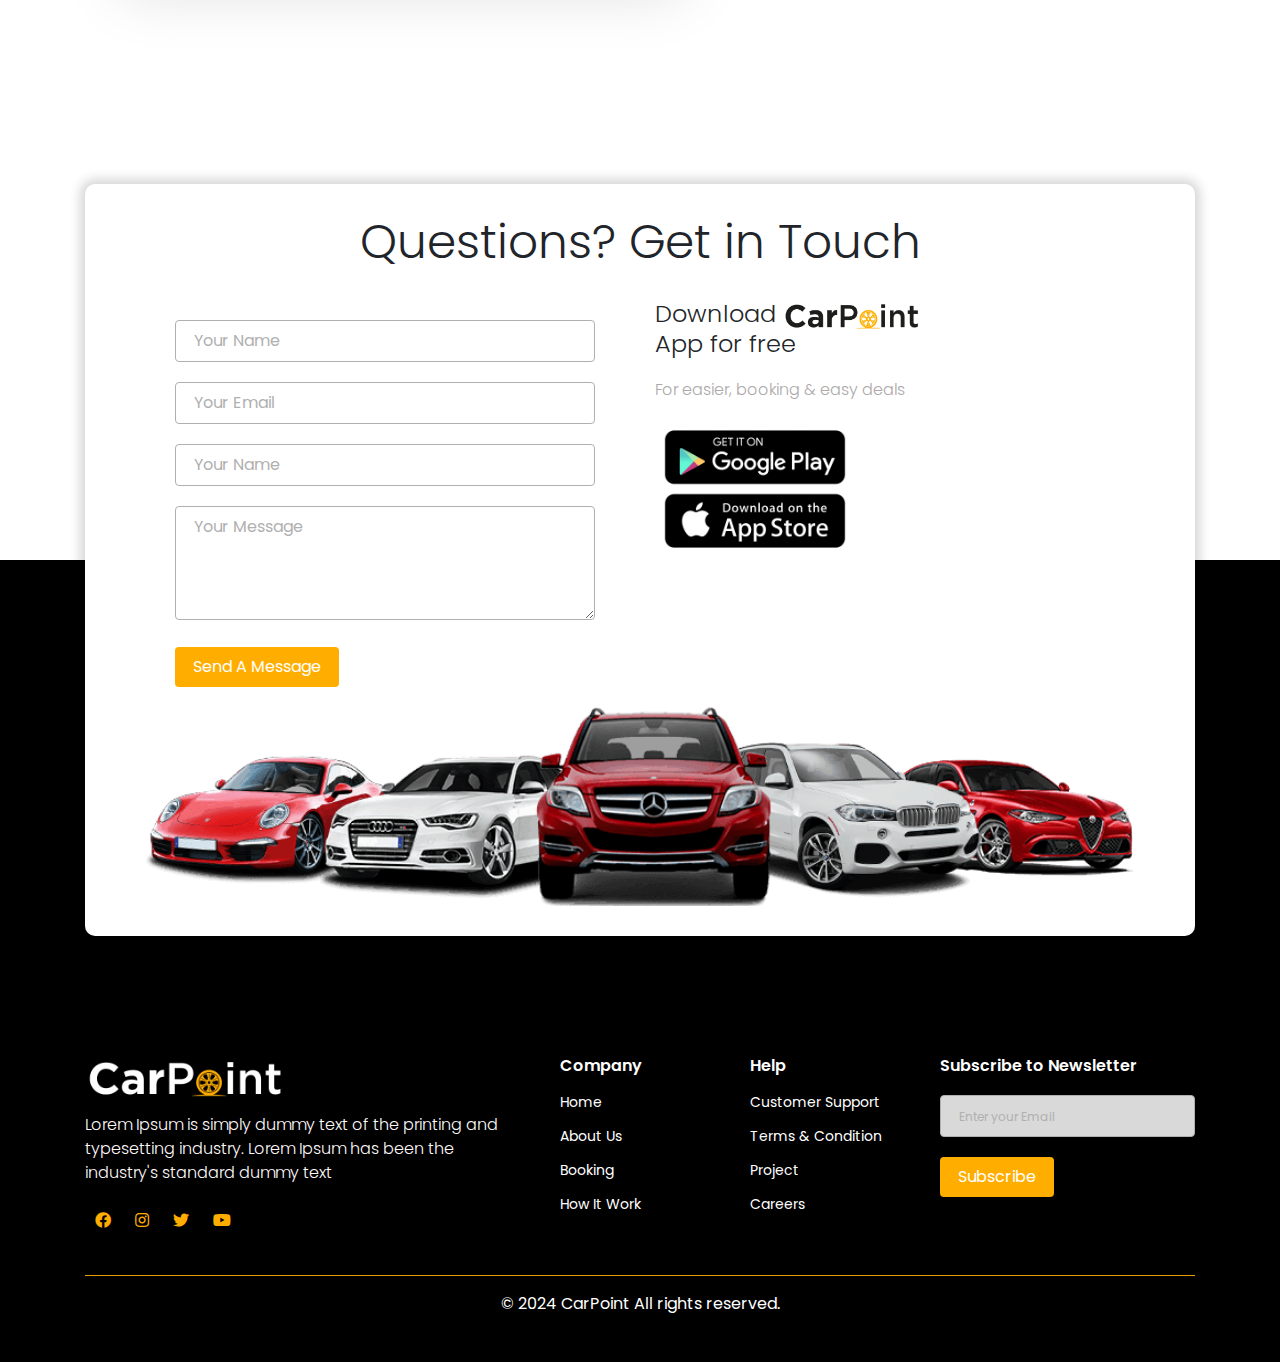
<file: payment.html>
<!doctype html>
<html lang="en">

<head>
    <!-- Required meta tags -->
    <meta charset="utf-8">
    <meta name="viewport" content="width=device-width, initial-scale=1, shrink-to-fit=no">

    <!-- Bootstrap CSS -->
    <link rel="stylesheet" href="https://cdn.jsdelivr.net/npm/bootstrap@4.6.2/dist/css/bootstrap.min.css">
    <link
        href="https://fonts.googleapis.com/css2?family=Poppins:ital,wght@0,100;0,200;0,300;0,400;0,500;0,600;0,700;0,800;0,900;1,100;1,200;1,300;1,400;1,500;1,600;1,700;1,800;1,900&display=swap"
        rel="stylesheet">
    <link rel="stylesheet" href="https://cdnjs.cloudflare.com/ajax/libs/font-awesome/5.15.4/css/all.min.css" />
    <link rel="stylesheet"
        href="https://cdnjs.cloudflare.com/ajax/libs/OwlCarousel2/2.3.4/assets/owl.carousel.min.css" />
    <link rel="stylesheet"
        href="https://cdnjs.cloudflare.com/ajax/libs/OwlCarousel2/2.3.4/assets/owl.theme.default.min.css" />
    <link rel="stylesheet" href="css/payment.css">

    <title>Payment | Carpoint</title>
</head>

<body>
    <!-- header start -->
    <header class="header_section">
        <div class="container-lg">
            <nav class="navbar navbar-expand-lg navbar-light">
                <a class="navbar-brand" href="index.html">
                    <img src="images/logo-dark.png" alt="Logo" width="200">
                </a>
                <button class="navbar-toggler" type="button" data-toggle="collapse"
                    data-target="#navbarSupportedContent" aria-controls="navbarSupportedContent" aria-expanded="false"
                    aria-label="Toggle navigation">
                    <span class="navbar-toggler-icon"></span>
                </button>

                <div class="collapse navbar-collapse" id="navbarSupportedContent">
                    <ul class="navbar-nav ml-auto">
                        <li class="nav-item active">
                            <a class="nav-link" href="about-us.html">About <span class="sr-only">(current)</span></a>
                        </li>
                        <li class="nav-item">
                            <a class="nav-link" href="booking.html">Booking</a>
                        </li>

                        <li class="nav-item">
                            <a class="nav-link" href="how-it-work.html">How Its Work </a>
                        </li>

                        <li class="nav-item">
                            <a class="nav-link" href="contact-us.html">Contact</a>
                        </li>

                        <li class="nav-item">
                            <a class="nav-link" href="sign-in.html">Login</a>
                        </li>

                        <li class="nav-item">
                            <a class="nav-link" href="sign-up.html">Signup</a>
                        </li>

                    </ul>
                </div>
            </nav>
        </div>
    </header>
    <!-- header end -->

    <main>
        <!-- Payment Form section start -->
        <section class="car_details_section payment_section">
            <div class="container-lg">
                <div class="row">
                    <div class="col-md-7">
                        <div class="form-wrapper">
                            <form action="">
                                <div class="bg-white payment_info mb-4">
                                    <div class="payment_title">
                                        <div>
                                            <h2>Billing Info</h2>
                                            <p>Please enter your billing info</p>
                                        </div>
                                        <p>Step 1 of 3</p>
                                    </div>

                                    <div class="row">
                                        <div class="col-md-6">
                                            <div class="form-field">
                                                <label for="name">Name</label>
                                                <input type="text" name="name" id="name" placeholder="Enter Your Name">
                                            </div>
                                        </div>
                                        <div class="col-md-6">
                                            <div class="form-field">
                                                <label for="phone">Phone Number</label>
                                                <input type="text" name="phone" id="phone" placeholder="Enter Phone">
                                            </div>
                                        </div>
                                        <div class="col-md-6">
                                            <div class="form-field">
                                                <label for="address">Address</label>
                                                <input type="text" name="address" id="address"
                                                    placeholder="Enter Address">
                                            </div>
                                        </div>
                                        <div class="col-md-6">
                                            <div class="form-field">
                                                <label for="town_or_city">Town/City</label>
                                                <input type="text" name="town_or_city" id="town_or_city"
                                                    placeholder="Town or city">
                                            </div>
                                        </div>
                                    </div>
                                </div>
                                <div class="bg-white payment_info mb-4">
                                    <div class="payment_title">
                                        <div>
                                            <h2>Payment Method</h2>
                                            <p>Please enter your payment method</p>
                                        </div>
                                        <p>Step 2 of 3</p>
                                    </div>

                                    <div class="row">
                                        <div class="col-md-12">
                                            <div class="form-field">
                                                <div class="payment_method_wrapper">
                                                    <div class="d-flex align-items-center gap-2">
                                                        <input type="checkbox" name="payment_method" id="name"
                                                            placeholder="Enter Your Name">
                                                        <label for="name">Credit/Debit Card/Net Banking</label>
                                                    </div>
                                                    <img src="images/Visa.png" alt="Visa">
                                                </div>
                                            </div>
                                        </div>
                                        <div class="col-md-12">
                                            <div class="form-field">
                                                <div class="payment_method_wrapper">
                                                    <div class="d-flex align-items-center gap-2">
                                                        <input type="checkbox" name="payment_method" id="phone"
                                                            placeholder="Enter Phone">
                                                        <label for="phone">PayPal</label>
                                                    </div>
                                                    <img src="images/PayPal.png" alt="Paypal">
                                                </div>
                                            </div>
                                        </div>
                                        <div class="col-md-12">
                                            <div class="form-field">
                                                <div class="payment_method_wrapper">
                                                    <div class="d-flex align-items-center gap-2">
                                                        <input type="checkbox" name="payment_method" id="address"
                                                            placeholder="Enter Address">
                                                        <label for="address">Bitcoin</label>
                                                    </div>
                                                    <img src="images/Bitcoin.png" alt="Bitcoin">
                                                </div>
                                            </div>
                                        </div>
                                        <div class="col-md-12">
                                            <div class="form-field">
                                                <div class="payment_method_wrapper">
                                                    <div class="d-flex align-items-center gap-2">
                                                        <input type="checkbox" name="payment_method" id="town_or_city"
                                                            placeholder="Town or city">
                                                        <label for="town_or_city">UPI Payments</label>
                                                    </div>
                                                    <img src="images/upi.png" alt="UPI">
                                                </div>
                                            </div>
                                        </div>
                                    </div>
                                </div>
                                <div class="bg-white payment_info mb-4">
                                    <div class="payment_title">
                                        <div>
                                            <h2>Confirmation</h2>
                                            <p>We are getting to the end. Just few clicks and your rental is ready!</p>
                                        </div>
                                        <p>Step 3 of 3</p>
                                    </div>

                                    <div class="row">
                                        <div class="col-md-12">
                                            <div class="form-field">
                                                <div class="payment_method_wrapper">
                                                    <div class="d-flex align-items-center gap-2">
                                                        <input type="checkbox" name="payment_method" id="name"
                                                            placeholder="Enter Your Name">
                                                        <label for="name">I agree with sending an Marketing and
                                                            newsletter emails. No spam, promissed!</label>
                                                    </div>
                                                </div>
                                            </div>
                                        </div>
                                        <div class="col-md-12">
                                            <div class="form-field">
                                                <div class="payment_method_wrapper">
                                                    <div class="d-flex align-items-center gap-2">
                                                        <input type="checkbox" name="payment_method" id="phone"
                                                            placeholder="Enter Phone">
                                                        <label for="phone">I agree with our terms and conditions and
                                                            privacy policy.</label>
                                                    </div>
                                                </div>
                                            </div>
                                        </div>
                                        <div class="col-md-12">
                                            <div class="form-field">
                                                <button type="submit">Rent Now</button>
                                            </div>
                                        </div>
                                        <div class="data_safe">
                                            <i class="fas fa-shield-alt"></i>
                                            <h5>All your data are safe</h5>
                                            <p>We are using the most advanced security to provide you the best
                                                experience ever.</p>
                                        </div>
                                    </div>
                                </div>
                            </form>
                        </div>
                    </div>

                    <div class="col-md-5">
                        <div class="bg-off-wite rounded p-4">
                            <div class="booking-summary">
                                <h3>Booking Summary</h3>
                                <div class="booking-summary-details">
                                    <ul>
                                        <li>
                                            <p>Base Fare</p>
                                            <p>&#x20B9;4800</p>
                                        </li>
                                        <li>
                                            <p>Delivery Pickup</p>
                                            <p>&#x20B9;500</p>
                                        </li>
                                        <li>
                                            <p>Insurence & GST</p>
                                            <p>Included</p>
                                        </li>
                                        <li>
                                            <p>Security Deposit</p>
                                            <p>&#x20B9;1000</p>
                                        </li>
                                        <li>
                                            <p>Offer Applied</p>
                                            <p>&#x20B9;3000</p>
                                        </li>
                                        <li>
                                            <p>Total Payable</p>
                                            <p>&#x20B9;22500</p>
                                        </li>
                                    </ul>
                                </div>
                            </div>
                        </div>

                        <div class="service_provide_details">
                            <div class="service_provider_info">
                                <h3>Service provider details</h3>
                                <div class="service_provider_meta">
                                    <div class="service_provider_image">
                                        <img src="images/author.png" alt="Author">
                                    </div>
                                    <div class="service_provider_meta_desc">
                                        <h4>Rahul Dutta</h4>
                                        <p>2,719 trips | Joined Oct 2015</p>
                                        <p class="response">Typically responds in 4 minutes</p>
                                        <div class="review">
                                            <i class="fas fa-star"></i>
                                            <i class="fas fa-star"></i>
                                            <i class="fas fa-star"></i>
                                            <i class="fas fa-star"></i>
                                            <i class="fas fa-star"></i>
                                        </div>
                                    </div>
                                </div>
                            </div>
                        </div>
                    </div>
                </div>
            </div>
        </section>
        <!-- Payment Form section end -->
    </main>

    <!-- Get in touch start -->
    <section class="get_in_touch_section">
        <div class="container">
            <div class="get_in_touch_inner_wrapper">
                <h2>Questions? Get in Touch</h2>
                <div class="row">
                    <div class="col-md-6">
                        <form action="">
                            <div class="form-field">
                                <input type="text" name="name" id="name" placeholder="Your Name">
                            </div>
                            <div class="form-field">
                                <input type="text" name="email" id="email" placeholder="Your Email">
                            </div>
                            <div class="form-field">
                                <input type="text" name="name" id="name" placeholder="Your Name">
                            </div>
                            <div class="form-field">
                                <textarea type="text" rows="4" name="message" id="message"
                                    placeholder="Your Message"></textarea>
                            </div>
                            <div class="form-field">
                                <button type="submit">Send a message</button>
                            </div>
                        </form>
                    </div>
                    <div class="col-md-6">
                        <div class="download_app_area">
                            <h5>
                                Download
                                <img src="images/logo-dark.png" alt="Logo" width="140">
                            </h5>
                            <h5>App for free</h5>
                            <p>For easier, booking & easy deals</p>
                            <div>
                                <img src="images/app.png" alt="Download the app" width="200">
                            </div>
                        </div>
                    </div>
                </div>
                <div>
                    <img src="images/all-car.png" alt="All Car" class="img-fluid w-100">
                </div>
            </div>
        </div>
    </section>
    <!-- Get in touch end -->

    <!-- footer start -->
    <footer>
        <div class="container-lg">
            <div class="row">
                <div class="col-md-5">
                    <div class="footer-widget">
                        <img src="images/logo.png" alt="Logo" width="200">
                        <p>Lorem Ipsum is simply dummy text of the printing and
                            typesetting industry. Lorem Ipsum has been the industry's
                            standard dummy text</p>
                        <div class="social-logos">
                            <ul>
                                <li>
                                    <a href="#">
                                        <i class="fab fa-facebook"></i>
                                    </a>
                                </li>
                                <li>
                                    <a href="#">
                                        <i class="fab fa-instagram"></i>
                                    </a>
                                </li>
                                <li>
                                    <a href="#">
                                        <i class="fab fa-twitter"></i>
                                    </a>
                                </li>
                                <li>
                                    <a href="#">
                                        <i class="fab fa-youtube"></i>
                                    </a>
                                </li>
                            </ul>
                        </div>
                    </div>
                </div>
                <div class="col-md-2">
                    <div class="footer-widget">
                        <h3>Company</h3>
                        <div class="footer-menu">
                            <ul>
                                <li>
                                    <a href="#">
                                        Home
                                    </a>
                                </li>
                                <li>
                                    <a href="#">
                                        About Us
                                    </a>
                                </li>
                                <li>
                                    <a href="#">
                                        Booking
                                    </a>
                                </li>
                                <li>
                                    <a href="#">
                                        How It Work
                                    </a>
                                </li>
                            </ul>
                        </div>
                    </div>
                </div>
                <div class="col-md-2">
                    <div class="footer-widget">
                        <h3>Help</h3>
                        <div class="footer-menu">
                            <ul>
                                <li>
                                    <a href="#">
                                        Customer Support
                                    </a>
                                </li>
                                <li>
                                    <a href="#">
                                        Terms & Condition
                                    </a>
                                </li>
                                <li>
                                    <a href="#">
                                        Project
                                    </a>
                                </li>
                                <li>
                                    <a href="#">
                                        Careers
                                    </a>
                                </li>
                            </ul>
                        </div>
                    </div>
                </div>
                <div class="col-md-3">
                    <div class="footer-widget">
                        <h3>Subscribe to Newsletter</h3>
                        <form action="">
                            <div class="form-field">
                                <input type="text" placeholder="Enter your Email">
                            </div>
                            <div class="form-field">
                                <button type="submit">Subscribe</button>
                            </div>

                        </form>
                    </div>
                </div>
            </div>
            <hr />
            <div class="copyright text-center text-white ">
                <p>&copy; 2024 CarPoint All rights reserved.</p>
            </div>
        </div>
    </footer>
    <!-- footer end -->

    <script src="https://cdn.jsdelivr.net/npm/jquery@3.5.1/dist/jquery.slim.min.js"></script>
    <script src="https://cdn.jsdelivr.net/npm/bootstrap@4.6.2/dist/js/bootstrap.bundle.min.js"></script>
    <script src="https://cdnjs.cloudflare.com/ajax/libs/OwlCarousel2/2.3.4/owl.carousel.min.js"></script>
    <script src="js/main.js"></script>
</body>

</html>
</file>
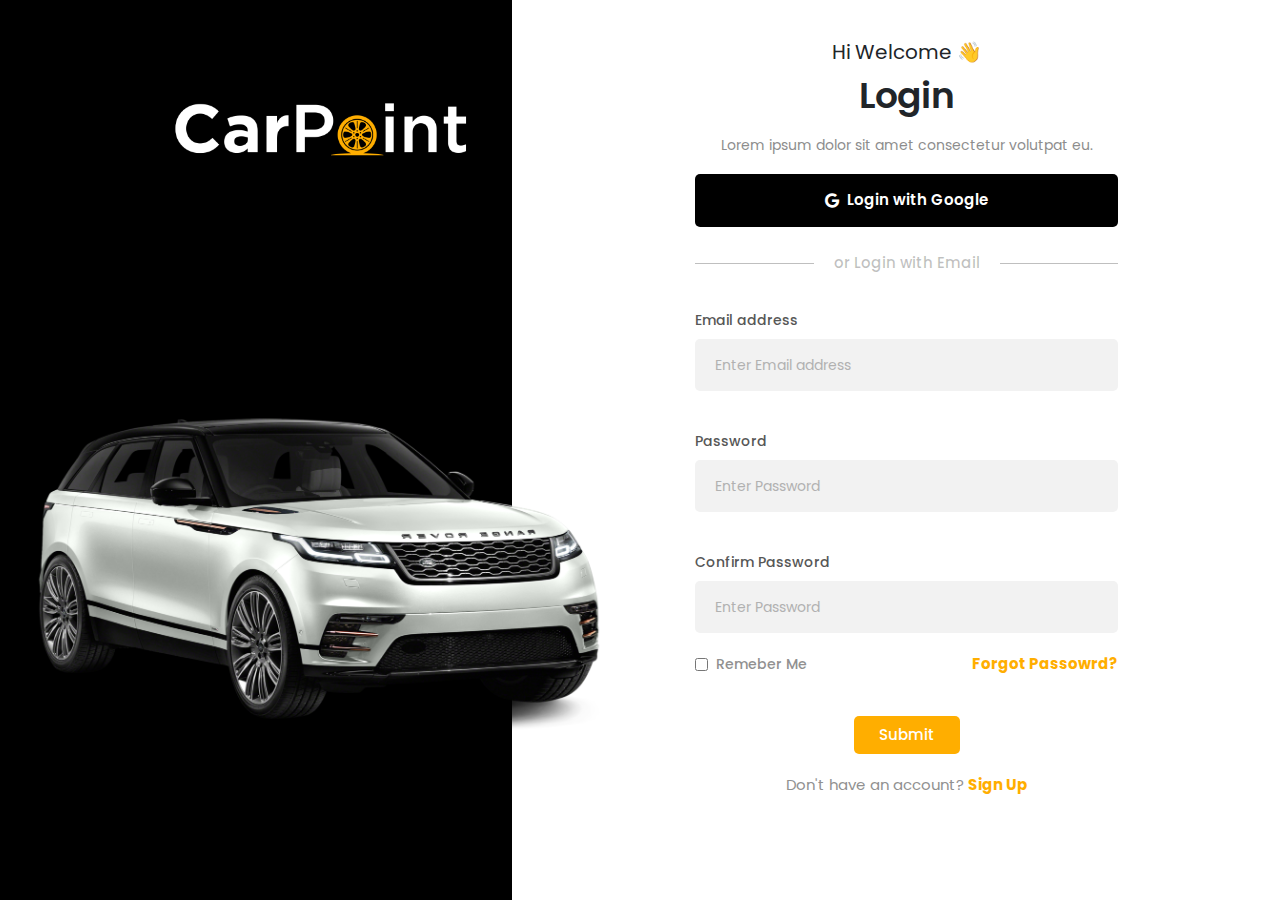
<file: sign-in.html>
<!doctype html>
<html lang="en">

<head>
    <!-- Required meta tags -->
    <meta charset="utf-8">
    <meta name="viewport" content="width=device-width, initial-scale=1, shrink-to-fit=no">

    <!-- Bootstrap CSS -->
    <link rel="stylesheet" href="https://cdn.jsdelivr.net/npm/bootstrap@4.6.2/dist/css/bootstrap.min.css">
    <link
        href="https://fonts.googleapis.com/css2?family=Poppins:ital,wght@0,100;0,200;0,300;0,400;0,500;0,600;0,700;0,800;0,900;1,100;1,200;1,300;1,400;1,500;1,600;1,700;1,800;1,900&display=swap"
        rel="stylesheet">
    <link rel="stylesheet" href="https://cdnjs.cloudflare.com/ajax/libs/font-awesome/5.15.4/css/all.min.css" />
    <link rel="stylesheet"
        href="https://cdnjs.cloudflare.com/ajax/libs/OwlCarousel2/2.3.4/assets/owl.carousel.min.css" />
    <link rel="stylesheet"
        href="https://cdnjs.cloudflare.com/ajax/libs/OwlCarousel2/2.3.4/assets/owl.theme.default.min.css" />
    <link rel="stylesheet" href="css/signin.css">

    <title>Sign In | Carpoint</title>
</head>

<body>
    <main>
        <!-- Sign In Form Start -->
        <section class="sign-up-section">
            <div class="container-fluid">
                <div class="row">
                    <div class="col-md-6">
                        <div class="sign-up-img">
                            <a href="index.html" class="text-center">
                                <img src="images/logo.png" alt="Logo" class="img-fluid">
                            </a>
                            <img src="images/sign.png" alt="Sign Up" class="img-fluid">
                        </div>
                    </div>
                    <div class="col-md-5">
                        <div class="form-wrapper">
                            <div class="section_title ">
                                <h6 class="sign_in_welcome">Hi Welcome &#x1F44B;</h6>
                                <h3>Login</h3>
                                <p>Lorem ipsum dolor sit amet consectetur volutpat eu.
                                </p>
                            </div>
                            <form action="">
                                <div class="login_with_google_wrapper">
                                    <div class="login_with_google">
                                        <i class="fab fa-google"></i>
                                        <p>Login with Google</p>
                                    </div>
                                    <div class="email_login">
                                        <p>
                                            <span>or Login with Email</span>
                                        </p>
                                    </div>
                                </div>
                                <div class="row">
                                    <div class="col-md-12">
                                        <div class="form-field">
                                            <label for="email">Email address</label>
                                            <input type="text" name="email" id="email"
                                                placeholder="Enter Email address">
                                        </div>

                                    </div>
                                </div>
                                <div class="row">
                                    <div class="col-md-12">
                                        <div class="form-field">
                                            <label for="password">Password</label>
                                            <input type="password" name="password" id="password"
                                                placeholder="Enter Password">
                                        </div>

                                    </div>
                                </div>
                                <div class="row">
                                    <div class="col-md-12">
                                        <div class="form-field">
                                            <label for="confirm_password">Confirm Password</label>
                                            <input type="password" name="confirm_password" id="confirm_password"
                                                placeholder="Enter Password">
                                        </div>

                                    </div>
                                </div>
                                <div class="row">
                                    <div class="col-md-12">
                                        <div
                                            class="form-field  d-flex align-items-center justify-content-between align-items-center mt-0 checkbox">
                                            <div class=" d-flex align-items-center ">
                                                <input type="checkbox" name="confirm" id="confirm" class="px-2">
                                                <label for=" confirm" class="px-2 m-0 ">Remeber Me</label>
                                            </div>
                                            <div
                                                class="form-field my-0 d-flex align-items-center justify-content-center already_have_account">
                                                <p class="m-0"> <a href="sign-in.html">Forgot Passowrd?</a></p>
                                            </div>
                                        </div>

                                    </div>

                                </div>

                                <div class="form-field d-flex justify-content-center">
                                    <button type="submit">Submit</button>
                                </div>
                                <div class="form-field d-flex justify-content-center already_have_account">
                                    <p>Don't have an account? <a href="sign-up.html">Sign Up</a></p>
                                </div>
                            </form>
                        </div>
                    </div>
                </div>
            </div>
        </section>
        <!-- Sign In Form End -->
    </main>

    <script src="https://cdn.jsdelivr.net/npm/jquery@3.5.1/dist/jquery.slim.min.js"></script>
    <script src="https://cdn.jsdelivr.net/npm/bootstrap@4.6.2/dist/js/bootstrap.bundle.min.js"></script>
    <script src="https://cdnjs.cloudflare.com/ajax/libs/OwlCarousel2/2.3.4/owl.carousel.min.js"></script>
    <script src="js/main.js"></script>
</body>

</html>
</file>
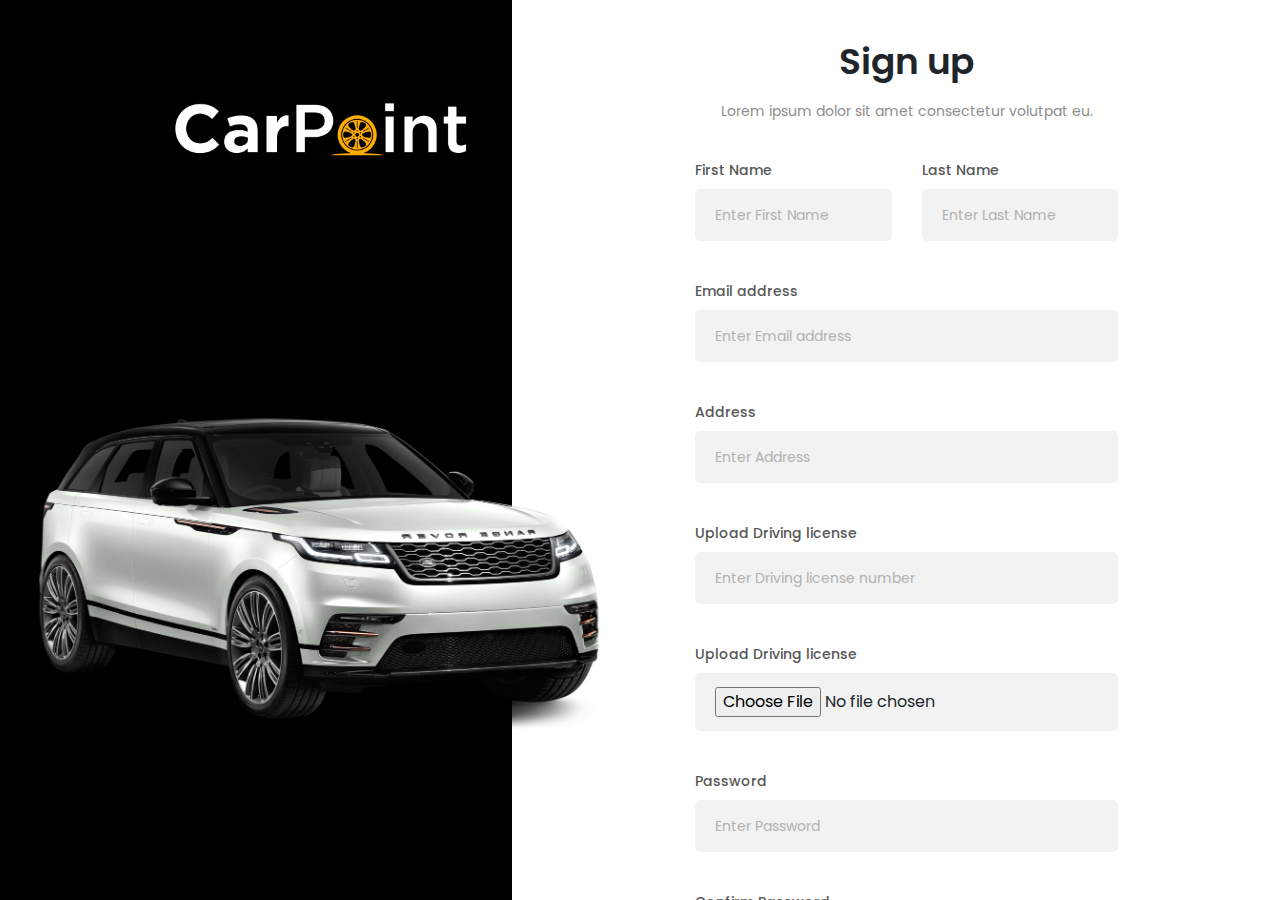
<file: sign-up.html>
<!doctype html>
<html lang="en">

<head>
    <!-- Required meta tags -->
    <meta charset="utf-8">
    <meta name="viewport" content="width=device-width, initial-scale=1, shrink-to-fit=no">

    <!-- Bootstrap CSS -->
    <link rel="stylesheet" href="https://cdn.jsdelivr.net/npm/bootstrap@4.6.2/dist/css/bootstrap.min.css">
    <link
        href="https://fonts.googleapis.com/css2?family=Poppins:ital,wght@0,100;0,200;0,300;0,400;0,500;0,600;0,700;0,800;0,900;1,100;1,200;1,300;1,400;1,500;1,600;1,700;1,800;1,900&display=swap"
        rel="stylesheet">
    <link rel="stylesheet" href="https://cdnjs.cloudflare.com/ajax/libs/font-awesome/5.15.4/css/all.min.css" />
    <link rel="stylesheet"
        href="https://cdnjs.cloudflare.com/ajax/libs/OwlCarousel2/2.3.4/assets/owl.carousel.min.css" />
    <link rel="stylesheet"
        href="https://cdnjs.cloudflare.com/ajax/libs/OwlCarousel2/2.3.4/assets/owl.theme.default.min.css" />
    <link rel="stylesheet" href="css/sign-up.css">

    <title>Sign Up | Carpoint</title>
</head>

<body>
    <main>
        <!-- Sign Up Form Start -->
        <section class="sign-up-section">
            <div class="container-fluid">
                <div class="row">
                    <div class="col-md-6">
                        <div class="sign-up-img">
                            <a href="index.html" class="text-center">
                                <img src="images/logo.png" alt="Logo" class="img-fluid">
                            </a>
                            <img src="images/sign.png" alt="Sign Up" class="img-fluid">
                        </div>
                    </div>
                    <div class="col-md-5">
                        <div class="form-wrapper">
                            <div class="section_title ">
                                <h3>Sign up</h3>
                                <p>Lorem ipsum dolor sit amet consectetur volutpat eu.
                                </p>
                            </div>
                            <form action="">
                                <div class="row">
                                    <div class="col-md-6">
                                        <div class="form-field">
                                            <label for="fiest_name">First Name</label>
                                            <input type="text" name="fiest_name" id="fiest_name"
                                                placeholder="Enter First Name">
                                        </div>
                                    </div>
                                    <div class="col-md-6">
                                        <div class="form-field">
                                            <label for="last_name">Last Name</label>
                                            <input type="text" name="last_name" id="last_name"
                                                placeholder="Enter Last Name">
                                        </div>
                                    </div>
                                </div>
                                <div class="row">
                                    <div class="col-md-12">
                                        <div class="form-field">
                                            <label for="email">Email address</label>
                                            <input type="text" name="email" id="email"
                                                placeholder="Enter Email address">
                                        </div>

                                    </div>
                                </div>
                                <div class="row">
                                    <div class="col-md-12">
                                        <div class="form-field">
                                            <label for="address">Address</label>
                                            <input type="text" name="address" id="address" placeholder="Enter Address">
                                        </div>

                                    </div>
                                </div>
                                <div class="row">
                                    <div class="col-md-12">
                                        <div class="form-field">
                                            <label for="driving_license">Upload Driving license</label>
                                            <input type="text" name="driving_license" id="driving_license"
                                                placeholder="Enter Driving license number">
                                        </div>

                                    </div>
                                </div>
                                <div class="row">
                                    <div class="col-md-12">
                                        <div class="form-field">
                                            <label for="upload_driving_license">Upload Driving license</label>
                                            <input type="file" name="upload_driving_license" id="upload_driving_license"
                                                placeholder="Maximum size 5 MB">
                                        </div>

                                    </div>
                                </div>
                                <div class="row">
                                    <div class="col-md-12">
                                        <div class="form-field">
                                            <label for="password">Password</label>
                                            <input type="password" name="password" id="password"
                                                placeholder="Enter Password">
                                        </div>

                                    </div>
                                </div>
                                <div class="row">
                                    <div class="col-md-12">
                                        <div class="form-field">
                                            <label for="confirm_password">Confirm Password</label>
                                            <input type="password" name="confirm_password" id="confirm_password"
                                                placeholder="Enter Password">
                                        </div>

                                    </div>
                                </div>
                                <div class="row">
                                    <div class="col-md-12">
                                        <div class="form-field d-flex align-items-center checkbox">
                                            <input type="checkbox" name="confirm" id="confirm" class="px-2">
                                            <label for=" confirm" class="px-2 m-0">Accept terms & conditions and
                                                privacy
                                                policy of Mobycar24</label>
                                        </div>

                                    </div>

                                </div>

                                <div class="form-field d-flex justify-content-center">
                                    <button type="submit">Submit</button>
                                </div>
                                <div class="form-field d-flex justify-content-center already_have_account">
                                    <p>Already have an account? <a href="sign-in.html">Sign In</a></p>
                                </div>
                            </form>
                        </div>
                    </div>
                </div>
            </div>
        </section>
        <!-- Sign Up Form End -->
    </main>

    <script src="https://cdn.jsdelivr.net/npm/jquery@3.5.1/dist/jquery.slim.min.js"></script>
    <script src="https://cdn.jsdelivr.net/npm/bootstrap@4.6.2/dist/js/bootstrap.bundle.min.js"></script>
    <script src="https://cdnjs.cloudflare.com/ajax/libs/OwlCarousel2/2.3.4/owl.carousel.min.js"></script>
    <script src="js/main.js"></script>
</body>

</html>
</file>
<file: css/style.css>
:root {
  --theme-color: #ffae00;
}
* {
    margin: 0;
    padding: 0;
  }
body {
  font-family: "Poppins", sans-serif;
}
h1,
h2,
h3,
h4,
h5,
h6 {
  margin-bottom: 0;
}
header.header_section {
  position: absolute;
  left: 0;
  top: 0;
  width: 100%;
  background-color: transparent;
  z-index: 9999;
}
header.header_section .navbar-nav li {
  padding: 0px 6px;
}
header.header_section .navbar-nav li a {
  font-weight: 500;
  font-size: 17px;
  color: #000 !important;
}
header.header_section .navbar-nav li:last-child {
  background-color: var(--theme-color);
  border-radius: 5px;
  border: 1px solid transparent;
  transition: all 0.3s linear;
}
header.header_section .navbar-nav li:last-child a {
  transition: all 0.3s linear;
  color: #fff !important;
}
header.header_section .navbar-nav li:last-child:hover {
  background-color: transparent;
  border: 1px solid var(--theme-color);
}
header.header_section .navbar-nav li:last-child:hover a {
  color: var(--theme-color) !important;
}
.hero-section {
  display: flex;
  flex-direction: column;
  justify-content: center;
  background-image: linear-gradient(90deg, #000000 50%, #fff7f2 50%);
  min-height: 100vh;
}
.hero-section .hero-content {
  display: flex;
  flex-direction: column;
  justify-content: center;
  height: 100%;
  padding-right: 90px;
}
.hero-section .hero-content h1 {
  font-size: 48px;
  font-weight: 600;
  color: #fff;
}
.hero-section .hero-content h1 span {
  color: var(--theme-color);
}
.hero-section .hero-content p {
  font-size: 19px;
  font-weight: 400;
  color: #fff;
  margin: 30px 0;
}
.hero-section .hero-content .explore-more-wrapper {
  display: flex;
  padding-left: 20%;
}
.hero-section .hero-content .explore-more-wrapper a {
  background-color: var(--theme-color);
  font-weight: 500;
  font-size: 19px;
  padding: 12px 28px;
  border-radius: 7px;
  color: #000;
  display: inline-block;
}
.hero-section .hero-car::before {
  background-image: url("../images/map.png");
  background-size: contain;
  background-repeat: no-repeat;
  background-position: center top;
  content: "";
  position: absolute;
  top: 0;
  left: 0;
  width: 100%;
  height: 100%;
  z-index: 0;
  opacity: 0.4;
}
.hero-section .hero-car img {
  position: relative;
}
.find_car_section {
  padding: 30px;
  transform: translateY(-50%);
}
.find_car_section .find_car_wrapper {
  background-color: #f8f8f8;
  box-shadow: 0px 4px 47px -8px #00000040;
  display: flex;
  flex-wrap: wrap;
  border-radius: 22px;
  padding: 50px;
}
.find_car_section .find_car_wrapper .single_find_car_wrapper h4 {
  font-size: 20px;
  font-weight: 600;
}
.find_car_section .find_car_wrapper .single_find_car_wrapper i {
  color: #b0b0b0;
}
.find_car_section
  .find_car_wrapper
  .single_find_car_wrapper
  input[type="date"]::-webkit-calendar-picker-indicator {
  display: none;
  -webkit-appearance: none;
}
.find_car_section .find_car_wrapper .single_find_car_wrapper input {
  border: none;
  outline: none;
  color: #b0b0b0;
  background-color: transparent;
  font-size: 15px;
  width: 200px;
}
.find_car_section .find_car_wrapper .single_find_car_wrapper input:focus {
  border: none;
  outline: none;
}
.find_car_section
  .find_car_wrapper
  .single_find_car_wrapper
  input::placeholder {
  font-size: 15px;
  font-weight: 400;
  color: #b0b0b0;
}
.find_car_section
  .find_car_wrapper
  .single_find_car_wrapper
  button[type="submit"] {
  background-color: var(--theme-color);
  color: #000;
  font-weight: 500;
  font-size: 19px;
  border: none;
  padding: 8px 16px;
  border-radius: 5px;
}
.find_car_section
  .find_car_wrapper
  .single_find_car_wrapper
  button[type="submit"]
  i {
  color: #000;
}
.trips_single_wrapper #faster_checout {
  margin: 40px 0 50px;
  position: relative;
}
.trips_single_wrapper #faster_checout .owl-prev {
  position: absolute;
  border: 1px solid #b0b0b0;
  height: 30px;
  width: 30px;
  border-radius: 50%;
  top: 50%;
  transform: translateY(-50%);
  left: -50px;
  display: flex;
  align-items: center;
  justify-content: center;
  transition: all 0.3s linear;
}
.trips_single_wrapper #faster_checout .owl-prev i {
  font-size: 20px;
  display: inline-block;
  color: #b0b0b0;
}
.trips_single_wrapper #faster_checout .owl-prev:hover {
  background-color: var(--theme-color);
}
.trips_single_wrapper #faster_checout .owl-prev:hover i {
  color: #fff;
}
.trips_single_wrapper #faster_checout .owl-next {
  position: absolute;
  border: 1px solid #b0b0b0;
  height: 30px;
  width: 30px;
  border-radius: 50%;
  top: 50%;
  transform: translateY(-50%);
  right: -50px;
  display: flex;
  align-items: center;
  justify-content: center;
  transition: all 0.3s linear;
}
.trips_single_wrapper #faster_checout .owl-next i {
  font-size: 20px;
  display: inline-block;
  color: #b0b0b0;
}
.trips_single_wrapper #faster_checout .owl-next:hover {
  background-color: var(--theme-color);
}
.trips_single_wrapper #faster_checout .owl-next:hover i {
  color: #fff;
}
.trips_single_wrapper .trips_single {
  /* border: 1px solid #b0b0b0; */
  border-radius: 8px;
  padding: 20px 20px 8px 20px;
  background-color: #f3f6f8;
}
.trips_single_wrapper .trips_single img {
  height: 80px;
  object-fit: cover;
  border-radius: 8px;
}
.trips_single_wrapper .trips_single .trips_single_desc {
  height: 100%;
  border-bottom: 1px solid #b0b0b0;
  display: flex;
  flex-direction: column;
  justify-content: flex-end;
}
.trips_single_wrapper .trips_single .trips_single_desc h4 {
  font-size: 18px;
  font-weight: 500;
}
.trips_single_wrapper .trips_single .trips_single_desc i {
  color: var(--theme-color);
}
.trips_single_wrapper .trips_single .trips_single_desc > div {
  display: flex;
  justify-content: space-between;
  gap: 2px;
  margin-bottom: 5px;
}
.trips_single_wrapper .trips_single .trips_single_desc p {
  font-weight: 600;
  font-size: 15px;
  color: #8d8d8d;
  margin-bottom: 10px;
}
.trips_single_wrapper .trips_single .trips_single_footer {
  display: flex;
  justify-content: space-between;
  align-items: center;
  margin: 5px 0 0;
}
.trips_single_wrapper .trips_single .trips_single_footer p {
  font-size: 14px;
  font-weight: 500;
  color: #b0b0b0;
  margin: 0;
}
.trips_single_wrapper .trips_single .trips_single_footer p span {
  font-size: 16px;
  font-weight: 600;
  color: #000;
}
.trips_single_wrapper .trips_single .trips_single_footer a {
  border-radius: 5px;
  background-color: var(--theme-color);
  padding: 1px 15px;
  font-size: 11px;
  font-weight: 600;
  color: #000;
}
.popular_categories {
  padding: 50px 0 0;
  background-color: #f8f8f8;
}
.popular_categories > div {
  padding: 0 100px;
}
.section_title {
  text-align: center;
}
.section_title .sign_in_welcome {
  font-size: 20px;
  font-weight: 400;
  margin-bottom: 10px;
}
.section_title h3 {
  font-weight: 600;
  font-size: 36px;
}
.section_title p {
  color: #8d8d8d;
  font-weight: 400;
  font-size: 14px;
  margin: 18px 0;
}
.why_choose_us_section {
  padding: 60px 0;
}
.why_choose_us_section .why_choose_us_wrapper {
  display: flex;
  flex-direction: column;
  justify-content: space-between;
  height: 100%;
}
.why_choose_us_section .why_choose_us_wrapper .single_why_choose_us {
  padding-right: 30px;
  display: flex;
  gap: 15px;
}
.why_choose_us_section
  .why_choose_us_wrapper
  .single_why_choose_us
  > div.icon_wrapper {
  background-color: var(--theme-color);
  height: 50px;
  width: 50px;
  display: flex;
  justify-content: center;
  align-items: center;
  border-radius: 8px;
}
.why_choose_us_section
  .why_choose_us_wrapper
  .single_why_choose_us
  > div.icon_wrapper
  i {
  color: #fff;
}
.why_choose_us_section .why_choose_us_wrapper .single_why_choose_us h4 {
  font-weight: 500;
  font-size: 22px;
}
.why_choose_us_section .why_choose_us_wrapper .single_why_choose_us p {
  color: #8d8d8d;
  font-weight: 400;
  font-size: 14px;
  margin: 10px 0;
}
.client_reviews_section .client_reviews_wrapper #cient_reviews {
  position: relative;
}
.client_reviews_section .client_reviews_wrapper #cient_reviews .owl-prev {
  position: absolute;
  border: 1px solid var(--theme-color);
  height: 30px;
  width: 30px;
  border-radius: 50%;
  top: 50%;
  transform: translateY(-50%);
  left: 10px;
  display: flex;
  align-items: center;
  justify-content: center;
  transition: all 0.3s linear;
}
.client_reviews_section .client_reviews_wrapper #cient_reviews .owl-prev i {
  font-size: 20px;
  display: inline-block;
  color: var(--theme-color);
}
.client_reviews_section .client_reviews_wrapper #cient_reviews .owl-prev:hover {
  background-color: var(--theme-color);
}
.client_reviews_section
  .client_reviews_wrapper
  #cient_reviews
  .owl-prev:hover
  i {
  color: #fff;
}
.client_reviews_section .client_reviews_wrapper #cient_reviews .owl-next {
  position: absolute;
  border: 1px solid var(--theme-color);
  height: 30px;
  width: 30px;
  border-radius: 50%;
  top: 50%;
  transform: translateY(-50%);
  right: 10px;
  display: flex;
  align-items: center;
  justify-content: center;
  transition: all 0.3s linear;
}
.client_reviews_section .client_reviews_wrapper #cient_reviews .owl-next i {
  font-size: 20px;
  display: inline-block;
  color: var(--theme-color);
}
.client_reviews_section .client_reviews_wrapper #cient_reviews .owl-next:hover {
  background-color: var(--theme-color);
}
.client_reviews_section
  .client_reviews_wrapper
  #cient_reviews
  .owl-next:hover
  i {
  color: #fff;
}
.client_reviews_section .client_reviews_wrapper .single_client_reviews {
  padding: 20px;
}
.client_reviews_section
  .client_reviews_wrapper
  .single_client_reviews
  .client_image {
  display: flex;
  justify-content: center;
}
.client_reviews_section
  .client_reviews_wrapper
  .single_client_reviews
  .client_image
  img {
  width: 200px;
}
.client_reviews_section
  .client_reviews_wrapper
  .single_client_reviews
  .client_desc {
  padding: 20px;
  border-radius: 11px;
  box-shadow: 0px 0px 11px 5px #00000029;
  background: #ffffff;
}
.client_reviews_section
  .client_reviews_wrapper
  .single_client_reviews
  .client_desc
  p {
  font-weight: 400;
  font-size: 12px;
  color: #b0b0b0;
}
.client_reviews_section
  .client_reviews_wrapper
  .single_client_reviews
  .client_desc
  h4 {
  font-size: 16px;
  font-weight: 500;
}
.client_reviews_section
  .client_reviews_wrapper
  .single_client_reviews
  .client_desc
  div.client_meta {
  display: flex;
  justify-content: space-between;
  align-items: center;
}
.client_reviews_section
  .client_reviews_wrapper
  .single_client_reviews
  .client_desc
  div.client_meta
  h4 {
  font-size: 16px;
  font-weight: 500;
}
.client_reviews_section
  .client_reviews_wrapper
  .single_client_reviews
  .client_desc
  div.client_meta
  .ratings
  > div {
  display: flex;
  gap: 2px;
  justify-content: center;
}
.client_reviews_section
  .client_reviews_wrapper
  .single_client_reviews
  .client_desc
  div.client_meta
  .ratings
  i {
  color: var(--theme-color);
  font-size: 11px;
}
.client_reviews_section
  .client_reviews_wrapper
  .single_client_reviews
  .client_desc
  div.client_meta
  .ratings
  p {
  font-size: 10px;
  font-weight: 500;
  color: #b0b0b0;
}
.client_reviews_section .what_customer_says {
  height: 100%;
  display: flex;
  flex-direction: column;
  justify-content: center;
}
.client_reviews_section .what_customer_says h4 {
  font-size: 24px;
  font-weight: 500;
  padding-bottom: 20px;
}
.client_reviews_section .what_customer_says p {
  font-weight: 300;
  font-size: 14px;
  color: #8d8d8d;
  margin: 25px 0;
}
.client_reviews_section .what_customer_says .assenment_write {
  border: 2px solid var(--theme-color);
  background-color: #fff9f9;
  display: flex;
  padding: 14px 10px;
  border-radius: 8px;
  justify-content: space-between;
  align-items: center;
}
.client_reviews_section .what_customer_says .assenment_write p {
  font-size: 14px;
  font-weight: 300;
  color: #b0b0b0;
  margin: 0;
}
.client_reviews_section .what_customer_says .assenment_write i {
  color: var(--theme-color);
}
.counter-section {
  background-color: var(--theme-color);
  padding: 50px 0;
}
.counter-section .single_counter {
  display: flex;
  flex-direction: column;
  justify-content: center;
  align-items: center;
}
.counter-section .single_counter h2 {
  font-weight: 700;
  font-size: 38px;
  padding-bottom: 10px;
}
.counter-section .single_counter h4 {
  font-weight: 400;
  font-size: 25px;
}
.get_in_touch_section {
  padding: 120px 0;
  background-image: linear-gradient(360deg, #000000 50%, #fff 50%);
}
.get_in_touch_section .get_in_touch_inner_wrapper {
  background-color: #fff;
  border-radius: 10px;
  box-shadow: 0px 0px 11px 5px #00000029;
  padding: 30px 60px;
}
.get_in_touch_section h2 {
  font-size: 47px;
  font-weight: 300;
  text-align: center;
  margin-bottom: 30px;
}
.get_in_touch_section form {
  padding: 0 30px;
}
.get_in_touch_section form .form-field {
  margin: 20px 0;
}
.get_in_touch_section form .form-field input[type="text"],
.get_in_touch_section form .form-field input[type="email"],
.get_in_touch_section form .form-field textarea {
  border: 1px solid #b0b0b0;
  width: 100%;
  padding: 8px 18px;
  color: #b0b0b0;
  border-radius: 4px;
}
.get_in_touch_section form .form-field input[type="text"]::placeholder,
.get_in_touch_section form .form-field input[type="email"]::placeholder,
.get_in_touch_section form .form-field textarea::placeholder {
  color: #b0b0b0;
}
.get_in_touch_section form .form-field input[type="text"]:focus,
.get_in_touch_section form .form-field input[type="email"]:focus,
.get_in_touch_section form .form-field textarea:focus {
  border: 1px solid var(--theme-color);
  outline: none;
}
.get_in_touch_section form .form-field button[type="submit"] {
  background-color: var(--theme-color);
  padding: 8px 18px;
  color: #fff;
  border: 0;
  border-radius: 4px;
  text-transform: capitalize;
}
.get_in_touch_section .download_app_area h5 {
  font-size: 24px;
  font-weight: 300;
}
.get_in_touch_section .download_app_area p {
  font-size: 16px;
  color: #ada9a9;
  margin: 20px 0;
  font-weight: 300;
}
footer {
  background-color: #000000;
  padding-bottom: 30px;
}
footer .footer-widget p {
  font-size: 16px;
  font-weight: 300;
  color: #fff9f9;
  margin: 14px 0;
}
footer .footer-widget .social-logos ul {
  list-style-type: none;
  padding-left: 0;
}
footer .footer-widget .social-logos ul li {
  padding: 10px;
  display: inline-block;
}
footer .footer-widget .social-logos ul li a {
  color: var(--theme-color);
}
footer .footer-widget h3 {
  font-size: 16px;
  font-weight: 600;
  color: #fff;
  margin-bottom: 10px;
}
footer .footer-widget .footer-menu ul {
  list-style-type: none;
  padding-left: 0;
}
footer .footer-widget .footer-menu ul li {
  padding: 5px 0;
}
footer .footer-widget .footer-menu ul li a {
  font-size: 14px;
  font-weight: 400;
  color: #fff;
}
footer .footer-widget form .form-field {
  margin: 20px 0;
}
footer .footer-widget form .form-field input[type="text"],
footer .footer-widget form .form-field input[type="email"],
footer .footer-widget form .form-field textarea {
  border: 1px solid #b0b0b0;
  width: 100%;
  padding: 8px 18px;
  color: #b0b0b0;
  border-radius: 4px;
  background-color: #d9d9d9;
}
footer .footer-widget form .form-field input[type="text"]::placeholder,
footer .footer-widget form .form-field input[type="email"]::placeholder,
footer .footer-widget form .form-field textarea::placeholder {
  color: #b0b0b0;
  font-size: 12px;
  font-weight: 400;
}
footer .footer-widget form .form-field input[type="text"]:focus,
footer .footer-widget form .form-field input[type="email"]:focus,
footer .footer-widget form .form-field textarea:focus {
  border: 1px solid var(--theme-color);
  outline: none;
}
footer .footer-widget form .form-field button[type="submit"] {
  background-color: var(--theme-color);
  padding: 8px 18px;
  color: #fff;
  border: 0;
  border-radius: 4px;
  text-transform: capitalize;
}
footer hr {
  background-color: var(--theme-color);
}

@media only screen and (min-width: 1300px) {
  .container-lg,
  .container-xl {
    max-width: 1250px !important;
  }
}

@media only screen and (min-width: 990px) and (max-width: 1300px) {
  header.header_section .navbar-nav li {
    padding: 0px 3px !important;
  }
  .find_car_section .find_car_wrapper .single_find_car_wrapper input {
    width: 200px;
  }
}
@media only screen and (max-width: 480px) {
  .hero-section {
    background-image: linear-gradient(180deg, #000000 50%, #fff7f2 50%);
    padding-right: 0;
    padding: 130px 0;
  }
  .hero-section .hero-content {
    padding-right: 0;
  }
  .hero-section .hero-content h1 {
    font-size: 43px;
    text-align: center;
  }
  .hero-section .hero-content p {
    font-size: 16px;
    text-align: center;
  }
  .find_car_section {
    padding-left: 0px;
    padding-right: 0px;
  }
  .find_car_section .find_car_wrapper {
    padding: 20px;
    gap: 20px;
  }
  .trips_single_wrapper .trips_single .trips_single_desc {
    padding-top: 10px;
  }
  .popular_categories > div {
    padding: 0 20px;
  }
  .section_title h3 {
    font-size: 28px;
  }
  .client_reviews_section {
    padding-bottom: 30px;
  }
  .counter-section .single_counter {
    margin-bottom: 20px;
  }
  .get_in_touch_section h2 {
    font-size: 28px;
  }
  .get_in_touch_section .get_in_touch_inner_wrapper {
    padding: 20px;
  }
  .get_in_touch_section .get_in_touch_inner_wrapper form {
    padding: 0;
  }
  .navbar-light .navbar-toggler {
    background-color: var(--theme-color);
  }
  .navbar-collapse {
    background-color: #fff;
    width: 100%;
  }
}
</file>
<file: css/about.css>
:root {
  --theme-color: #ffae00;
}
* {
    margin: 0;
    padding: 0;
  }
body {
  font-family: "Poppins", sans-serif;
}
h1,
h2,
h3,
h4,
h5,
h6 {
  margin-bottom: 0;
}
header.header_section {
  position: absolute;
  left: 0;
  top: 0;
  width: 100%;
  background-color: transparent;
  z-index: 9999;
}
header.header_section .navbar-nav li {
  padding: 0px 6px;
}
header.header_section .navbar-nav li a {
  font-weight: 500;
  font-size: 17px;
  color: #000 !important;
}
header.header_section .navbar-nav li:last-child {
  background-color: var(--theme-color);
  border-radius: 5px;
  border: 1px solid transparent;
  transition: all 0.3s linear;
}
header.header_section .navbar-nav li:last-child a {
  transition: all 0.3s linear;
  color: #fff !important;
}
header.header_section .navbar-nav li:last-child:hover {
  background-color: transparent;
  border: 1px solid var(--theme-color);
}
header.header_section .navbar-nav li:last-child:hover a {
  color: var(--theme-color) !important;
}
.hero-section {
  display: flex;
  flex-direction: column;
  justify-content: center;
  background-image: linear-gradient(90deg, #000000 50%, #fff7f2 50%);
  min-height: 100vh;
}
.hero-section .hero-content {
  display: flex;
  flex-direction: column;
  justify-content: center;
  height: 100%;
  padding-right: 90px;
}
.hero-section .hero-content h1 {
  font-size: 48px;
  font-weight: 600;
  color: #fff;
}
.hero-section .hero-content h1 span {
  color: var(--theme-color);
}
.hero-section .hero-content p {
  font-size: 19px;
  font-weight: 400;
  color: #fff;
  margin: 30px 0;
}
.hero-section .hero-content .explore-more-wrapper {
  display: flex;
  padding-left: 20%;
}
.hero-section .hero-content .explore-more-wrapper a {
  background-color: var(--theme-color);
  font-weight: 500;
  font-size: 19px;
  padding: 12px 28px;
  border-radius: 7px;
  color: #000;
  display: inline-block;
}
.hero-section .hero-car::before {
  background-image: url("../images/map.png");
  background-size: contain;
  background-repeat: no-repeat;
  background-position: center top;
  content: "";
  position: absolute;
  top: 0;
  left: 0;
  width: 100%;
  height: 100%;
  z-index: 0;
  opacity: 0.4;
}
.hero-section .hero-car img {
  position: relative;
}
.section_title {
  text-align: center;
}
.section_title .sign_in_welcome {
  font-size: 20px;
  font-weight: 400;
  margin-bottom: 10px;
}
.section_title h3 {
  font-weight: 600;
  font-size: 36px;
}
.section_title p {
  color: #8d8d8d;
  font-weight: 400;
  font-size: 14px;
  margin: 18px 0;
}
.get_in_touch_section {
  padding: 120px 0;
  background-image: linear-gradient(360deg, #000000 50%, #fff 50%);
}
.get_in_touch_section .get_in_touch_inner_wrapper {
  background-color: #fff;
  border-radius: 10px;
  box-shadow: 0px 0px 11px 5px #00000029;
  padding: 30px 60px;
}
.get_in_touch_section h2 {
  font-size: 47px;
  font-weight: 300;
  text-align: center;
  margin-bottom: 30px;
}
.get_in_touch_section form {
  padding: 0 30px;
}
.get_in_touch_section form .form-field {
  margin: 20px 0;
}
.get_in_touch_section form .form-field input[type="text"],
.get_in_touch_section form .form-field input[type="email"],
.get_in_touch_section form .form-field textarea {
  border: 1px solid #b0b0b0;
  width: 100%;
  padding: 8px 18px;
  color: #b0b0b0;
  border-radius: 4px;
}
.get_in_touch_section form .form-field input[type="text"]::placeholder,
.get_in_touch_section form .form-field input[type="email"]::placeholder,
.get_in_touch_section form .form-field textarea::placeholder {
  color: #b0b0b0;
}
.get_in_touch_section form .form-field input[type="text"]:focus,
.get_in_touch_section form .form-field input[type="email"]:focus,
.get_in_touch_section form .form-field textarea:focus {
  border: 1px solid var(--theme-color);
  outline: none;
}
.get_in_touch_section form .form-field button[type="submit"] {
  background-color: var(--theme-color);
  padding: 8px 18px;
  color: #fff;
  border: 0;
  border-radius: 4px;
  text-transform: capitalize;
}
.get_in_touch_section .download_app_area h5 {
  font-size: 24px;
  font-weight: 300;
}
.get_in_touch_section .download_app_area p {
  font-size: 16px;
  color: #ada9a9;
  margin: 20px 0;
  font-weight: 300;
}
footer {
  background-color: #000000;
  padding-bottom: 30px;
}
footer .footer-widget p {
  font-size: 16px;
  font-weight: 300;
  color: #fff9f9;
  margin: 14px 0;
}
footer .footer-widget .social-logos ul {
  list-style-type: none;
  padding-left: 0;
}
footer .footer-widget .social-logos ul li {
  padding: 10px;
  display: inline-block;
}
footer .footer-widget .social-logos ul li a {
  color: var(--theme-color);
}
footer .footer-widget h3 {
  font-size: 16px;
  font-weight: 600;
  color: #fff;
  margin-bottom: 10px;
}
footer .footer-widget .footer-menu ul {
  list-style-type: none;
  padding-left: 0;
}
footer .footer-widget .footer-menu ul li {
  padding: 5px 0;
}
footer .footer-widget .footer-menu ul li a {
  font-size: 14px;
  font-weight: 400;
  color: #fff;
}
footer .footer-widget form .form-field {
  margin: 20px 0;
}
footer .footer-widget form .form-field input[type="text"],
footer .footer-widget form .form-field input[type="email"],
footer .footer-widget form .form-field textarea {
  border: 1px solid #b0b0b0;
  width: 100%;
  padding: 8px 18px;
  color: #b0b0b0;
  border-radius: 4px;
  background-color: #d9d9d9;
}
footer .footer-widget form .form-field input[type="text"]::placeholder,
footer .footer-widget form .form-field input[type="email"]::placeholder,
footer .footer-widget form .form-field textarea::placeholder {
  color: #b0b0b0;
  font-size: 12px;
  font-weight: 400;
}
footer .footer-widget form .form-field input[type="text"]:focus,
footer .footer-widget form .form-field input[type="email"]:focus,
footer .footer-widget form .form-field textarea:focus {
  border: 1px solid var(--theme-color);
  outline: none;
}
footer .footer-widget form .form-field button[type="submit"] {
  background-color: var(--theme-color);
  padding: 8px 18px;
  color: #fff;
  border: 0;
  border-radius: 4px;
  text-transform: capitalize;
}
footer hr {
  background-color: var(--theme-color);
}
.breadcrumb-section {
  position: relative;
}
.breadcrumb-section .breadcrumb-image {
  position: absolute;
  bottom: -30px;
  left: 50%;
  transform: translateX(-50%);
  width: 100%;
  text-align: center;
}
.breadcrumb-section .breadcrumb-image.how_it_work {
  bottom: -130px;
}
.breadcrumb-section .breadcrumb-image.how_it_work img:nth-child(1) {
  transform: rotateY(180deg);
  width: 50%;
}
.breadcrumb-section .breadcrumb-image.how_it_work img:nth-child(2) {
  filter: grayscale(1);
}
.breadcrumb-section .breadcrumb-right-image img {
  opacity: 0.3;
}
.breadcrumb-section .breadcrumb-content h3 {
  font-size: 120px;
  font-weight: 800;
  -webkit-text-stroke-width: 3px;
  -webkit-text-stroke-color: #676765;
  -webkit-text-fill-color: transparent;
  text-transform: uppercase;
}
.breadcrumb-section .breadcrumb-content h2 {
  font-size: 326px;
  font-weight: 800;
  color: var(--theme-color);
  text-transform: uppercase;
  text-align: right;
  line-height: 65%;
}
.breadcrumb-section .breadcrumb-content h2.low-opacity {
  opacity: 0.2;
}
.welcome_section {
  padding: 70px 0 50px;
}
.welcome_section .welcome-wrapper {
  padding-top: 50px;
}
.welcome_section .welcome-wrapper .welcome-content h3:first-child {
  font-size: 30px;
  color: var(--theme-color);
  font-weight: 500;
  margin-bottom: 28px;
}
.welcome_section .welcome-wrapper .welcome-content h3:nth-child(2) {
  font-size: 40px;
  font-weight: 600;
  margin-bottom: 40px;
}
.welcome_section .welcome-wrapper .welcome-content p {
  font-size: 14px;
  font-weight: 400;
  color: #b0b0b0;
  margin-bottom: 20px;
  line-height: 23px;
}

@media only screen and (min-width: 1300px) {
  .container-lg,
  .container-xl {
    max-width: 1250px !important;
  }
}


@media only screen and (min-width: 990px) and (max-width: 1300px) {
  header.header_section .navbar-nav li {
    padding: 0px 3px !important;
  }
  .find_car_section .find_car_wrapper .single_find_car_wrapper input {
    width: 200px;
  }
}
@media only screen and (max-width: 480px) {
  .hero-section {
    background-image: linear-gradient(180deg, #000000 50%, #fff7f2 50%);
    padding-right: 0;
    padding: 130px 0;
  }
  .hero-section .hero-content {
    padding-right: 0;
  }
  .hero-section .hero-content h1 {
    font-size: 43px;
    text-align: center;
  }
  .hero-section .hero-content p {
    font-size: 16px;
    text-align: center;
  }
  .find_car_section {
    padding-left: 0px;
    padding-right: 0px;
  }
  .find_car_section .find_car_wrapper {
    padding: 20px;
    gap: 20px;
  }
  .trips_single_wrapper .trips_single .trips_single_desc {
    padding-top: 10px;
  }
  .popular_categories > div {
    padding: 0 20px;
  }
  .section_title h3 {
    font-size: 28px;
  }
  .client_reviews_section {
    padding-bottom: 30px;
  }
  .counter-section .single_counter {
    margin-bottom: 20px;
  }
  .get_in_touch_section h2 {
    font-size: 28px;
  }
  .get_in_touch_section .get_in_touch_inner_wrapper {
    padding: 20px;
  }
  .get_in_touch_section .get_in_touch_inner_wrapper form {
    padding: 0;
  }
  .navbar-light .navbar-toggler {
    background-color: var(--theme-color);
  }
  .navbar-collapse {
    background-color: #fff;
    width: 100%;
  }
  .breadcrumb-section .breadcrumb-content h3 {
    font-size: 70px;
  }
  .breadcrumb-section .breadcrumb-content h2 {
    font-size: 88px;
  }
  .welcome_section .welcome-wrapper .welcome-content h3:first-child {
    margin-top: 20px;
  }
  .welcome_section .welcome-wrapper .welcome-content h3:nth-child(2) {
    font-size: 30px;
  }
  .contact-us-section .form-wrapper form {
    padding: 10px;
  }
  .sign-up-section {
    background-image: linear-gradient(180deg, #000000 40%, #ffffff 40%);
  }
  .sign-up-section {
    padding: 20px 0;
  }
  .sign-up-section .form-wrapper {
    height: auto;
    padding: 30px 10px;
  }
}
</file>
<file: css/booking-details.css>
:root {
  --theme-color: #ffae00;
}

* {
    margin: 0;
    padding: 0;
  }

body {
  font-family: "Poppins", sans-serif;
}
h1,
h2,
h3,
h4,
h5,
h6 {
  margin-bottom: 0;
}
header.header_section {
  background-color: #fff;
  z-index: 9999;
}
header.header_section .navbar-nav li {
  padding: 0px 6px;
}
header.header_section .navbar-nav li a {
  font-weight: 500;
  font-size: 17px;
  color: #000 !important;
}
header.header_section .navbar-nav li:last-child {
  background-color: var(--theme-color);
  border-radius: 5px;
  border: 1px solid transparent;
  transition: all 0.3s linear;
}
header.header_section .navbar-nav li:last-child a {
  transition: all 0.3s linear;
  color: #fff !important;
}
header.header_section .navbar-nav li:last-child:hover {
  background-color: transparent;
  border: 1px solid var(--theme-color);
}
header.header_section .navbar-nav li:last-child:hover a {
  color: var(--theme-color) !important;
}
.breadcrumb_section {
  background-image: url("../images/vistara_bg.jpg");
  padding: 150px 0;
  background-size: cover;
  background-repeat: no-repeat;
  background-position: center;
}
.breadcrumb_section h3:first-child {
  font-size: 48px;
  font-weight: 600;
}
.breadcrumb_section h3:nth-child(2) {
  font-size: 48px;
  font-weight: 400;
  color: var(--theme-color);
}
.car_details_section {
  padding: 50px 0;
  background-image: linear-gradient(
      to bottom,
      rgba(255, 255, 255, 0.6) 0%,
      rgba(255, 255, 255, 0.6) 100%
    ),
    url("../images/vistara_bg.jpg");
  background-size: cover;
}
.car_details_section .bg-off-wite {
  background-color: #ebf6ff;
}
.car_details_section .booking_details_wrapper {
  border-right: 1px solid #b0b0b054;
  padding-right: 15px;
}
.car_details_section .booking_details_wrapper h3 {
  font-size: 20px;
  font-weight: 600;
  color: #1a202c;
  padding-bottom: 20px;
}
.car_details_section .booking_details_wrapper h4 {
  font-size: 20px;
  font-weight: 700;
  padding-top: 10px;
}
.car_details_section .booking_details_wrapper p {
  font-size: 14px;
  font-weight: 400;
  color: #919191;
}
.car_details_section .car_track {
  display: flex;
  justify-content: space-between;
}
.car_details_section .car_track > div {
  text-align: center;
}
.car_details_section .car_track h4 {
  font-size: 16px;
  font-weight: 400;
  color: #919191;
}
.car_details_section .car_track h3 {
  font-size: 16px;
  font-weight: 500;
}
.car_details_section .car_track p {
  font-weight: 400;
  font-size: 12px;
  color: #575757;
}
.car_details_section .car_details_location h5 {
  font-size: 14px;
  font-weight: 400;
  color: #575757;
}
.car_details_section .car_details_location h4 {
  font-size: 14px;
  font-weight: 500;
}
.car_details_section .car_details_location p {
  font-size: 8px;
  font-weight: 400;
}
.car_details_section .car_details_location > div {
  display: flex;
  justify-content: space-between;
  text-align: right;
}
.car_details_section .booking-summary .booking-summary-details {
  background-color: #fff;
  padding: 20px;
  margin-top: 20px;
  border-radius: 8px;
}
.car_details_section .booking-summary .booking-summary-details ul {
  padding-left: 0;
}
.car_details_section .booking-summary .booking-summary-details ul li {
  font-style: 14px;
  font-weight: 500;
  display: flex;
  width: 100%;
  justify-content: space-between;
}
.car_details_section
  .booking-summary
  .booking-summary-details
  ul
  li:last-child {
  border-top: 1px solid #f2f2f2;
  padding-top: 10px;
}
.car_details_section .important_read h3 {
  font-size: 24px;
  font-weight: 600;
  margin-bottom: 20px;
}
.car_details_section .important_read .important_read_item {
  padding: 10px 0 20px;
  border-bottom: 1px solid #b0b0b0;
}
.car_details_section .important_read .important_read_item h4 {
  font-size: 16px;
  font-weight: 500;
}
.car_details_section .important_read .important_read_item p {
  font-size: 12px;
  font-weight: 400;
  color: #b0b0b0;
  margin: 0;
}
.car_details_section .kilometer-summary-details ul {
  padding-left: 0;
}
.car_details_section .kilometer-summary-details ul li {
  display: flex;
  font-size: 14px;
  font-weight: 400;
  justify-content: space-between;
}
.car_details_section .kilometer-summary-details ul li p:first-child {
  color: #919191;
}
.car_details_section .proceed_to_pay {
  padding: 20px 0;
}
.car_details_section .proceed_to_pay a {
  background-color: #000;
  padding: 10px 20px;
  color: #fff;
  border-radius: 5px;
  font-size: 30px;
  font-weight: 500;
  text-decoration: none;
  display: block;
  text-align: center;
}
.car_details_section .car_meta {
  padding: 10px 0;
}
.car_details_section .car_meta ul {
  list-style-type: none;
  padding-left: 0;
}
.car_details_section .car_meta ul li {
  font-size: 14px;
  color: #90a3bf;
  display: inline-block;
  padding: 0 3px;
  font-weight: 500;
}
.service_provide_details {
  padding: 60px 0;
}
.service_provide_details h3 {
  font-size: 24px;
  font-weight: 600;
  margin-bottom: 50px;
}
.service_provide_details hr {
  background-color: #f2f2f2;
}
.service_provide_details .service_provider_meta {
  display: flex;
  gap: 15px;
}
.service_provide_details .service_provider_meta .service_provider_meta_desc h4 {
  font-size: 18px;
  font-weight: 600;
}
.service_provide_details .service_provider_meta .service_provider_meta_desc p {
  font-size: 14px;
  font-weight: 400;
  color: #919191;
  margin: 3px 0;
}
.service_provide_details
  .service_provider_meta
  .service_provider_meta_desc
  p.response {
  font-size: 10px;
  font-weight: 500;
  color: #6fb64d;
}
.service_provide_details
  .service_provider_meta
  .service_provider_meta_desc
  .review {
  display: flex;
  gap: 5px;
  align-items: center;
}
.service_provide_details
  .service_provider_meta
  .service_provider_meta_desc
  .review
  i {
  color: var(--theme-color);
}
.service_provide_details .service_provider_image img {
  border-radius: 50%;
  height: 60px;
  width: 60px;
}
.service_provide_details .additional_info,
.service_provide_details .support {
  padding: 20px 0;
}
.service_provide_details .additional_info h3,
.service_provide_details .support h3 {
  font-size: 24px;
  font-weight: 600;
  margin: 10px 0;
}
.service_provide_details .additional_info p,
.service_provide_details .support p {
  font-size: 15px;
  font-weight: 400;
  color: #919191;
}
.service_provide_details .support ul {
  list-style-type: none;
  padding-left: 0;
}
.service_provide_details .support ul li {
  padding-right: 5px;
  margin: 15px 0;
  display: inline-block;
}
.service_provide_details .support ul li a {
  padding: 8px 20px;
  color: var(--theme-color);
  border: 2px solid var(--theme-color);
  border-radius: 4px;
}
.service_provide_details .support h6 {
  font-size: 13px;
  font-weight: 500;
}
.service_provide_details .drop-off-location-wrapper .drop-off-location {
  border: 1px solid #f2f2f2;
  padding: 20px;
  border-radius: 5px;
  margin: 0 30px 10px;
}
.service_provide_details .drop-off-location-wrapper .drop-off-location h4 {
  font-size: 18px;
  font-weight: 500;
  margin: 10px 0;
  text-align: center;
}
.service_provide_details .drop-off-location-wrapper .drop-off-location p {
  text-align: center;
  font-size: 15px;
  font-weight: 400;
  color: #919191;
}
.get_in_touch_section {
  padding: 120px 0;
  background-image: linear-gradient(360deg, #000000 50%, #fff 50%);
}
.get_in_touch_section .get_in_touch_inner_wrapper {
  background-color: #fff;
  border-radius: 10px;
  box-shadow: 0px 0px 11px 5px #00000029;
  padding: 30px 60px;
}
.get_in_touch_section h2 {
  font-size: 47px;
  font-weight: 300;
  text-align: center;
  margin-bottom: 30px;
}
.get_in_touch_section form {
  padding: 0 30px;
}
.get_in_touch_section form .form-field {
  margin: 20px 0;
}
.get_in_touch_section form .form-field input[type="text"],
.get_in_touch_section form .form-field input[type="email"],
.get_in_touch_section form .form-field textarea {
  border: 1px solid #b0b0b0;
  width: 100%;
  padding: 8px 18px;
  color: #b0b0b0;
  border-radius: 4px;
}
.get_in_touch_section form .form-field input[type="text"]::placeholder,
.get_in_touch_section form .form-field input[type="email"]::placeholder,
.get_in_touch_section form .form-field textarea::placeholder {
  color: #b0b0b0;
}
.get_in_touch_section form .form-field input[type="text"]:focus,
.get_in_touch_section form .form-field input[type="email"]:focus,
.get_in_touch_section form .form-field textarea:focus {
  border: 1px solid var(--theme-color);
  outline: none;
}
.get_in_touch_section form .form-field button[type="submit"] {
  background-color: var(--theme-color);
  padding: 8px 18px;
  color: #fff;
  border: 0;
  border-radius: 4px;
  text-transform: capitalize;
}
.get_in_touch_section .download_app_area h5 {
  font-size: 24px;
  font-weight: 300;
}
.get_in_touch_section .download_app_area p {
  font-size: 16px;
  color: #ada9a9;
  margin: 20px 0;
  font-weight: 300;
}
footer {
  background-color: #000000;
  padding-bottom: 30px;
}
footer .footer-widget p {
  font-size: 16px;
  font-weight: 300;
  color: #fff9f9;
  margin: 14px 0;
}
footer .footer-widget .social-logos ul {
  list-style-type: none;
  padding-left: 0;
}
footer .footer-widget .social-logos ul li {
  padding: 10px;
  display: inline-block;
}
footer .footer-widget .social-logos ul li a {
  color: var(--theme-color);
}
footer .footer-widget h3 {
  font-size: 16px;
  font-weight: 600;
  color: #fff;
  margin-bottom: 10px;
}
footer .footer-widget .footer-menu ul {
  list-style-type: none;
  padding-left: 0;
}
footer .footer-widget .footer-menu ul li {
  padding: 5px 0;
}
footer .footer-widget .footer-menu ul li a {
  font-size: 14px;
  font-weight: 400;
  color: #fff;
}
footer .footer-widget form .form-field {
  margin: 20px 0;
}
footer .footer-widget form .form-field input[type="text"],
footer .footer-widget form .form-field input[type="email"],
footer .footer-widget form .form-field textarea {
  border: 1px solid #b0b0b0;
  width: 100%;
  padding: 8px 18px;
  color: #b0b0b0;
  border-radius: 4px;
  background-color: #d9d9d9;
}
footer .footer-widget form .form-field input[type="text"]::placeholder,
footer .footer-widget form .form-field input[type="email"]::placeholder,
footer .footer-widget form .form-field textarea::placeholder {
  color: #b0b0b0;
  font-size: 12px;
  font-weight: 400;
}
footer .footer-widget form .form-field input[type="text"]:focus,
footer .footer-widget form .form-field input[type="email"]:focus,
footer .footer-widget form .form-field textarea:focus {
  border: 1px solid var(--theme-color);
  outline: none;
}
footer .footer-widget form .form-field button[type="submit"] {
  background-color: var(--theme-color);
  padding: 8px 18px;
  color: #fff;
  border: 0;
  border-radius: 4px;
  text-transform: capitalize;
}
footer hr {
  background-color: var(--theme-color);
}

@media only screen and (min-width: 1300px) {
  .container-lg,
  .container-xl {
    max-width: 1250px !important;
  }
}

@media only screen and (min-width: 990px) and (max-width: 1300px) {
  header.header_section .navbar-nav li {
    padding: 0px 3px !important;
  }
  .find_car_section .find_car_wrapper .single_find_car_wrapper input {
    width: 200px;
  }
}
@media only screen and (max-width: 480px) {
  .section_title h3 {
    font-size: 28px;
  }
  .get_in_touch_section h2 {
    font-size: 28px;
  }
  .get_in_touch_section .get_in_touch_inner_wrapper {
    padding: 20px;
  }
  .get_in_touch_section .get_in_touch_inner_wrapper form {
    padding: 0;
  }
  .navbar-light .navbar-toggler {
    background-color: var(--theme-color);
  }
  .navbar-collapse {
    background-color: #fff;
    width: 100%;
  }
  .breadcrumb-section .breadcrumb-content h3 {
    font-size: 70px;
  }
  .breadcrumb-section .breadcrumb-content h2 {
    font-size: 88px;
  }
  .car_details_section .car_details_location {
    margin-top: 10px;
  }
  .car_details_section .car_details_location > div {
    display: unset;
    justify-content: space-between;
    text-align: unset;
  }
}
</file>
<file: css/booking.css>
:root {
  --theme-color: #ffae00;
}

* {
    margin: 0;
    padding: 0;
  }


body {
  font-family: "Poppins", sans-serif;
}
h1,
h2,
h3,
h4,
h5,
h6 {
  margin-bottom: 0;
}
header.header_section {
  background-color: #fff;
  z-index: 9999;
}
header.header_section .navbar-nav li {
  padding: 0px 6px;
}
header.header_section .navbar-nav li a {
  font-weight: 500;
  font-size: 17px;
  color: #000 !important;
}
header.header_section .navbar-nav li:last-child {
  background-color: var(--theme-color);
  border-radius: 5px;
  border: 1px solid transparent;
  transition: all 0.3s linear;
}
header.header_section .navbar-nav li:last-child a {
  transition: all 0.3s linear;
  color: #fff !important;
}
header.header_section .navbar-nav li:last-child:hover {
  background-color: transparent;
  border: 1px solid var(--theme-color);
}
header.header_section .navbar-nav li:last-child:hover a {
  color: var(--theme-color) !important;
}
.breadcrumb_section {
  background-image: url("../images/vistara_bg.jpg");
  padding: 150px 0;
  background-size: cover;
  background-repeat: no-repeat;
  background-position: center;
}
.breadcrumb_section h3:first-child {
  font-size: 48px;
  font-weight: 600;
}
.breadcrumb_section h3:nth-child(2) {
  font-size: 48px;
  font-weight: 400;
  color: var(--theme-color);
}
.find_car_section {
  padding: 30px;
  transform: translateY(-50%);
}
.find_car_section .find_car_wrapper {
  background-color: #f8f8f8;
  box-shadow: 0px 4px 47px -8px #00000040;
  display: flex;
  flex-wrap: wrap;
  border-radius: 22px;
  padding: 50px;
}
.find_car_section .find_car_wrapper .single_find_car_wrapper h4 {
  font-size: 20px;
  font-weight: 600;
}
.find_car_section .find_car_wrapper .single_find_car_wrapper i {
  color: #b0b0b0;
}
.find_car_section
  .find_car_wrapper
  .single_find_car_wrapper
  input[type="date"]::-webkit-calendar-picker-indicator {
  display: none;
  -webkit-appearance: none;
}
.find_car_section .find_car_wrapper .single_find_car_wrapper input {
  border: none;
  outline: none;
  color: #b0b0b0;
  background-color: transparent;
  font-size: 15px;
  width: 200px;
}
.find_car_section .find_car_wrapper .single_find_car_wrapper input:focus {
  border: none;
  outline: none;
}
.find_car_section
  .find_car_wrapper
  .single_find_car_wrapper
  input::placeholder {
  font-size: 15px;
  font-weight: 400;
  color: #b0b0b0;
}
.find_car_section
  .find_car_wrapper
  .single_find_car_wrapper
  button[type="submit"] {
  background-color: var(--theme-color);
  color: #000;
  font-weight: 500;
  font-size: 19px;
  border: none;
  padding: 8px 16px;
  border-radius: 5px;
}
.find_car_section
  .find_car_wrapper
  .single_find_car_wrapper
  button[type="submit"]
  i {
  color: #000;
}
.find_car_area_section {
  padding: 0 0 100px;
}
.find_car_area_section .filter-sidebar {
  border-right: 1px solid #d7d7d7;
  padding: 15px;
}
.find_car_area_section .filter-sidebar > div h4:nth-child(1) {
  font-size: 16px;
  font-weight: 500;
}
.find_car_area_section .filter-sidebar > div h4:nth-child(2) {
  font-size: 16px;
  font-weight: 500;
  color: var(--theme-color);
}
.find_car_area_section .filter-sidebar .kilometres_plan {
  padding: 30px 0 10px;
}
.find_car_area_section .filter-sidebar .kilometres_plan h4 {
  font-size: 12px;
  font-weight: 500;
  padding-bottom: 10px;
}
.find_car_area_section
  .filter-sidebar
  .kilometres_plan
  .kilometer_checkbox_wrapper {
  display: flex;
}
.find_car_area_section
  .filter-sidebar
  .kilometres_plan
  .kilometer_checkbox_wrapper
  > div {
  width: 50%;
}
.find_car_area_section .filter-sidebar .kilometres_plan .kilometer_checkbox {
  border: 1px solid var(--theme-color);
  padding: 4px;
  display: inline-block;
  margin: 5px 0;
}
.find_car_area_section
  .filter-sidebar
  .kilometres_plan
  .kilometer_checkbox
  label {
  font-size: 11px;
  font-weight: 500;
  margin: 0;
}
.find_car_area_section
  .filter-sidebar
  .kilometres_plan
  .kilometer_checkbox:has(input[type="checkbox"]:checked) {
  background-color: var(--theme-color);
  color: #fff;
}
.find_car_area_section
  .filter-sidebar
  .kilometres_plan
  .kilometer_checkbox:has(input[type="checkbox"]:checked)
  input[type="checkbox"] {
  background-color: var(--theme-color);
  color: #fff;
}
.find_car_area_section .filter-sidebar .filter-checkbox-area {
  padding: 10px 0;
  border-bottom: 1px solid #d7d7d7;
}
.find_car_area_section .filter-sidebar .filter-checkbox-area h4 {
  font-size: 12px;
  font-weight: 500;
  color: var(--theme-color);
  padding: 10px 0;
}
.find_car_area_section
  .filter-sidebar
  .filter-checkbox-area
  input[type="checkbox"] {
  margin-right: 5px;
}
.find_car_area_section .car_listing_area .car_list .single_car_list_item {
  background-color: #f8f8f8;
  margin: 15px 0;
  border-radius: 10px;
  padding: 20px;
}
.find_car_area_section .car_listing_area .car_list .single_car_list_item h3 {
  font-size: 20px;
  font-weight: 700;
  padding-bottom: 10px;
}
.find_car_area_section .car_listing_area .car_list .single_car_list_item span {
  display: inline-block;
  background-color: #299d001a;
  padding: 2px 10px;
  font-size: 12px;
  border-radius: 20px;
  color: #299d00;
}
.find_car_area_section
  .car_listing_area
  .car_list
  .single_car_list_item
  .car_name {
  display: flex;
  justify-content: space-between;
  align-items: start;
}
.find_car_area_section
  .car_listing_area
  .car_list
  .single_car_list_item
  .car_name
  .car_favourite
  i {
  color: #ed3f3f;
  font-size: 20px;
}
.find_car_area_section
  .car_listing_area
  .car_list
  .single_car_list_item
  .car_meta {
  border-bottom: 1px solid #b0b0b054;
  padding: 10px 0;
}
.find_car_area_section
  .car_listing_area
  .car_list
  .single_car_list_item
  .car_meta
  ul {
  list-style-type: none;
  padding-left: 0;
}
.find_car_area_section
  .car_listing_area
  .car_list
  .single_car_list_item
  .car_meta
  ul
  li {
  font-size: 14px;
  color: #90a3bf;
  display: inline-block;
  padding: 0 3px;
  font-weight: 500;
}
.find_car_area_section
  .car_listing_area
  .car_list
  .single_car_list_item
  .price_meta {
  padding-top: 15px;
  display: flex;
  justify-content: space-between;
  align-items: center;
  font-weight: 500;
}
.find_car_area_section
  .car_listing_area
  .car_list
  .single_car_list_item
  .price_meta
  span {
  all: unset;
  font-weight: 500;
  font-size: 14px;
  color: #90a3bf;
}
.find_car_area_section
  .car_listing_area
  .car_list
  .single_car_list_item
  .price_meta
  a {
  background-color: var(--theme-color);
  padding: 8px 20px;
  border: none;
  color: #fff;
  border-radius: 5px;
  font-weight: 600;
}
.irs {
  position: relative;
  display: block;
  -webkit-touch-callout: none;
  -webkit-user-select: none;
  -khtml-user-select: none;
  -moz-user-select: none;
  -ms-user-select: none;
  user-select: none;
}
.irs-line {
  position: relative;
  display: block;
  overflow: hidden;
  outline: none !important;
}
.irs-line-left,
.irs-line-mid,
.irs-line-right {
  position: absolute;
  display: block;
  top: 0;
}
.irs-line-left {
  left: 0;
  width: 11%;
}
.irs-line-mid {
  left: 9%;
  width: 82%;
}
.irs-line-right {
  right: 0;
  width: 11%;
}
.irs-bar {
  position: absolute;
  display: block;
  left: 0;
  width: 0;
}
.irs-bar-edge {
  position: absolute;
  display: block;
  top: 0;
  left: 0;
}
.irs-shadow {
  position: absolute;
  display: none;
  left: 0;
  width: 0;
}
.irs-slider {
  position: absolute;
  display: block;
  cursor: default;
  z-index: 1;
}
.irs-slider.type_last {
  z-index: 2;
}
.irs-min {
  position: absolute;
  display: block;
  left: 0;
  cursor: default;
}
.irs-max {
  position: absolute;
  display: block;
  right: 0;
  cursor: default;
}
.irs-from,
.irs-to,
.irs-single {
  position: absolute;
  display: block;
  top: 0;
  left: 0;
  cursor: default;
  white-space: nowrap;
}
.irs-grid {
  position: absolute;
  display: none;
  bottom: 0;
  left: 0;
  width: 100%;
  height: 20px;
}
.irs-with-grid .irs-grid {
  display: block;
}
.irs-grid-pol {
  position: absolute;
  top: 0;
  left: 0;
  width: 1px;
  height: 8px;
  background: #000;
}
.irs-grid-pol.small {
  height: 4px;
}
.irs-grid-text {
  position: absolute;
  bottom: 0;
  left: 0;
  white-space: nowrap;
  text-align: center;
  font-size: 9px;
  line-height: 9px;
  padding: 0 3px;
  color: #000;
}
.irs-disable-mask {
  position: absolute;
  display: block;
  top: 0;
  left: -1%;
  width: 102%;
  height: 100%;
  cursor: default;
  background: rgba(0, 0, 0, 0);
  z-index: 2;
}
.lt-ie9 .irs-disable-mask {
  background: #000;
  filter: alpha(opacity=0);
  cursor: not-allowed;
}
.irs-disabled {
  opacity: 0.4;
}
.irs-hidden-input {
  position: absolute !important;
  display: block !important;
  top: 0 !important;
  left: 0 !important;
  width: 0 !important;
  height: 0 !important;
  font-size: 0 !important;
  line-height: 0 !important;
  padding: 0 !important;
  margin: 0 !important;
  outline: none !important;
  z-index: -9999 !important;
  background: none !important;
  border-style: solid !important;
  border-color: transparent !important;
}
.irs {
  height: 55px;
}
.irs-with-grid {
  height: 75px;
}
.irs-line {
  height: 10px;
  top: 33px;
  background: #eee;
  background: linear-gradient(to bottom, #ddd -50%, #fff 150%);
  /* W3C */
  border: 1px solid #ccc;
  border-radius: 16px;
  -moz-border-radius: 16px;
}
.irs-line-left {
  height: 8px;
}
.irs-line-mid {
  height: 8px;
}
.irs-line-right {
  height: 8px;
}
.irs-bar {
  height: 10px;
  top: 33px;
  border-top: 1px solid var(--theme-color);
  border-bottom: 1px solid var(--theme-color);
  background: #428bca;
  background: linear-gradient(
    to top,
    var(--theme-color) 0%,
    var(--theme-color) 100%
  );
  /* W3C */
}
.irs-bar-edge {
  height: 10px;
  top: 33px;
  width: 14px;
  border: 1px solid var(--theme-color);
  border-right: 0;
  background: var(--theme-color);
  background: linear-gradient(
    to top,
    var(--theme-color) 0%,
    var(--theme-color) 100%
  );
  /* W3C */
  border-radius: 16px 0 0 16px;
  -moz-border-radius: 16px 0 0 16px;
}
.irs-shadow {
  height: 2px;
  top: 38px;
  background: #000;
  opacity: 0.3;
  border-radius: 5px;
  -moz-border-radius: 5px;
}
.lt-ie9 .irs-shadow {
  filter: alpha(opacity=30);
}
.irs-slider {
  top: 25px;
  width: 27px;
  height: 27px;
  border: 1px solid #aaa;
  background: #ddd;
  background: linear-gradient(to bottom, white 0%, gainsboro 20%, white 100%);
  /* W3C */
  border-radius: 27px;
  -moz-border-radius: 27px;
  box-shadow: 1px 1px 3px rgba(0, 0, 0, 0.3);
  cursor: pointer;
}
.irs-slider.state_hover,
.irs-slider:hover {
  background: #fff;
}
.irs-min,
.irs-max {
  color: black;
  font-size: 12px;
  line-height: 1.333;
  text-shadow: none;
  top: 0;
  padding: 1px 5px;
  background: rgba(0, 0, 0, 0.1);
  border-radius: 3px;
  -moz-border-radius: 3px;
}
.lt-ie9 .irs-min,
.lt-ie9 .irs-max {
  background: #ccc;
}
.irs-from,
.irs-to,
.irs-single {
  color: #fff;
  font-size: 14px;
  line-height: 1.333;
  text-shadow: none;
  padding: 1px 5px;
  background: var(--theme-color);
  border-radius: 3px;
  -moz-border-radius: 3px;
}
.lt-ie9 .irs-from,
.lt-ie9 .irs-to,
.lt-ie9 .irs-single {
  background: #999;
}
.irs-grid {
  height: 27px;
}
.irs-grid-pol {
  opacity: 0.5;
  background: #428bca;
}
.irs-grid-pol.small {
  background: #999;
}
.irs-grid-text {
  bottom: 5px;
  color: #99a4ac;
}
.get_in_touch_section {
  padding: 120px 0;
  background-image: linear-gradient(360deg, #000000 50%, #fff 50%);
}
.get_in_touch_section .get_in_touch_inner_wrapper {
  background-color: #fff;
  border-radius: 10px;
  box-shadow: 0px 0px 11px 5px #00000029;
  padding: 30px 60px;
}
.get_in_touch_section h2 {
  font-size: 47px;
  font-weight: 300;
  text-align: center;
  margin-bottom: 30px;
}
.get_in_touch_section form {
  padding: 0 30px;
}
.get_in_touch_section form .form-field {
  margin: 20px 0;
}
.get_in_touch_section form .form-field input[type="text"],
.get_in_touch_section form .form-field input[type="email"],
.get_in_touch_section form .form-field textarea {
  border: 1px solid #b0b0b0;
  width: 100%;
  padding: 8px 18px;
  color: #b0b0b0;
  border-radius: 4px;
}
.get_in_touch_section form .form-field input[type="text"]::placeholder,
.get_in_touch_section form .form-field input[type="email"]::placeholder,
.get_in_touch_section form .form-field textarea::placeholder {
  color: #b0b0b0;
}
.get_in_touch_section form .form-field input[type="text"]:focus,
.get_in_touch_section form .form-field input[type="email"]:focus,
.get_in_touch_section form .form-field textarea:focus {
  border: 1px solid var(--theme-color);
  outline: none;
}
.get_in_touch_section form .form-field button[type="submit"] {
  background-color: var(--theme-color);
  padding: 8px 18px;
  color: #fff;
  border: 0;
  border-radius: 4px;
  text-transform: capitalize;
}
.get_in_touch_section .download_app_area h5 {
  font-size: 24px;
  font-weight: 300;
}
.get_in_touch_section .download_app_area p {
  font-size: 16px;
  color: #ada9a9;
  margin: 20px 0;
  font-weight: 300;
}
footer {
  background-color: #000000;
  padding-bottom: 30px;
}
footer .footer-widget p {
  font-size: 16px;
  font-weight: 300;
  color: #fff9f9;
  margin: 14px 0;
}
footer .footer-widget .social-logos ul {
  list-style-type: none;
  padding-left: 0;
}
footer .footer-widget .social-logos ul li {
  padding: 10px;
  display: inline-block;
}
footer .footer-widget .social-logos ul li a {
  color: var(--theme-color);
}
footer .footer-widget h3 {
  font-size: 16px;
  font-weight: 600;
  color: #fff;
  margin-bottom: 10px;
}
footer .footer-widget .footer-menu ul {
  list-style-type: none;
  padding-left: 0;
}
footer .footer-widget .footer-menu ul li {
  padding: 5px 0;
}
footer .footer-widget .footer-menu ul li a {
  font-size: 14px;
  font-weight: 400;
  color: #fff;
}
footer .footer-widget form .form-field {
  margin: 20px 0;
}
footer .footer-widget form .form-field input[type="text"],
footer .footer-widget form .form-field input[type="email"],
footer .footer-widget form .form-field textarea {
  border: 1px solid #b0b0b0;
  width: 100%;
  padding: 8px 18px;
  color: #b0b0b0;
  border-radius: 4px;
  background-color: #d9d9d9;
}
footer .footer-widget form .form-field input[type="text"]::placeholder,
footer .footer-widget form .form-field input[type="email"]::placeholder,
footer .footer-widget form .form-field textarea::placeholder {
  color: #b0b0b0;
  font-size: 12px;
  font-weight: 400;
}
footer .footer-widget form .form-field input[type="text"]:focus,
footer .footer-widget form .form-field input[type="email"]:focus,
footer .footer-widget form .form-field textarea:focus {
  border: 1px solid var(--theme-color);
  outline: none;
}
footer .footer-widget form .form-field button[type="submit"] {
  background-color: var(--theme-color);
  padding: 8px 18px;
  color: #fff;
  border: 0;
  border-radius: 4px;
  text-transform: capitalize;
}
footer hr {
  background-color: var(--theme-color);
}

@media only screen and (min-width: 1300px) {
  .container-lg,
  .container-xl {
    max-width: 1250px !important;
  }
}
@media only screen and (min-width: 990px) and (max-width: 1300px) {
  header.header_section .navbar-nav li {
    padding: 0px 3px !important;
  }
  .find_car_section .find_car_wrapper .single_find_car_wrapper input {
    width: 200px;
  }
  .find_car_area_section
    .filter-sidebar
    .kilometres_plan
    .kilometer_checkbox
    label {
    font-size: 9px;
  }
}
@media only screen and (max-width: 480px) {
  .section_title h3 {
    font-size: 28px;
  }
  .get_in_touch_section h2 {
    font-size: 28px;
  }
  .get_in_touch_section .get_in_touch_inner_wrapper {
    padding: 20px;
  }
  .get_in_touch_section .get_in_touch_inner_wrapper form {
    padding: 0;
  }
  .navbar-light .navbar-toggler {
    background-color: var(--theme-color);
  }
  .navbar-collapse {
    background-color: #fff;
    width: 100%;
  }
  .breadcrumb-section .breadcrumb-content h3 {
    font-size: 70px;
  }
  .breadcrumb-section .breadcrumb-content h2 {
    font-size: 88px;
  }
  .breadcrumb_section {
    padding: 50px 0;
  }
  .breadcrumb_section h3:first-child {
    /* font-size: 30px; */
    font-size: 20px;
  }
  .breadcrumb_section h3:nth-child(2) {
    /* font-size: 30px; */
    font-size: 20px;
  }
  .find_car_section {
    padding: 20px 0;
    transform: unset;
  }
  .find_car_section .find_car_wrapper {
    padding: 20px;
    gap: 15px;
  }
  .find_car_area_section {
    padding-bottom: 0;
  }
  .find_car_area_section .filter-sidebar {
    border-right: unset;
    padding: 15px;
  }
}
</file>
<file: css/confirmation.css>
:root {
  --theme-color: #ffae00;
}

* {
    margin: 0;
    padding: 0;
  }

body {
  font-family: "Poppins", sans-serif;
}
h1,
h2,
h3,
h4,
h5,
h6 {
  margin-bottom: 0;
}
header.header_section {
  background-color: #fff;
  z-index: 9999;
}
header.header_section .navbar-nav li {
  padding: 0px 6px;
}
header.header_section .navbar-nav li a {
  font-weight: 500;
  font-size: 17px;
  color: #000 !important;
}
header.header_section .navbar-nav li:last-child {
  background-color: var(--theme-color);
  border-radius: 5px;
  border: 1px solid transparent;
  transition: all 0.3s linear;
}
header.header_section .navbar-nav li:last-child a {
  transition: all 0.3s linear;
  color: #fff !important;
}
header.header_section .navbar-nav li:last-child:hover {
  background-color: transparent;
  border: 1px solid var(--theme-color);
}
header.header_section .navbar-nav li:last-child:hover a {
  color: var(--theme-color) !important;
}
.breadcrumb_section {
  background-image: url("../images/vistara_bg.jpg");
  padding: 150px 0;
  background-size: cover;
  background-repeat: no-repeat;
  background-position: center;
}
.breadcrumb_section h3:first-child {
  font-size: 48px;
  font-weight: 600;
}
.breadcrumb_section h3:nth-child(2) {
  font-size: 48px;
  font-weight: 400;
  color: var(--theme-color);
}
.car_details_section {
  padding: 50px 0;
  background-image: linear-gradient(
      to bottom,
      rgba(255, 255, 255, 0.6) 0%,
      rgba(255, 255, 255, 0.6) 100%
    ),
    url("../images/vistara_bg.jpg");
  background-repeat: no-repeat;
  background-size: 120%;
}
.car_details_section .bg-off-wite {
  background-color: #ebf6ff;
}
.car_details_section .booking_details_wrapper {
  border-right: 1px solid #b0b0b054;
  padding-right: 15px;
}
.car_details_section .booking_details_wrapper h3 {
  font-size: 20px;
  font-weight: 600;
  color: #1a202c;
  padding-bottom: 20px;
}
.car_details_section .booking_details_wrapper h4 {
  font-size: 20px;
  font-weight: 700;
  padding-top: 10px;
}
.car_details_section .booking_details_wrapper p {
  font-size: 14px;
  font-weight: 400;
  color: #919191;
}
.car_details_section .car_track {
  display: flex;
  justify-content: space-between;
}
.car_details_section .car_track > div {
  text-align: center;
}
.car_details_section .car_track h4 {
  font-size: 16px;
  font-weight: 400;
  color: #919191;
}
.car_details_section .car_track h3 {
  font-size: 16px;
  font-weight: 500;
}
.car_details_section .car_track p {
  font-weight: 400;
  font-size: 12px;
  color: #575757;
}
.car_details_section .car_details_location h5 {
  font-size: 14px;
  font-weight: 400;
  color: #575757;
}
.car_details_section .car_details_location h4 {
  font-size: 14px;
  font-weight: 500;
}
.car_details_section .car_details_location p {
  font-size: 8px;
  font-weight: 400;
}
.car_details_section .car_details_location > div {
  display: flex;
  justify-content: space-between;
  text-align: right;
}
.car_details_section .booking-summary h3 {
  font-size: 20px;
  font-weight: 600;
}
.car_details_section .booking-summary .booking-summary-details {
  background-color: #fff;
  padding: 20px;
  margin-top: 20px;
  border-radius: 8px;
}
.car_details_section .booking-summary .booking-summary-details ul {
  padding-left: 0;
}
.car_details_section .booking-summary .booking-summary-details ul li {
  font-style: 14px;
  font-weight: 500;
  display: flex;
  width: 100%;
  justify-content: space-between;
}
.car_details_section
  .booking-summary
  .booking-summary-details
  ul
  li:last-child {
  border-top: 1px solid #f2f2f2;
  padding-top: 10px;
}
.car_details_section .important_read h3 {
  font-size: 24px;
  font-weight: 600;
  margin-bottom: 20px;
}
.car_details_section .important_read .important_read_item {
  padding: 10px 0 20px;
  border-bottom: 1px solid #b0b0b0;
}
.car_details_section .important_read .important_read_item h4 {
  font-size: 16px;
  font-weight: 500;
}
.car_details_section .important_read .important_read_item p {
  font-size: 12px;
  font-weight: 400;
  color: #b0b0b0;
  margin: 0;
}
.car_details_section .kilometer-summary-details ul {
  padding-left: 0;
}
.car_details_section .kilometer-summary-details ul li {
  display: flex;
  font-size: 14px;
  font-weight: 400;
  justify-content: space-between;
}
.car_details_section .kilometer-summary-details ul li p:first-child {
  color: #919191;
}
.car_details_section .proceed_to_pay {
  padding: 20px 0;
}
.car_details_section .proceed_to_pay a {
  background-color: #000;
  padding: 10px 20px;
  color: #fff;
  border-radius: 5px;
  font-size: 30px;
  font-weight: 500;
  text-decoration: none;
  display: block;
  text-align: center;
}
.car_details_section .car_meta {
  padding: 10px 0;
}
.car_details_section .car_meta ul {
  list-style-type: none;
  padding-left: 0;
}
.car_details_section .car_meta ul li {
  font-size: 14px;
  color: #90a3bf;
  display: inline-block;
  padding: 0 3px;
  font-weight: 500;
}
.service_provide_details {
  padding: 60px 0;
  background-color: #fff;
  padding: 20px;
  border-radius: 8px;
  margin-top: 15px;
}
.service_provide_details h3 {
  font-size: 22px;
  font-weight: 600;
  margin-bottom: 50px;
}
.service_provide_details hr {
  background-color: #f2f2f2;
}
.service_provide_details .service_provider_meta {
  display: flex;
  gap: 15px;
}
.service_provide_details .service_provider_meta .service_provider_meta_desc h4 {
  font-size: 18px;
  font-weight: 600;
}
.service_provide_details .service_provider_meta .service_provider_meta_desc p {
  font-size: 14px;
  font-weight: 400;
  color: #919191;
  margin: 3px 0;
}
.service_provide_details
  .service_provider_meta
  .service_provider_meta_desc
  p.response {
  font-size: 10px;
  font-weight: 500;
  color: #6fb64d;
}
.service_provide_details
  .service_provider_meta
  .service_provider_meta_desc
  .review {
  display: flex;
  gap: 5px;
  align-items: center;
}
.service_provide_details
  .service_provider_meta
  .service_provider_meta_desc
  .review
  i {
  color: var(--theme-color);
}
.service_provide_details .service_provider_image img {
  border-radius: 50%;
  height: 60px;
  width: 60px;
}
.service_provide_details .additional_info,
.service_provide_details .support {
  padding: 20px 0;
}
.service_provide_details .additional_info h3,
.service_provide_details .support h3 {
  font-size: 24px;
  font-weight: 600;
  margin: 10px 0;
}
.service_provide_details .additional_info p,
.service_provide_details .support p {
  font-size: 15px;
  font-weight: 400;
  color: #919191;
}
.service_provide_details .support ul {
  list-style-type: none;
  padding-left: 0;
}
.service_provide_details .support ul li {
  padding-right: 5px;
  margin: 15px 0;
  display: inline-block;
}
.service_provide_details .support ul li a {
  padding: 8px 20px;
  color: var(--theme-color);
  border: 2px solid var(--theme-color);
  border-radius: 4px;
}
.service_provide_details .support h6 {
  font-size: 13px;
  font-weight: 500;
}
.service_provide_details .drop-off-location-wrapper .drop-off-location {
  border: 1px solid #f2f2f2;
  padding: 20px;
  border-radius: 5px;
  margin: 0 30px 10px;
}
.service_provide_details .drop-off-location-wrapper .drop-off-location h4 {
  font-size: 18px;
  font-weight: 500;
  margin: 10px 0;
  text-align: center;
}
.service_provide_details .drop-off-location-wrapper .drop-off-location p {
  text-align: center;
  font-size: 15px;
  font-weight: 400;
  color: #919191;
}
.payment_section .form-wrapper {
  padding: 10px;
}
.payment_section .form-wrapper form > div {
  padding: 40px;
  box-shadow: 0px 39px 56.9px -26px #00000021;
  border: 1px solid #f2f2f2;
  border-radius: 15px;
}
.payment_section .form-wrapper form .form-field {
  margin: 16px 0;
}
.payment_section .form-wrapper form .form-field label {
  color: #000;
  font-size: 14px;
  font-weight: 500;
  display: block;
}
.payment_section .form-wrapper form .form-field .payment_method_wrapper img {
  height: 20px;
}
.payment_section
  .form-wrapper
  form
  .form-field
  .payment_method_wrapper:has(input[type="checkbox"]) {
  display: flex;
  justify-content: space-between;
  background-color: #f6f7f9;
  padding: 12px 15px;
  border: 2px solid transparent;
  outline: 0;
  width: 100%;
  border-radius: 5px;
}
.payment_section
  .form-wrapper
  form
  .form-field
  .payment_method_wrapper:has(input[type="checkbox"])
  label {
  margin: 0;
  margin-left: 5px;
}
.payment_section
  .form-wrapper
  form
  .form-field
  .payment_method_wrapper:has(input[type="checkbox"])::placeholder {
  font-size: 14px;
  font-weight: 400;
  color: #90a3bf;
}
.payment_section
  .form-wrapper
  form
  .form-field
  .payment_method_wrapper:has(input[type="checkbox"]):focus {
  border: 2px solid var(--theme-color);
  outline: none;
}
.payment_section .form-wrapper form .form-field input[type="text"],
.payment_section .form-wrapper form .form-field input[type="email"],
.payment_section .form-wrapper form .form-field textarea {
  background-color: #f6f7f9;
  padding: 12px 18px;
  border: 2px solid transparent;
  outline: 0;
  width: 100%;
  border-radius: 5px;
}
.payment_section .form-wrapper form .form-field input[type="text"]::placeholder,
.payment_section
  .form-wrapper
  form
  .form-field
  input[type="email"]::placeholder,
.payment_section .form-wrapper form .form-field textarea::placeholder {
  font-size: 14px;
  font-weight: 400;
  color: #90a3bf;
}
.payment_section .form-wrapper form .form-field input[type="text"]:focus,
.payment_section .form-wrapper form .form-field input[type="email"]:focus,
.payment_section .form-wrapper form .form-field textarea:focus {
  border: 2px solid var(--theme-color);
  outline: none;
}
.payment_section .form-wrapper form .form-field button[type="submit"] {
  background-color: #3563e9;
  color: #fff;
  font-weight: 500;
  font-size: 15px;
  border: none;
  padding: 12px 25px;
  border-radius: 5px;
  border: 1px;
  transition: all 0.3s linear;
}
.payment_section .form-wrapper form .form-field button[type="submit"]:hover {
  background-color: transparent;
  color: #3563e9;
  border: 1px solid #3563e9;
}
.payment_section .form-wrapper .payment_info .payment_title {
  display: flex;
  justify-content: space-between;
  align-items: center;
  padding-bottom: 5px;
}
.payment_section .form-wrapper .payment_info .payment_title h2 {
  font-size: 24px;
  font-weight: 600;
}
.payment_section .form-wrapper .payment_info .payment_title p {
  font-size: 14px;
  font-weight: 500;
  color: #90a3bf;
  margin: 6px 0;
}
.payment_section .form-wrapper .data_safe {
  padding: 10px;
}
.payment_section .form-wrapper .data_safe i {
  font-size: 30px;
  color: #3563e9;
}
.payment_section .form-wrapper .data_safe h5 {
  font-size: 16px;
  font-weight: 500;
  padding: 10px 0;
}
.payment_section .form-wrapper .data_safe p {
  font-size: 13px;
  font-weight: 400;
  color: #919191;
}
.get_in_touch_section {
  padding: 120px 0;
  background-image: linear-gradient(360deg, #000000 50%, #fff 50%);
}
.get_in_touch_section .get_in_touch_inner_wrapper {
  background-color: #fff;
  border-radius: 10px;
  box-shadow: 0px 0px 11px 5px #00000029;
  padding: 30px 60px;
}
.get_in_touch_section h2 {
  font-size: 47px;
  font-weight: 300;
  text-align: center;
  margin-bottom: 30px;
}
.get_in_touch_section form {
  padding: 0 30px;
}
.get_in_touch_section form .form-field {
  margin: 20px 0;
}
.get_in_touch_section form .form-field input[type="text"],
.get_in_touch_section form .form-field input[type="email"],
.get_in_touch_section form .form-field textarea {
  border: 1px solid #b0b0b0;
  width: 100%;
  padding: 8px 18px;
  color: #b0b0b0;
  border-radius: 4px;
}
.get_in_touch_section form .form-field input[type="text"]::placeholder,
.get_in_touch_section form .form-field input[type="email"]::placeholder,
.get_in_touch_section form .form-field textarea::placeholder {
  color: #b0b0b0;
}
.get_in_touch_section form .form-field input[type="text"]:focus,
.get_in_touch_section form .form-field input[type="email"]:focus,
.get_in_touch_section form .form-field textarea:focus {
  border: 1px solid var(--theme-color);
  outline: none;
}
.get_in_touch_section form .form-field button[type="submit"] {
  background-color: var(--theme-color);
  padding: 8px 18px;
  color: #fff;
  border: 0;
  border-radius: 4px;
  text-transform: capitalize;
}
.get_in_touch_section .download_app_area h5 {
  font-size: 24px;
  font-weight: 300;
}
.get_in_touch_section .download_app_area p {
  font-size: 16px;
  color: #ada9a9;
  margin: 20px 0;
  font-weight: 300;
}
footer {
  background-color: #000000;
  padding-bottom: 30px;
}
footer .footer-widget p {
  font-size: 16px;
  font-weight: 300;
  color: #fff9f9;
  margin: 14px 0;
}
footer .footer-widget .social-logos ul {
  list-style-type: none;
  padding-left: 0;
}
footer .footer-widget .social-logos ul li {
  padding: 10px;
  display: inline-block;
}
footer .footer-widget .social-logos ul li a {
  color: var(--theme-color);
}
footer .footer-widget h3 {
  font-size: 16px;
  font-weight: 600;
  color: #fff;
  margin-bottom: 10px;
}
footer .footer-widget .footer-menu ul {
  list-style-type: none;
  padding-left: 0;
}
footer .footer-widget .footer-menu ul li {
  padding: 5px 0;
}
footer .footer-widget .footer-menu ul li a {
  font-size: 14px;
  font-weight: 400;
  color: #fff;
}
footer .footer-widget form .form-field {
  margin: 20px 0;
}
footer .footer-widget form .form-field input[type="text"],
footer .footer-widget form .form-field input[type="email"],
footer .footer-widget form .form-field textarea {
  border: 1px solid #b0b0b0;
  width: 100%;
  padding: 8px 18px;
  color: #b0b0b0;
  border-radius: 4px;
  background-color: #d9d9d9;
}
footer .footer-widget form .form-field input[type="text"]::placeholder,
footer .footer-widget form .form-field input[type="email"]::placeholder,
footer .footer-widget form .form-field textarea::placeholder {
  color: #b0b0b0;
  font-size: 12px;
  font-weight: 400;
}
footer .footer-widget form .form-field input[type="text"]:focus,
footer .footer-widget form .form-field input[type="email"]:focus,
footer .footer-widget form .form-field textarea:focus {
  border: 1px solid var(--theme-color);
  outline: none;
}
footer .footer-widget form .form-field button[type="submit"] {
  background-color: var(--theme-color);
  padding: 8px 18px;
  color: #fff;
  border: 0;
  border-radius: 4px;
  text-transform: capitalize;
}
footer hr {
  background-color: var(--theme-color);
}

@media only screen and (min-width: 1300px) {
  .container-lg,
  .container-xl {
    max-width: 1250px !important;
  }
}

@media only screen and (min-width: 990px) and (max-width: 1300px) {
  header.header_section .navbar-nav li {
    padding: 0px 3px !important;
  }
  .find_car_section .find_car_wrapper .single_find_car_wrapper input {
    width: 200px;
  }
}
@media only screen and (max-width: 480px) {
  .section_title h3 {
    font-size: 28px;
  }
  .get_in_touch_section h2 {
    font-size: 28px;
  }
  .get_in_touch_section .get_in_touch_inner_wrapper {
    padding: 20px;
  }
  .get_in_touch_section .get_in_touch_inner_wrapper form {
    padding: 0;
  }
  .navbar-light .navbar-toggler {
    background-color: var(--theme-color);
  }
  .navbar-collapse {
    background-color: #fff;
    width: 100%;
  }
  .breadcrumb-section .breadcrumb-content h3 {
    font-size: 70px;
  }
  .breadcrumb-section .breadcrumb-content h2 {
    font-size: 88px;
  }
  .payment_section .form-wrapper {
    padding: 5px;
  }
  .payment_section .form-wrapper .payment_info .payment_title {
    display: unset;
  }
  .payment_section .form-wrapper form > div {
    padding: 18px;
  }
}
</file>
<file: css/contact.css>
:root {
  --theme-color: #ffae00;
}

* {
    margin: 0;
    padding: 0;
  }

body {
  font-family: "Poppins", sans-serif;
}
h1,
h2,
h3,
h4,
h5,
h6 {
  margin-bottom: 0;
}
header.header_section {
  position: absolute;
  left: 0;
  top: 0;
  width: 100%;
  background-color: transparent;
  z-index: 9999;
}
header.header_section .navbar-nav li {
  padding: 0px 6px;
}
header.header_section .navbar-nav li a {
  font-weight: 500;
  font-size: 17px;
  color: #000 !important;
}
header.header_section .navbar-nav li:last-child {
  background-color: var(--theme-color);
  border-radius: 5px;
  border: 1px solid transparent;
  transition: all 0.3s linear;
}
header.header_section .navbar-nav li:last-child a {
  transition: all 0.3s linear;
  color: #fff !important;
}
header.header_section .navbar-nav li:last-child:hover {
  background-color: transparent;
  border: 1px solid var(--theme-color);
}
header.header_section .navbar-nav li:last-child:hover a {
  color: var(--theme-color) !important;
}
.hero-section {
  display: flex;
  flex-direction: column;
  justify-content: center;
  background-image: linear-gradient(90deg, #000000 50%, #fff7f2 50%);
  min-height: 100vh;
}
.hero-section .hero-content {
  display: flex;
  flex-direction: column;
  justify-content: center;
  height: 100%;
  padding-right: 90px;
}
.hero-section .hero-content h1 {
  font-size: 48px;
  font-weight: 600;
  color: #fff;
}
.hero-section .hero-content h1 span {
  color: var(--theme-color);
}
.hero-section .hero-content p {
  font-size: 19px;
  font-weight: 400;
  color: #fff;
  margin: 30px 0;
}
.hero-section .hero-content .explore-more-wrapper {
  display: flex;
  padding-left: 20%;
}
.hero-section .hero-content .explore-more-wrapper a {
  background-color: var(--theme-color);
  font-weight: 500;
  font-size: 19px;
  padding: 12px 28px;
  border-radius: 7px;
  color: #000;
  display: inline-block;
}
.hero-section .hero-car::before {
  background-image: url("../images/map.png");
  background-size: contain;
  background-repeat: no-repeat;
  background-position: center top;
  content: "";
  position: absolute;
  top: 0;
  left: 0;
  width: 100%;
  height: 100%;
  z-index: 0;
  opacity: 0.4;
}
.hero-section .hero-car img {
  position: relative;
}
.section_title {
  text-align: center;
}
.section_title .sign_in_welcome {
  font-size: 20px;
  font-weight: 400;
  margin-bottom: 10px;
}
.section_title h3 {
  font-weight: 600;
  font-size: 36px;
}
.section_title p {
  color: #8d8d8d;
  font-weight: 400;
  font-size: 14px;
  margin: 18px 0;
}
.get_in_touch_section {
  padding: 120px 0;
  background-image: linear-gradient(360deg, #000000 50%, #fff 50%);
}
.get_in_touch_section .get_in_touch_inner_wrapper {
  background-color: #fff;
  border-radius: 10px;
  box-shadow: 0px 0px 11px 5px #00000029;
  padding: 30px 60px;
}
.get_in_touch_section h2 {
  font-size: 47px;
  font-weight: 300;
  text-align: center;
  margin-bottom: 30px;
}
.get_in_touch_section form {
  padding: 0 30px;
}
.get_in_touch_section form .form-field {
  margin: 20px 0;
}
.get_in_touch_section form .form-field input[type="text"],
.get_in_touch_section form .form-field input[type="email"],
.get_in_touch_section form .form-field textarea {
  border: 1px solid #b0b0b0;
  width: 100%;
  padding: 8px 18px;
  color: #b0b0b0;
  border-radius: 4px;
}
.get_in_touch_section form .form-field input[type="text"]::placeholder,
.get_in_touch_section form .form-field input[type="email"]::placeholder,
.get_in_touch_section form .form-field textarea::placeholder {
  color: #b0b0b0;
}
.get_in_touch_section form .form-field input[type="text"]:focus,
.get_in_touch_section form .form-field input[type="email"]:focus,
.get_in_touch_section form .form-field textarea:focus {
  border: 1px solid var(--theme-color);
  outline: none;
}
.get_in_touch_section form .form-field button[type="submit"] {
  background-color: var(--theme-color);
  padding: 8px 18px;
  color: #fff;
  border: 0;
  border-radius: 4px;
  text-transform: capitalize;
}
.get_in_touch_section .download_app_area h5 {
  font-size: 24px;
  font-weight: 300;
}
.get_in_touch_section .download_app_area p {
  font-size: 16px;
  color: #ada9a9;
  margin: 20px 0;
  font-weight: 300;
}
footer {
  background-color: #000000;
  padding-bottom: 30px;
}
footer .footer-widget p {
  font-size: 16px;
  font-weight: 300;
  color: #fff9f9;
  margin: 14px 0;
}
footer .footer-widget .social-logos ul {
  list-style-type: none;
  padding-left: 0;
}
footer .footer-widget .social-logos ul li {
  padding: 10px;
  display: inline-block;
}
footer .footer-widget .social-logos ul li a {
  color: var(--theme-color);
}
footer .footer-widget h3 {
  font-size: 16px;
  font-weight: 600;
  color: #fff;
  margin-bottom: 10px;
}
footer .footer-widget .footer-menu ul {
  list-style-type: none;
  padding-left: 0;
}
footer .footer-widget .footer-menu ul li {
  padding: 5px 0;
}
footer .footer-widget .footer-menu ul li a {
  font-size: 14px;
  font-weight: 400;
  color: #fff;
}
footer .footer-widget form .form-field {
  margin: 20px 0;
}
footer .footer-widget form .form-field input[type="text"],
footer .footer-widget form .form-field input[type="email"],
footer .footer-widget form .form-field textarea {
  border: 1px solid #b0b0b0;
  width: 100%;
  padding: 8px 18px;
  color: #b0b0b0;
  border-radius: 4px;
  background-color: #d9d9d9;
}
footer .footer-widget form .form-field input[type="text"]::placeholder,
footer .footer-widget form .form-field input[type="email"]::placeholder,
footer .footer-widget form .form-field textarea::placeholder {
  color: #b0b0b0;
  font-size: 12px;
  font-weight: 400;
}
footer .footer-widget form .form-field input[type="text"]:focus,
footer .footer-widget form .form-field input[type="email"]:focus,
footer .footer-widget form .form-field textarea:focus {
  border: 1px solid var(--theme-color);
  outline: none;
}
footer .footer-widget form .form-field button[type="submit"] {
  background-color: var(--theme-color);
  padding: 8px 18px;
  color: #fff;
  border: 0;
  border-radius: 4px;
  text-transform: capitalize;
}
footer hr {
  background-color: var(--theme-color);
}
.breadcrumb-section {
  position: relative;
}
.breadcrumb-section .breadcrumb-image {
  position: absolute;
  bottom: -30px;
  left: 50%;
  transform: translateX(-50%);
  width: 100%;
  text-align: center;
}
.breadcrumb-section .breadcrumb-image.how_it_work {
  bottom: -130px;
}
.breadcrumb-section .breadcrumb-image.how_it_work img:nth-child(1) {
  transform: rotateY(180deg);
  width: 50%;
}
.breadcrumb-section .breadcrumb-image.how_it_work img:nth-child(2) {
  filter: grayscale(1);
}
.breadcrumb-section .breadcrumb-right-image img {
  opacity: 0.3;
}
.breadcrumb-section .breadcrumb-content h3 {
  font-size: 120px;
  font-weight: 800;
  -webkit-text-stroke-width: 3px;
  -webkit-text-stroke-color: #676765;
  -webkit-text-fill-color: transparent;
  text-transform: uppercase;
}
.breadcrumb-section .breadcrumb-content h2 {
  font-size: 326px;
  font-weight: 800;
  color: var(--theme-color);
  text-transform: uppercase;
  text-align: right;
  line-height: 65%;
}
.breadcrumb-section .breadcrumb-content h2.low-opacity {
  opacity: 0.2;
}
.contact-us-section {
  padding: 70px 0;
}
.contact-us-section .contact_info .single_contact_info {
  margin: 10px 0;
  padding: 20px;
  border-bottom: 1px solid #ececec;
}
.contact-us-section .contact_info .single_contact_info h4 {
  font-size: 16px;
  font-weight: 400;
  color: #919191;
}
.contact-us-section .contact_info .single_contact_info p {
  font-size: 14px;
  font-weight: 500;
}
.contact-us-section
  .contact_info
  .single_contact_info
  .single_contact_info_icon {
  padding: 20px;
  background-color: #f6eff8;
  height: 60px;
  width: 60px;
  display: flex;
  justify-content: center;
  align-items: center;
  border-radius: 50%;
}
.contact-us-section
  .contact_info
  .single_contact_info
  .single_contact_info_icon
  i {
  color: var(--theme-color);
  font-size: 20px;
}
.contact-us-section .form-wrapper {
  padding: 10px;
}
.contact-us-section .form-wrapper form {
  padding: 40px;
  box-shadow: 0px 39px 56.9px -26px #00000021;
  border: 1px solid #f2f2f2;
  border-radius: 15px;
}
.contact-us-section .form-wrapper form .form-field {
  margin: 20px 0;
}
.contact-us-section .form-wrapper form .form-field label {
  color: #575757;
  font-size: 14px;
  font-weight: 500;
  display: block;
}
.contact-us-section .form-wrapper form .form-field input[type="text"],
.contact-us-section .form-wrapper form .form-field input[type="email"],
.contact-us-section .form-wrapper form .form-field textarea {
  background-color: #f2f2f2;
  padding: 12px 18px;
  border: 2px solid transparent;
  outline: 0;
  width: 100%;
  border-radius: 5px;
}
.contact-us-section
  .form-wrapper
  form
  .form-field
  input[type="text"]::placeholder,
.contact-us-section
  .form-wrapper
  form
  .form-field
  input[type="email"]::placeholder,
.contact-us-section .form-wrapper form .form-field textarea::placeholder {
  font-size: 14px;
  font-weight: 400;
  color: #b1b1b1;
}
.contact-us-section .form-wrapper form .form-field input[type="text"]:focus,
.contact-us-section .form-wrapper form .form-field input[type="email"]:focus,
.contact-us-section .form-wrapper form .form-field textarea:focus {
  border: 2px solid var(--theme-color);
  outline: none;
}
.contact-us-section .form-wrapper form .form-field button[type="submit"] {
  background-color: var(--theme-color);
  color: #fff;
  font-weight: 500;
  font-size: 15px;
  border: none;
  padding: 8px 25px;
  border-radius: 5px;
  border: 1px;
  transition: all 0.3s linear;
}
.contact-us-section .form-wrapper form .form-field button[type="submit"]:hover {
  background-color: transparent;
  color: var(--theme-color);
  border: 1px solid var(--theme-color);
}

@media only screen and (min-width: 1300px) {
  .container-lg,
  .container-xl {
    max-width: 1250px !important;
  }
}
@media only screen and (min-width: 990px) and (max-width: 1300px) {
  header.header_section .navbar-nav li {
    padding: 0px 3px !important;
  }
}
@media only screen and (max-width: 480px) {
  .hero-section {
    background-image: linear-gradient(180deg, #000000 50%, #fff7f2 50%);
    padding-right: 0;
    padding: 130px 0;
  }
  .hero-section .hero-content {
    padding-right: 0;
  }
  .hero-section .hero-content h1 {
    font-size: 43px;
    text-align: center;
  }
  .hero-section .hero-content p {
    font-size: 16px;
    text-align: center;
  }
  .section_title h3 {
    font-size: 28px;
  }
  .get_in_touch_section h2 {
    font-size: 28px;
  }
  .get_in_touch_section .get_in_touch_inner_wrapper {
    padding: 20px;
  }
  .get_in_touch_section .get_in_touch_inner_wrapper form {
    padding: 0;
  }
  .navbar-light .navbar-toggler {
    background-color: var(--theme-color);
  }
  .navbar-collapse {
    background-color: #fff;
    width: 100%;
  }
  .breadcrumb-section .breadcrumb-content h3 {
    font-size: 70px;
  }
  .breadcrumb-section .breadcrumb-content h2 {
    font-size: 88px;
  }
  .contact-us-section .form-wrapper form {
    padding: 10px;
  }
}
</file>
<file: css/how-it-works.css>
:root {
  --theme-color: #ffae00;
}
* {
    margin: 0;
    padding: 0;
  }
body {
  font-family: "Poppins", sans-serif;
}
h1,
h2,
h3,
h4,
h5,
h6 {
  margin-bottom: 0;
}
header.header_section {
  position: absolute;
  left: 0;
  top: 0;
  width: 100%;
  background-color: transparent;
  z-index: 9999;
}
header.header_section .navbar-nav li {
  padding: 0px 6px;
}
header.header_section .navbar-nav li a {
  font-weight: 500;
  font-size: 17px;
  color: #000 !important;
}
header.header_section .navbar-nav li:last-child {
  background-color: var(--theme-color);
  border-radius: 5px;
  border: 1px solid transparent;
  transition: all 0.3s linear;
}
header.header_section .navbar-nav li:last-child a {
  transition: all 0.3s linear;
  color: #fff !important;
}
header.header_section .navbar-nav li:last-child:hover {
  background-color: transparent;
  border: 1px solid var(--theme-color);
}
header.header_section .navbar-nav li:last-child:hover a {
  color: var(--theme-color) !important;
}
.hero-section {
  display: flex;
  flex-direction: column;
  justify-content: center;
  background-image: linear-gradient(90deg, #000000 50%, #fff7f2 50%);
  min-height: 100vh;
}
.hero-section .hero-content {
  display: flex;
  flex-direction: column;
  justify-content: center;
  height: 100%;
  padding-right: 90px;
}
.hero-section .hero-content h1 {
  font-size: 48px;
  font-weight: 600;
  color: #fff;
}
.hero-section .hero-content h1 span {
  color: var(--theme-color);
}
.hero-section .hero-content p {
  font-size: 19px;
  font-weight: 400;
  color: #fff;
  margin: 30px 0;
}
.hero-section .hero-content .explore-more-wrapper {
  display: flex;
  padding-left: 20%;
}
.hero-section .hero-content .explore-more-wrapper a {
  background-color: var(--theme-color);
  font-weight: 500;
  font-size: 19px;
  padding: 12px 28px;
  border-radius: 7px;
  color: #000;
  display: inline-block;
}
.hero-section .hero-car::before {
  background-image: url("../images/map.png");
  background-size: contain;
  background-repeat: no-repeat;
  background-position: center top;
  content: "";
  position: absolute;
  top: 0;
  left: 0;
  width: 100%;
  height: 100%;
  z-index: 0;
  opacity: 0.4;
}
.hero-section .hero-car img {
  position: relative;
}
.section_title {
  text-align: center;
}
.section_title .sign_in_welcome {
  font-size: 20px;
  font-weight: 400;
  margin-bottom: 10px;
}
.section_title h3 {
  font-weight: 600;
  font-size: 36px;
}
.section_title p {
  color: #8d8d8d;
  font-weight: 400;
  font-size: 14px;
  margin: 18px 0;
}
.get_in_touch_section {
  padding: 120px 0;
  background-image: linear-gradient(360deg, #000000 50%, #fff 50%);
}
.get_in_touch_section .get_in_touch_inner_wrapper {
  background-color: #fff;
  border-radius: 10px;
  box-shadow: 0px 0px 11px 5px #00000029;
  padding: 30px 60px;
}
.get_in_touch_section h2 {
  font-size: 47px;
  font-weight: 300;
  text-align: center;
  margin-bottom: 30px;
}
.get_in_touch_section form {
  padding: 0 30px;
}
.get_in_touch_section form .form-field {
  margin: 20px 0;
}
.get_in_touch_section form .form-field input[type="text"],
.get_in_touch_section form .form-field input[type="email"],
.get_in_touch_section form .form-field textarea {
  border: 1px solid #b0b0b0;
  width: 100%;
  padding: 8px 18px;
  color: #b0b0b0;
  border-radius: 4px;
}
.get_in_touch_section form .form-field input[type="text"]::placeholder,
.get_in_touch_section form .form-field input[type="email"]::placeholder,
.get_in_touch_section form .form-field textarea::placeholder {
  color: #b0b0b0;
}
.get_in_touch_section form .form-field input[type="text"]:focus,
.get_in_touch_section form .form-field input[type="email"]:focus,
.get_in_touch_section form .form-field textarea:focus {
  border: 1px solid var(--theme-color);
  outline: none;
}
.get_in_touch_section form .form-field button[type="submit"] {
  background-color: var(--theme-color);
  padding: 8px 18px;
  color: #fff;
  border: 0;
  border-radius: 4px;
  text-transform: capitalize;
}
.get_in_touch_section .download_app_area h5 {
  font-size: 24px;
  font-weight: 300;
}
.get_in_touch_section .download_app_area p {
  font-size: 16px;
  color: #ada9a9;
  margin: 20px 0;
  font-weight: 300;
}
footer {
  background-color: #000000;
  padding-bottom: 30px;
}
footer .footer-widget p {
  font-size: 16px;
  font-weight: 300;
  color: #fff9f9;
  margin: 14px 0;
}
footer .footer-widget .social-logos ul {
  list-style-type: none;
  padding-left: 0;
}
footer .footer-widget .social-logos ul li {
  padding: 10px;
  display: inline-block;
}
footer .footer-widget .social-logos ul li a {
  color: var(--theme-color);
}
footer .footer-widget h3 {
  font-size: 16px;
  font-weight: 600;
  color: #fff;
  margin-bottom: 10px;
}
footer .footer-widget .footer-menu ul {
  list-style-type: none;
  padding-left: 0;
}
footer .footer-widget .footer-menu ul li {
  padding: 5px 0;
}
footer .footer-widget .footer-menu ul li a {
  font-size: 14px;
  font-weight: 400;
  color: #fff;
}
footer .footer-widget form .form-field {
  margin: 20px 0;
}
footer .footer-widget form .form-field input[type="text"],
footer .footer-widget form .form-field input[type="email"],
footer .footer-widget form .form-field textarea {
  border: 1px solid #b0b0b0;
  width: 100%;
  padding: 8px 18px;
  color: #b0b0b0;
  border-radius: 4px;
  background-color: #d9d9d9;
}
footer .footer-widget form .form-field input[type="text"]::placeholder,
footer .footer-widget form .form-field input[type="email"]::placeholder,
footer .footer-widget form .form-field textarea::placeholder {
  color: #b0b0b0;
  font-size: 12px;
  font-weight: 400;
}
footer .footer-widget form .form-field input[type="text"]:focus,
footer .footer-widget form .form-field input[type="email"]:focus,
footer .footer-widget form .form-field textarea:focus {
  border: 1px solid var(--theme-color);
  outline: none;
}
footer .footer-widget form .form-field button[type="submit"] {
  background-color: var(--theme-color);
  padding: 8px 18px;
  color: #fff;
  border: 0;
  border-radius: 4px;
  text-transform: capitalize;
}
footer hr {
  background-color: var(--theme-color);
}
.breadcrumb-section {
  position: relative;
}
.breadcrumb-section .breadcrumb-image {
  position: absolute;
  bottom: -30px;
  left: 50%;
  transform: translateX(-50%);
  width: 100%;
  text-align: center;
}
.breadcrumb-section .breadcrumb-image.how_it_work {
  bottom: -130px;
}
.breadcrumb-section .breadcrumb-image.how_it_work img:nth-child(1) {
  transform: rotateY(180deg);
  width: 50%;
}
.breadcrumb-section .breadcrumb-image.how_it_work img:nth-child(2) {
  filter: grayscale(1);
}
.breadcrumb-section .breadcrumb-right-image img {
  opacity: 0.3;
}
.breadcrumb-section .breadcrumb-content h3 {
  font-size: 120px;
  font-weight: 800;
  -webkit-text-stroke-width: 3px;
  -webkit-text-stroke-color: #676765;
  -webkit-text-fill-color: transparent;
  text-transform: uppercase;
}
.breadcrumb-section .breadcrumb-content h2 {
  font-size: 326px;
  font-weight: 800;
  color: var(--theme-color);
  text-transform: uppercase;
  text-align: right;
  line-height: 65%;
}
.breadcrumb-section .breadcrumb-content h2.low-opacity {
  opacity: 0.2;
}
.welcome_section {
  padding: 70px 0 50px;
}
.welcome_section .welcome-wrapper {
  padding-top: 50px;
}
.welcome_section .welcome-wrapper .welcome-content h3:first-child {
  font-size: 30px;
  color: var(--theme-color);
  font-weight: 500;
  margin-bottom: 28px;
}
.welcome_section .welcome-wrapper .welcome-content h3:nth-child(2) {
  font-size: 40px;
  font-weight: 600;
  margin-bottom: 40px;
}
.welcome_section .welcome-wrapper .welcome-content p {
  font-size: 14px;
  font-weight: 400;
  color: #b0b0b0;
  margin-bottom: 20px;
  line-height: 23px;
}
.how_it_work_section {
  padding: 140px 0 20px;
}
.how_it_work_section .single_how_it_works {
  margin-top: 30px;
  display: flex;
  flex-direction: column;
  align-items: center;
  text-align: center;
}
.how_it_work_section
  .single_how_it_works
  .single_how_it_works_icon_outer_wrapper {
  padding: 8px;
  border: 2px dashed var(--theme-color);
  border-radius: 50%;
  display: inline-block;
}
.how_it_work_section
  .single_how_it_works
  .single_how_it_works_icon_outer_wrapper
  .single_how_it_works_icon {
  height: 50px;
  width: 50px;
  background-color: var(--theme-color);
  padding: 3px;
  display: flex;
  justify-content: center;
  align-items: center;
  border-radius: 50%;
}
.how_it_work_section
  .single_how_it_works
  .single_how_it_works_icon_outer_wrapper
  .single_how_it_works_icon
  img {
  height: 30px;
  width: 30px;
}
.how_it_work_section .single_how_it_works .single_how_it_works_content h4 {
  font-size: 18px;
  font-weight: 600;
  margin: 8px 0;
}
.how_it_work_section .single_how_it_works .single_how_it_works_content p {
  text-align: justify;
  font-size: 14px;
  font-weight: 400;
  color: #8d8d8d;
}
.why_choose_us_section {
  padding: 60px 0;
}
.why_choose_us_section .why_choose_us_wrapper {
  display: flex;
  flex-direction: column;
  justify-content: space-between;
  height: 100%;
}
.why_choose_us_section .why_choose_us_wrapper .single_why_choose_us {
  padding-right: 30px;
  display: flex;
  gap: 15px;
}
.why_choose_us_section
  .why_choose_us_wrapper
  .single_why_choose_us
  > div.icon_wrapper {
  background-color: var(--theme-color);
  height: 50px;
  width: 50px;
  display: flex;
  justify-content: center;
  align-items: center;
  border-radius: 8px;
}
.why_choose_us_section
  .why_choose_us_wrapper
  .single_why_choose_us
  > div.icon_wrapper
  i {
  color: #fff;
}
.why_choose_us_section .why_choose_us_wrapper .single_why_choose_us h4 {
  font-weight: 500;
  font-size: 22px;
}
.why_choose_us_section .why_choose_us_wrapper .single_why_choose_us p {
  color: #8d8d8d;
  font-weight: 400;
  font-size: 14px;
  margin: 10px 0;
}
.client_reviews_section .client_reviews_wrapper #cient_reviews {
  position: relative;
}
.client_reviews_section .client_reviews_wrapper #cient_reviews .owl-prev {
  position: absolute;
  border: 1px solid var(--theme-color);
  height: 30px;
  width: 30px;
  border-radius: 50%;
  top: 50%;
  transform: translateY(-50%);
  left: 10px;
  display: flex;
  align-items: center;
  justify-content: center;
  transition: all 0.3s linear;
}
.client_reviews_section .client_reviews_wrapper #cient_reviews .owl-prev i {
  font-size: 20px;
  display: inline-block;
  color: var(--theme-color);
}
.client_reviews_section .client_reviews_wrapper #cient_reviews .owl-prev:hover {
  background-color: var(--theme-color);
}
.client_reviews_section
  .client_reviews_wrapper
  #cient_reviews
  .owl-prev:hover
  i {
  color: #fff;
}
.client_reviews_section .client_reviews_wrapper #cient_reviews .owl-next {
  position: absolute;
  border: 1px solid var(--theme-color);
  height: 30px;
  width: 30px;
  border-radius: 50%;
  top: 50%;
  transform: translateY(-50%);
  right: 10px;
  display: flex;
  align-items: center;
  justify-content: center;
  transition: all 0.3s linear;
}
.client_reviews_section .client_reviews_wrapper #cient_reviews .owl-next i {
  font-size: 20px;
  display: inline-block;
  color: var(--theme-color);
}
.client_reviews_section .client_reviews_wrapper #cient_reviews .owl-next:hover {
  background-color: var(--theme-color);
}
.client_reviews_section
  .client_reviews_wrapper
  #cient_reviews
  .owl-next:hover
  i {
  color: #fff;
}
.client_reviews_section .client_reviews_wrapper .single_client_reviews {
  padding: 20px;
}
.client_reviews_section
  .client_reviews_wrapper
  .single_client_reviews
  .client_image {
  display: flex;
  justify-content: center;
}
.client_reviews_section
  .client_reviews_wrapper
  .single_client_reviews
  .client_image
  img {
  width: 200px;
}
.client_reviews_section
  .client_reviews_wrapper
  .single_client_reviews
  .client_desc {
  padding: 20px;
  border-radius: 11px;
  box-shadow: 0px 0px 11px 5px #00000029;
  background: #ffffff;
}
.client_reviews_section
  .client_reviews_wrapper
  .single_client_reviews
  .client_desc
  p {
  font-weight: 400;
  font-size: 12px;
  color: #b0b0b0;
}
.client_reviews_section
  .client_reviews_wrapper
  .single_client_reviews
  .client_desc
  h4 {
  font-size: 16px;
  font-weight: 500;
}
.client_reviews_section
  .client_reviews_wrapper
  .single_client_reviews
  .client_desc
  div.client_meta {
  display: flex;
  justify-content: space-between;
  align-items: center;
}
.client_reviews_section
  .client_reviews_wrapper
  .single_client_reviews
  .client_desc
  div.client_meta
  h4 {
  font-size: 16px;
  font-weight: 500;
}
.client_reviews_section
  .client_reviews_wrapper
  .single_client_reviews
  .client_desc
  div.client_meta
  .ratings
  > div {
  display: flex;
  gap: 2px;
  justify-content: center;
}
.client_reviews_section
  .client_reviews_wrapper
  .single_client_reviews
  .client_desc
  div.client_meta
  .ratings
  i {
  color: var(--theme-color);
  font-size: 11px;
}
.client_reviews_section
  .client_reviews_wrapper
  .single_client_reviews
  .client_desc
  div.client_meta
  .ratings
  p {
  font-size: 10px;
  font-weight: 500;
  color: #b0b0b0;
}
.client_reviews_section .what_customer_says {
  height: 100%;
  display: flex;
  flex-direction: column;
  justify-content: center;
}
.client_reviews_section .what_customer_says h4 {
  font-size: 24px;
  font-weight: 500;
  padding-bottom: 20px;
}
.client_reviews_section .what_customer_says p {
  font-weight: 300;
  font-size: 14px;
  color: #8d8d8d;
  margin: 25px 0;
}
.client_reviews_section .what_customer_says .assenment_write {
  border: 2px solid var(--theme-color);
  background-color: #fff9f9;
  display: flex;
  padding: 14px 10px;
  border-radius: 8px;
  justify-content: space-between;
  align-items: center;
}
.client_reviews_section .what_customer_says .assenment_write p {
  font-size: 14px;
  font-weight: 300;
  color: #b0b0b0;
  margin: 0;
}
.client_reviews_section .what_customer_says .assenment_write i {
  color: var(--theme-color);
}
.counter-section {
  background-color: var(--theme-color);
  padding: 50px 0;
}
.counter-section .single_counter {
  display: flex;
  flex-direction: column;
  justify-content: center;
  align-items: center;
}
.counter-section .single_counter h2 {
  font-weight: 700;
  font-size: 38px;
  padding-bottom: 10px;
}
.counter-section .single_counter h4 {
  font-weight: 400;
  font-size: 25px;
}

@media only screen and (min-width: 1300px) {
  .container-lg,
  .container-xl {
    max-width: 1250px !important;
  }
}
@media only screen and (min-width: 990px) and (max-width: 1300px) {
  header.header_section .navbar-nav li {
    padding: 0px 3px !important;
  }
}
@media only screen and (max-width: 480px) {
  .hero-section {
    background-image: linear-gradient(180deg, #000000 50%, #fff7f2 50%);
    padding-right: 0;
    padding: 130px 0;
  }
  .hero-section .hero-content {
    padding-right: 0;
  }
  .hero-section .hero-content h1 {
    font-size: 43px;
    text-align: center;
  }
  .hero-section .hero-content p {
    font-size: 16px;
    text-align: center;
  }
  .section_title h3 {
    font-size: 28px;
  }
  .client_reviews_section {
    padding-bottom: 30px;
  }
  .counter-section .single_counter {
    margin-bottom: 20px;
  }
  .get_in_touch_section h2 {
    font-size: 28px;
  }
  .get_in_touch_section .get_in_touch_inner_wrapper {
    padding: 20px;
  }
  .get_in_touch_section .get_in_touch_inner_wrapper form {
    padding: 0;
  }
  .navbar-light .navbar-toggler {
    background-color: var(--theme-color);
  }
  .navbar-collapse {
    background-color: #fff;
    width: 100%;
  }
  .breadcrumb-section .breadcrumb-content h3 {
    font-size: 70px;
  }
  .breadcrumb-section .breadcrumb-content h2 {
    font-size: 88px;
  }
  .welcome_section .welcome-wrapper .welcome-content h3:first-child {
    margin-top: 20px;
  }
  .welcome_section .welcome-wrapper .welcome-content h3:nth-child(2) {
    font-size: 30px;
  }
}
</file>
<file: css/payment.css>
:root {
  --theme-color: #ffae00;
}
* {
    margin: 0;
    padding: 0;
  }
body {
  font-family: "Poppins", sans-serif;
}
h1,
h2,
h3,
h4,
h5,
h6 {
  margin-bottom: 0;
}
header.header_section {
  background-color: #fff;
  z-index: 9999;
}
header.header_section .navbar-nav li {
  padding: 0px 6px;
}
header.header_section .navbar-nav li a {
  font-weight: 500;
  font-size: 17px;
  color: #000 !important;
}
header.header_section .navbar-nav li:last-child {
  background-color: var(--theme-color);
  border-radius: 5px;
  border: 1px solid transparent;
  transition: all 0.3s linear;
}
header.header_section .navbar-nav li:last-child a {
  transition: all 0.3s linear;
  color: #fff !important;
}
header.header_section .navbar-nav li:last-child:hover {
  background-color: transparent;
  border: 1px solid var(--theme-color);
}
header.header_section .navbar-nav li:last-child:hover a {
  color: var(--theme-color) !important;
}
.breadcrumb_section {
  background-image: url("../images/vistara_bg.jpg");
  padding: 150px 0;
  background-size: cover;
  background-repeat: no-repeat;
  background-position: center;
}
.breadcrumb_section h3:first-child {
  font-size: 48px;
  font-weight: 600;
}
.breadcrumb_section h3:nth-child(2) {
  font-size: 48px;
  font-weight: 400;
  color: var(--theme-color);
}
.car_details_section {
  padding: 50px 0;
  background-image: linear-gradient(
      to bottom,
      rgba(255, 255, 255, 0.6) 0%,
      rgba(255, 255, 255, 0.6) 100%
    ),
    url("../images/vistara_bg.jpg");
  background-repeat: no-repeat;
  background-size: 120%;
}
.car_details_section .bg-off-wite {
  background-color: #ebf6ff;
}
.car_details_section .booking_details_wrapper {
  border-right: 1px solid #b0b0b054;
  padding-right: 15px;
}
.car_details_section .booking_details_wrapper h3 {
  font-size: 20px;
  font-weight: 600;
  color: #1a202c;
  padding-bottom: 20px;
}
.car_details_section .booking_details_wrapper h4 {
  font-size: 20px;
  font-weight: 700;
  padding-top: 10px;
}
.car_details_section .booking_details_wrapper p {
  font-size: 14px;
  font-weight: 400;
  color: #919191;
}
.car_details_section .car_track {
  display: flex;
  justify-content: space-between;
}
.car_details_section .car_track > div {
  text-align: center;
}
.car_details_section .car_track h4 {
  font-size: 16px;
  font-weight: 400;
  color: #919191;
}
.car_details_section .car_track h3 {
  font-size: 16px;
  font-weight: 500;
}
.car_details_section .car_track p {
  font-weight: 400;
  font-size: 12px;
  color: #575757;
}
.car_details_section .car_details_location h5 {
  font-size: 14px;
  font-weight: 400;
  color: #575757;
}
.car_details_section .car_details_location h4 {
  font-size: 14px;
  font-weight: 500;
}
.car_details_section .car_details_location p {
  font-size: 8px;
  font-weight: 400;
}
.car_details_section .car_details_location > div {
  display: flex;
  justify-content: space-between;
  text-align: right;
}
.car_details_section .booking-summary h3 {
  font-size: 20px;
  font-weight: 600;
}
.car_details_section .booking-summary .booking-summary-details {
  background-color: #fff;
  padding: 20px;
  margin-top: 20px;
  border-radius: 8px;
}
.car_details_section .booking-summary .booking-summary-details ul {
  padding-left: 0;
}
.car_details_section .booking-summary .booking-summary-details ul li {
  font-style: 14px;
  font-weight: 500;
  display: flex;
  width: 100%;
  justify-content: space-between;
}
.car_details_section
  .booking-summary
  .booking-summary-details
  ul
  li:last-child {
  border-top: 1px solid #f2f2f2;
  padding-top: 10px;
}
.car_details_section .important_read h3 {
  font-size: 24px;
  font-weight: 600;
  margin-bottom: 20px;
}
.car_details_section .important_read .important_read_item {
  padding: 10px 0 20px;
  border-bottom: 1px solid #b0b0b0;
}
.car_details_section .important_read .important_read_item h4 {
  font-size: 16px;
  font-weight: 500;
}
.car_details_section .important_read .important_read_item p {
  font-size: 12px;
  font-weight: 400;
  color: #b0b0b0;
  margin: 0;
}
.car_details_section .kilometer-summary-details ul {
  padding-left: 0;
}
.car_details_section .kilometer-summary-details ul li {
  display: flex;
  font-size: 14px;
  font-weight: 400;
  justify-content: space-between;
}
.car_details_section .kilometer-summary-details ul li p:first-child {
  color: #919191;
}
.car_details_section .proceed_to_pay {
  padding: 20px 0;
}
.car_details_section .proceed_to_pay a {
  background-color: #000;
  padding: 10px 20px;
  color: #fff;
  border-radius: 5px;
  font-size: 30px;
  font-weight: 500;
  text-decoration: none;
  display: block;
  text-align: center;
}
.car_details_section .car_meta {
  padding: 10px 0;
}
.car_details_section .car_meta ul {
  list-style-type: none;
  padding-left: 0;
}
.car_details_section .car_meta ul li {
  font-size: 14px;
  color: #90a3bf;
  display: inline-block;
  padding: 0 3px;
  font-weight: 500;
}
.service_provide_details {
  padding: 60px 0;
  background-color: #fff;
  padding: 20px;
  margin-top: 20px;
  border-radius: 8px;
}
.service_provide_details h3 {
  font-size: 22px;
  font-weight: 600;
  margin-bottom: 50px;
}
.service_provide_details hr {
  background-color: #f2f2f2;
}
.service_provide_details .service_provider_meta {
  display: flex;
  gap: 15px;
}
.service_provide_details .service_provider_meta .service_provider_meta_desc h4 {
  font-size: 18px;
  font-weight: 600;
}
.service_provide_details .service_provider_meta .service_provider_meta_desc p {
  font-size: 14px;
  font-weight: 400;
  color: #919191;
  margin: 3px 0;
}
.service_provide_details
  .service_provider_meta
  .service_provider_meta_desc
  p.response {
  font-size: 10px;
  font-weight: 500;
  color: #6fb64d;
}
.service_provide_details
  .service_provider_meta
  .service_provider_meta_desc
  .review {
  display: flex;
  gap: 5px;
  align-items: center;
}
.service_provide_details
  .service_provider_meta
  .service_provider_meta_desc
  .review
  i {
  color: var(--theme-color);
}
.service_provide_details .service_provider_image img {
  border-radius: 50%;
  height: 60px;
  width: 60px;
}
.service_provide_details .additional_info,
.service_provide_details .support {
  padding: 20px 0;
}
.service_provide_details .additional_info h3,
.service_provide_details .support h3 {
  font-size: 24px;
  font-weight: 600;
  margin: 10px 0;
}
.service_provide_details .additional_info p,
.service_provide_details .support p {
  font-size: 15px;
  font-weight: 400;
  color: #919191;
}
.service_provide_details .support ul {
  list-style-type: none;
  padding-left: 0;
}
.service_provide_details .support ul li {
  padding-right: 5px;
  margin: 15px 0;
  display: inline-block;
}
.service_provide_details .support ul li a {
  padding: 8px 20px;
  color: var(--theme-color);
  border: 2px solid var(--theme-color);
  border-radius: 4px;
}
.service_provide_details .support h6 {
  font-size: 13px;
  font-weight: 500;
}
.service_provide_details .drop-off-location-wrapper .drop-off-location {
  border: 1px solid #f2f2f2;
  padding: 20px;
  border-radius: 5px;
  margin: 0 30px 10px;
}
.service_provide_details .drop-off-location-wrapper .drop-off-location h4 {
  font-size: 18px;
  font-weight: 500;
  margin: 10px 0;
  text-align: center;
}
.service_provide_details .drop-off-location-wrapper .drop-off-location p {
  text-align: center;
  font-size: 15px;
  font-weight: 400;
  color: #919191;
}
.payment_section .form-wrapper {
  padding: 10px;
}
.payment_section .form-wrapper form > div {
  padding: 40px;
  box-shadow: 0px 39px 56.9px -26px #00000021;
  border: 1px solid #f2f2f2;
  border-radius: 15px;
}
.payment_section .form-wrapper form .form-field {
  margin: 16px 0;
}
.payment_section .form-wrapper form .form-field label {
  color: #000;
  font-size: 14px;
  font-weight: 500;
  display: block;
}
.payment_section .form-wrapper form .form-field .payment_method_wrapper img {
  height: 20px;
}
.payment_section
  .form-wrapper
  form
  .form-field
  .payment_method_wrapper:has(input[type="checkbox"]) {
  display: flex;
  justify-content: space-between;
  background-color: #f6f7f9;
  padding: 12px 15px;
  border: 2px solid transparent;
  outline: 0;
  width: 100%;
  border-radius: 5px;
}
.payment_section
  .form-wrapper
  form
  .form-field
  .payment_method_wrapper:has(input[type="checkbox"])
  label {
  margin: 0;
  margin-left: 5px;
}
.payment_section
  .form-wrapper
  form
  .form-field
  .payment_method_wrapper:has(input[type="checkbox"])::placeholder {
  font-size: 14px;
  font-weight: 400;
  color: #90a3bf;
}
.payment_section
  .form-wrapper
  form
  .form-field
  .payment_method_wrapper:has(input[type="checkbox"]):focus {
  border: 2px solid var(--theme-color);
  outline: none;
}
.payment_section .form-wrapper form .form-field input[type="text"],
.payment_section .form-wrapper form .form-field input[type="email"],
.payment_section .form-wrapper form .form-field textarea {
  background-color: #f6f7f9;
  padding: 12px 18px;
  border: 2px solid transparent;
  outline: 0;
  width: 100%;
  border-radius: 5px;
}
.payment_section .form-wrapper form .form-field input[type="text"]::placeholder,
.payment_section
  .form-wrapper
  form
  .form-field
  input[type="email"]::placeholder,
.payment_section .form-wrapper form .form-field textarea::placeholder {
  font-size: 14px;
  font-weight: 400;
  color: #90a3bf;
}
.payment_section .form-wrapper form .form-field input[type="text"]:focus,
.payment_section .form-wrapper form .form-field input[type="email"]:focus,
.payment_section .form-wrapper form .form-field textarea:focus {
  border: 2px solid var(--theme-color);
  outline: none;
}
.payment_section .form-wrapper form .form-field button[type="submit"] {
  background-color: #3563e9;
  color: #fff;
  font-weight: 500;
  font-size: 15px;
  border: none;
  padding: 12px 25px;
  border-radius: 5px;
  border: 1px;
  transition: all 0.3s linear;
}
.payment_section .form-wrapper form .form-field button[type="submit"]:hover {
  background-color: transparent;
  color: #3563e9;
  border: 1px solid #3563e9;
}
.payment_section .form-wrapper .payment_info .payment_title {
  display: flex;
  justify-content: space-between;
  align-items: center;
  padding-bottom: 5px;
}
.payment_section .form-wrapper .payment_info .payment_title h2 {
  font-size: 24px;
  font-weight: 600;
}
.payment_section .form-wrapper .payment_info .payment_title p {
  font-size: 14px;
  font-weight: 500;
  color: #90a3bf;
  margin: 6px 0;
}
.payment_section .form-wrapper .data_safe {
  padding: 10px;
}
.payment_section .form-wrapper .data_safe i {
  font-size: 30px;
  color: #3563e9;
}
.payment_section .form-wrapper .data_safe h5 {
  font-size: 16px;
  font-weight: 500;
  padding: 10px 0;
}
.payment_section .form-wrapper .data_safe p {
  font-size: 13px;
  font-weight: 400;
  color: #919191;
}
.get_in_touch_section {
  padding: 120px 0;
  background-image: linear-gradient(360deg, #000000 50%, #fff 50%);
}
.get_in_touch_section .get_in_touch_inner_wrapper {
  background-color: #fff;
  border-radius: 10px;
  box-shadow: 0px 0px 11px 5px #00000029;
  padding: 30px 60px;
}
.get_in_touch_section h2 {
  font-size: 47px;
  font-weight: 300;
  text-align: center;
  margin-bottom: 30px;
}
.get_in_touch_section form {
  padding: 0 30px;
}
.get_in_touch_section form .form-field {
  margin: 20px 0;
}
.get_in_touch_section form .form-field input[type="text"],
.get_in_touch_section form .form-field input[type="email"],
.get_in_touch_section form .form-field textarea {
  border: 1px solid #b0b0b0;
  width: 100%;
  padding: 8px 18px;
  color: #b0b0b0;
  border-radius: 4px;
}
.get_in_touch_section form .form-field input[type="text"]::placeholder,
.get_in_touch_section form .form-field input[type="email"]::placeholder,
.get_in_touch_section form .form-field textarea::placeholder {
  color: #b0b0b0;
}
.get_in_touch_section form .form-field input[type="text"]:focus,
.get_in_touch_section form .form-field input[type="email"]:focus,
.get_in_touch_section form .form-field textarea:focus {
  border: 1px solid var(--theme-color);
  outline: none;
}
.get_in_touch_section form .form-field button[type="submit"] {
  background-color: var(--theme-color);
  padding: 8px 18px;
  color: #fff;
  border: 0;
  border-radius: 4px;
  text-transform: capitalize;
}
.get_in_touch_section .download_app_area h5 {
  font-size: 24px;
  font-weight: 300;
}
.get_in_touch_section .download_app_area p {
  font-size: 16px;
  color: #ada9a9;
  margin: 20px 0;
  font-weight: 300;
}
footer {
  background-color: #000000;
  padding-bottom: 30px;
}
footer .footer-widget p {
  font-size: 16px;
  font-weight: 300;
  color: #fff9f9;
  margin: 14px 0;
}
footer .footer-widget .social-logos ul {
  list-style-type: none;
  padding-left: 0;
}
footer .footer-widget .social-logos ul li {
  padding: 10px;
  display: inline-block;
}
footer .footer-widget .social-logos ul li a {
  color: var(--theme-color);
}
footer .footer-widget h3 {
  font-size: 16px;
  font-weight: 600;
  color: #fff;
  margin-bottom: 10px;
}
footer .footer-widget .footer-menu ul {
  list-style-type: none;
  padding-left: 0;
}
footer .footer-widget .footer-menu ul li {
  padding: 5px 0;
}
footer .footer-widget .footer-menu ul li a {
  font-size: 14px;
  font-weight: 400;
  color: #fff;
}
footer .footer-widget form .form-field {
  margin: 20px 0;
}
footer .footer-widget form .form-field input[type="text"],
footer .footer-widget form .form-field input[type="email"],
footer .footer-widget form .form-field textarea {
  border: 1px solid #b0b0b0;
  width: 100%;
  padding: 8px 18px;
  color: #b0b0b0;
  border-radius: 4px;
  background-color: #d9d9d9;
}
footer .footer-widget form .form-field input[type="text"]::placeholder,
footer .footer-widget form .form-field input[type="email"]::placeholder,
footer .footer-widget form .form-field textarea::placeholder {
  color: #b0b0b0;
  font-size: 12px;
  font-weight: 400;
}
footer .footer-widget form .form-field input[type="text"]:focus,
footer .footer-widget form .form-field input[type="email"]:focus,
footer .footer-widget form .form-field textarea:focus {
  border: 1px solid var(--theme-color);
  outline: none;
}
footer .footer-widget form .form-field button[type="submit"] {
  background-color: var(--theme-color);
  padding: 8px 18px;
  color: #fff;
  border: 0;
  border-radius: 4px;
  text-transform: capitalize;
}
footer hr {
  background-color: var(--theme-color);
}

@media only screen and (min-width: 1300px) {
  .container-lg,
  .container-xl {
    max-width: 1250px !important;
  }
}

@media only screen and (min-width: 990px) and (max-width: 1300px) {
  header.header_section .navbar-nav li {
    padding: 0px 3px !important;
  }
  .find_car_section .find_car_wrapper .single_find_car_wrapper input {
    width: 200px;
  }
}
@media only screen and (max-width: 480px) {
  .section_title h3 {
    font-size: 28px;
  }
  .get_in_touch_section h2 {
    font-size: 28px;
  }
  .get_in_touch_section .get_in_touch_inner_wrapper {
    padding: 20px;
  }
  .get_in_touch_section .get_in_touch_inner_wrapper form {
    padding: 0;
  }
  .navbar-light .navbar-toggler {
    background-color: var(--theme-color);
  }
  .navbar-collapse {
    background-color: #fff;
    width: 100%;
  }
  .breadcrumb-section .breadcrumb-content h3 {
    font-size: 70px;
  }
  .breadcrumb-section .breadcrumb-content h2 {
    font-size: 88px;
  }
  .payment_section .form-wrapper {
    padding: 5px;
  }
  .payment_section .form-wrapper .payment_info .payment_title {
    display: unset;
  }
  .payment_section .form-wrapper form > div {
    padding: 18px;
  }
}
</file>
<file: css/signin.css>
:root {
  --theme-color: #ffae00;
}


* {
    margin: 0;
    padding: 0;
  }

body {
  font-family: "Poppins", sans-serif;
}
h1,
h2,
h3,
h4,
h5,
h6 {
  margin-bottom: 0;
}
.section_title {
  text-align: center;
}
.section_title .sign_in_welcome {
  font-size: 20px;
  font-weight: 400;
  margin-bottom: 10px;
}
.section_title h3 {
  font-weight: 600;
  font-size: 36px;
}
.section_title p {
  color: #8d8d8d;
  font-weight: 400;
  font-size: 14px;
  margin: 18px 0;
}
.sign-up-section {
  height: 100vh;
  background-image: linear-gradient(90deg, #000000 40%, #ffffff 40%);
}
.sign-up-section .sign-up-img {
  display: flex;
  height: 100%;
  flex-direction: column;
  justify-content: space-around;
  align-items: center;
}
.sign-up-section .sign-up-img img:nth-child(1) {
  width: 50%;
}
.sign-up-section .sign-up-img img:nth-child(2) {
  transform: rotateY(180deg);
}
.sign-up-section .form-wrapper {
  overflow: auto;
  height: 100vh;
  padding: 40px;
}
.sign-up-section .form-wrapper::-webkit-scrollbar {
  display: none;
}
.sign-up-section .form-wrapper .login_with_google_wrapper .login_with_google {
  cursor: pointer;
  background-color: #000;
  color: #fff;
  font-size: 15px;
  font-weight: 600;
  display: flex;
  justify-content: center;
  align-items: center;
  padding: 15px;
  gap: 8px;
  border-radius: 5px;
  transition: all 0.3s ease;
}
.sign-up-section .form-wrapper .login_with_google_wrapper .login_with_google p {
  margin: 0;
}
.sign-up-section
  .form-wrapper
  .login_with_google_wrapper
  .login_with_google:hover {
  background-color: var(--theme-color);
  color: #000;
}
.sign-up-section .form-wrapper .login_with_google_wrapper .email_login {
  font-size: 15px;
  font-weight: 500;
  padding-top: 25px;
}
.sign-up-section .form-wrapper .login_with_google_wrapper .email_login p {
  color: #00000040;
  position: relative;
  text-align: center;
}
.sign-up-section .form-wrapper .login_with_google_wrapper .email_login p span {
  background-color: #fff;
  padding: 0 20px;
  position: relative;
  z-index: 2;
}
.sign-up-section
  .form-wrapper
  .login_with_google_wrapper
  .email_login
  p::after {
  content: "";
  position: absolute;
  width: 100%;
  height: 1px;
  background-color: #00000040;
  top: 50%;
  left: 0;
  z-index: 1;
}
.sign-up-section .form-wrapper form .checkbox label {
  color: #919191 !important;
}
.sign-up-section .form-wrapper form .already_have_account p {
  color: #919191;
  font-size: 15px;
  font-weight: 400;
}
.sign-up-section .form-wrapper form .already_have_account p a {
  color: var(--theme-color);
  font-weight: 700;
}
.sign-up-section .form-wrapper form .form-field {
  margin: 20px 0;
}
.sign-up-section .form-wrapper form .form-field label {
  color: #575757;
  font-size: 14px;
  font-weight: 500;
  display: block;
}
.sign-up-section .form-wrapper form .form-field input[type="text"],
.sign-up-section .form-wrapper form .form-field input[type="email"],
.sign-up-section .form-wrapper form .form-field input[type="password"],
.sign-up-section .form-wrapper form .form-field input[type="file"],
.sign-up-section .form-wrapper form .form-field textarea {
  background-color: #f2f2f2;
  padding: 12px 18px;
  border: 2px solid transparent;
  outline: 0;
  width: 100%;
  border-radius: 5px;
}
.sign-up-section .form-wrapper form .form-field input[type="text"]::placeholder,
.sign-up-section
  .form-wrapper
  form
  .form-field
  input[type="email"]::placeholder,
.sign-up-section
  .form-wrapper
  form
  .form-field
  input[type="password"]::placeholder,
.sign-up-section .form-wrapper form .form-field input[type="file"]::placeholder,
.sign-up-section .form-wrapper form .form-field textarea::placeholder {
  font-size: 14px;
  font-weight: 400;
  color: #b1b1b1;
}
.sign-up-section .form-wrapper form .form-field input[type="text"]:focus,
.sign-up-section .form-wrapper form .form-field input[type="email"]:focus,
.sign-up-section .form-wrapper form .form-field input[type="password"]:focus,
.sign-up-section .form-wrapper form .form-field input[type="file"]:focus,
.sign-up-section .form-wrapper form .form-field textarea:focus {
  border: 2px solid var(--theme-color);
  outline: none;
}
.sign-up-section .form-wrapper form .form-field button[type="submit"] {
  background-color: var(--theme-color);
  color: #fff;
  font-weight: 500;
  font-size: 15px;
  border: none;
  padding: 8px 25px;
  border-radius: 5px;
  border: 1px;
  transition: all 0.3s linear;
}
.sign-up-section .form-wrapper form .form-field button[type="submit"]:hover {
  background-color: transparent;
  color: var(--theme-color);
  border: 1px solid var(--theme-color);
}

@media only screen and (min-width: 1300px) {
  .container-lg,
  .container-xl {
    max-width: 1250px !important;
  }
}

@media only screen and (max-width: 480px) {
  .section_title h3 {
    font-size: 28px;
  }
  .sign-up-section {
    background-image: linear-gradient(180deg, #000000 40%, #ffffff 40%);
  }
  .sign-up-section {
    padding: 20px 0;
  }
  .sign-up-section .form-wrapper {
    height: auto;
    padding: 30px 10px;
  }
}
</file>
<file: css/sign-up.css>
:root {
  --theme-color: #ffae00;
}

* {
    margin: 0;
    padding: 0;
  }


body {
  font-family: "Poppins", sans-serif;
}
h1,
h2,
h3,
h4,
h5,
h6 {
  margin-bottom: 0;
}
.section_title {
  text-align: center;
}
.section_title .sign_in_welcome {
  font-size: 20px;
  font-weight: 400;
  margin-bottom: 10px;
}
.section_title h3 {
  font-weight: 600;
  font-size: 36px;
}
.section_title p {
  color: #8d8d8d;
  font-weight: 400;
  font-size: 14px;
  margin: 18px 0;
}
.sign-up-section {
  height: 100vh;
  background-image: linear-gradient(90deg, #000000 40%, #ffffff 40%);
}
.sign-up-section .sign-up-img {
  display: flex;
  height: 100%;
  flex-direction: column;
  justify-content: space-around;
  align-items: center;
}
.sign-up-section .sign-up-img img:nth-child(1) {
  width: 50%;
}
.sign-up-section .sign-up-img img:nth-child(2) {
  transform: rotateY(180deg);
}
.sign-up-section .form-wrapper {
  overflow: auto;
  height: 100vh;
  padding: 40px;
}
.sign-up-section .form-wrapper::-webkit-scrollbar {
  display: none;
}
.sign-up-section .form-wrapper .login_with_google_wrapper .login_with_google {
  cursor: pointer;
  background-color: #000;
  color: #fff;
  font-size: 15px;
  font-weight: 600;
  display: flex;
  justify-content: center;
  align-items: center;
  padding: 15px;
  gap: 8px;
  border-radius: 5px;
  transition: all 0.3s ease;
}
.sign-up-section .form-wrapper .login_with_google_wrapper .login_with_google p {
  margin: 0;
}
.sign-up-section
  .form-wrapper
  .login_with_google_wrapper
  .login_with_google:hover {
  background-color: var(--theme-color);
  color: #000;
}
.sign-up-section .form-wrapper .login_with_google_wrapper .email_login {
  font-size: 15px;
  font-weight: 500;
  padding-top: 25px;
}
.sign-up-section .form-wrapper .login_with_google_wrapper .email_login p {
  color: #00000040;
  position: relative;
  text-align: center;
}
.sign-up-section .form-wrapper .login_with_google_wrapper .email_login p span {
  background-color: #fff;
  padding: 0 20px;
  position: relative;
  z-index: 2;
}
.sign-up-section
  .form-wrapper
  .login_with_google_wrapper
  .email_login
  p::after {
  content: "";
  position: absolute;
  width: 100%;
  height: 1px;
  background-color: #00000040;
  top: 50%;
  left: 0;
  z-index: 1;
}
.sign-up-section .form-wrapper form .checkbox label {
  color: #919191 !important;
}
.sign-up-section .form-wrapper form .already_have_account p {
  color: #919191;
  font-size: 15px;
  font-weight: 400;
}
.sign-up-section .form-wrapper form .already_have_account p a {
  color: var(--theme-color);
  font-weight: 700;
}
.sign-up-section .form-wrapper form .form-field {
  margin: 20px 0;
}
.sign-up-section .form-wrapper form .form-field label {
  color: #575757;
  font-size: 14px;
  font-weight: 500;
  display: block;
}
.sign-up-section .form-wrapper form .form-field input[type="text"],
.sign-up-section .form-wrapper form .form-field input[type="email"],
.sign-up-section .form-wrapper form .form-field input[type="password"],
.sign-up-section .form-wrapper form .form-field input[type="file"],
.sign-up-section .form-wrapper form .form-field textarea {
  background-color: #f2f2f2;
  padding: 12px 18px;
  border: 2px solid transparent;
  outline: 0;
  width: 100%;
  border-radius: 5px;
}
.sign-up-section .form-wrapper form .form-field input[type="text"]::placeholder,
.sign-up-section
  .form-wrapper
  form
  .form-field
  input[type="email"]::placeholder,
.sign-up-section
  .form-wrapper
  form
  .form-field
  input[type="password"]::placeholder,
.sign-up-section .form-wrapper form .form-field input[type="file"]::placeholder,
.sign-up-section .form-wrapper form .form-field textarea::placeholder {
  font-size: 14px;
  font-weight: 400;
  color: #b1b1b1;
}
.sign-up-section .form-wrapper form .form-field input[type="text"]:focus,
.sign-up-section .form-wrapper form .form-field input[type="email"]:focus,
.sign-up-section .form-wrapper form .form-field input[type="password"]:focus,
.sign-up-section .form-wrapper form .form-field input[type="file"]:focus,
.sign-up-section .form-wrapper form .form-field textarea:focus {
  border: 2px solid var(--theme-color);
  outline: none;
}
.sign-up-section .form-wrapper form .form-field button[type="submit"] {
  background-color: var(--theme-color);
  color: #fff;
  font-weight: 500;
  font-size: 15px;
  border: none;
  padding: 8px 25px;
  border-radius: 5px;
  border: 1px;
  transition: all 0.3s linear;
}
.sign-up-section .form-wrapper form .form-field button[type="submit"]:hover {
  background-color: transparent;
  color: var(--theme-color);
  border: 1px solid var(--theme-color);
}

@media only screen and (min-width: 1300px) {
  .container-lg,
  .container-xl {
    max-width: 1250px !important;
  }
}
@media only screen and (max-width: 480px) {
  .section_title h3 {
    font-size: 28px;
  }
  .sign-up-section {
    background-image: linear-gradient(180deg, #000000 40%, #ffffff 40%);
  }
  .sign-up-section {
    padding: 20px 0;
  }
  .sign-up-section .form-wrapper {
    height: auto;
    padding: 30px 10px;
  }
}
</file>
